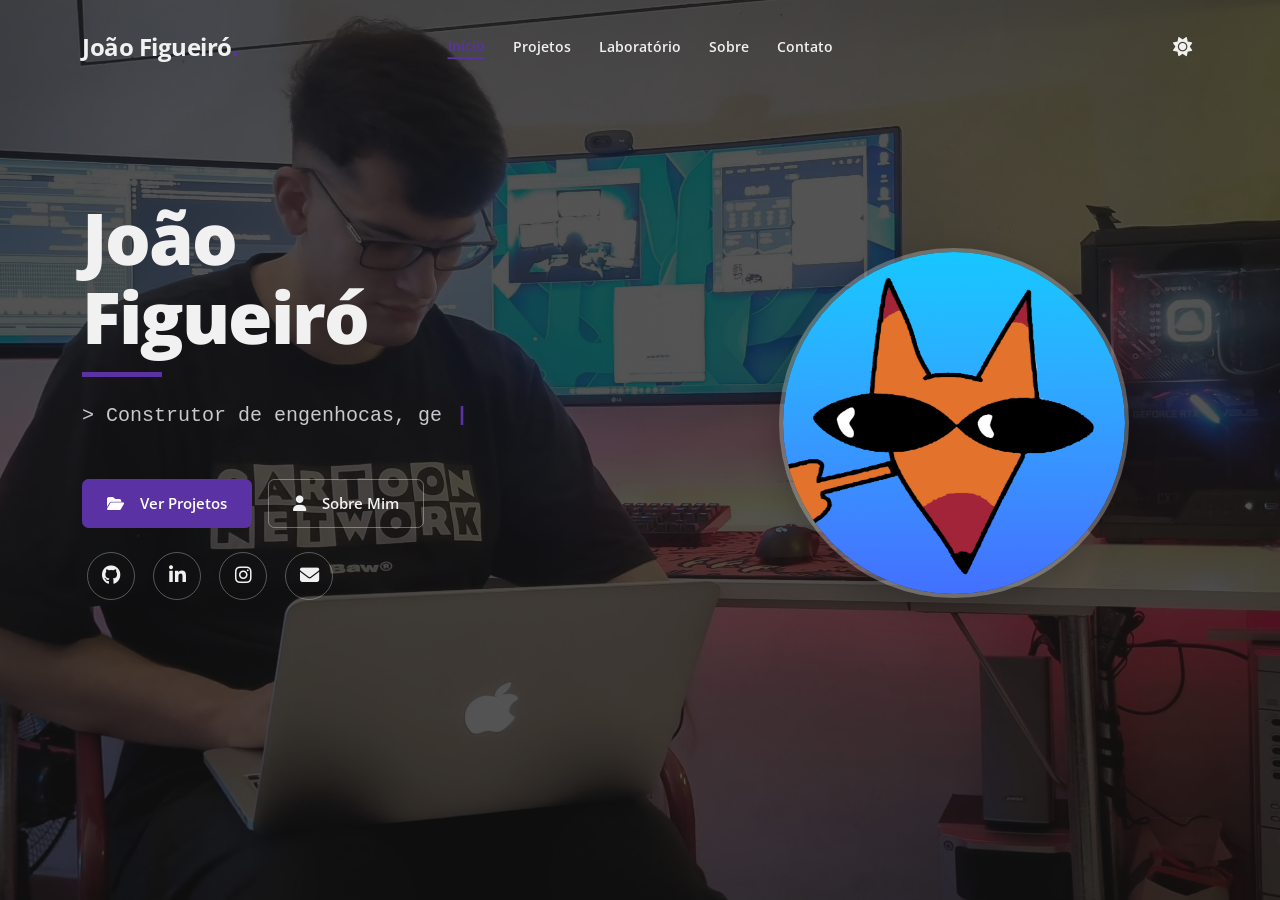
<file: html/index.html>
<!DOCTYPE html>
<html lang="pt-br" data-bs-theme="auto">
<head>
    <meta charset="UTF-8">
    <meta name="viewport" content="width=device-width, initial-scale=1.0">
    <title>João Figueiró</title>
    <link rel="icon" href="images/favicon.png" type="image/png">
    <link rel="preconnect" href="https://fonts.googleapis.com">
    <link rel="preconnect" href="https://fonts.gstatic.com" crossorigin>
    <link href="https://fonts.googleapis.com/css2?family=Open+Sans:wght@300;400;600;700;800&display=swap" rel="stylesheet">
    
    <link href="https://cdn.jsdelivr.net/npm/bootstrap@5.3.3/dist/css/bootstrap.min.css" rel="stylesheet">
    <link rel="stylesheet" href="https://cdnjs.cloudflare.com/ajax/libs/font-awesome/6.4.0/css/all.min.css">
    <link rel="stylesheet" href="style.css">

    <style>
        .profile-avatar-container {
            width: 350px;
            height: 350px;
            border-radius: 50%;
            overflow: hidden;
            border: 4px solid var(--bs-border-color);
            box-shadow: 0 10px 30px rgba(0, 0, 0, 0.2);
            transition: transform 0.3s ease, border-color 0.3s ease;
            margin: 0 auto;
            background-color: var(--bs-body-bg);
        }

        .profile-avatar-container:hover {
            transform: scale(1.02);
            border-color: var(--accent-color);
        }

        .profile-avatar-image {
            width: 100%;
            height: 100%;
            object-fit: cover;
        }

        .hero-main {
            min-height: calc(100vh - 100px);
            padding-bottom: 140px;
            position: relative;
            z-index: 2;
        }

        .areas-bar {
            position: fixed;
            bottom: 0;
            left: 0;
            width: 100%;
            padding: 1.25rem 0 1.5rem;
            background: linear-gradient(to top, rgba(20, 20, 20, 0.85) 60%, transparent);
            z-index: 10;
        }

        .areas-bar .areas-title {
            margin-bottom: 1rem;
        }

        /* Carrossel de fotos de fundo da home */
        .photo-background {
            position: fixed;
            top: 0;
            left: 0;
            width: 100%;
            height: 100%;
            overflow: hidden;
            z-index: -2;
            background-color: #111; /* cor sólida enquanto a primeira foto carrega */
        }

        .photo-background .slide {
            position: absolute;
            top: 0;
            left: 0;
            width: 100%;
            height: 100%;
            background-size: cover;
            background-position: center;
            opacity: 0;
            transition: opacity 1.5s ease-in-out;
        }

        .photo-background .slide.is-active {
            opacity: 1;
        }

        .video-overlay {
            position: fixed;
            top: 0;
            left: 0;
            width: 100%;
            height: 100%;
            background-color: rgba(20, 20, 20, 0.72);
            z-index: -1;
        }

        /* A home tem vídeo de fundo sempre escuro — o texto precisa ficar sempre claro,
           independente do tema claro/escuro selecionado (que continua valendo nas outras páginas) */
        h1,
        .navbar-brand,
        .nav-link,
        .area-item,
        .area-item i,
        .areas-title,
        .theme-toggle {
            color: #f1f1f1 !important;
        }
        .nav-link:hover, .nav-link.active {
            color: var(--accent-color) !important;
        }

        .tagline {
            color: #c9c9c9 !important;
        }

        .btn-outline-custom {
            color: #f1f1f1;
            border-color: rgba(255, 255, 255, 0.35);
        }
        .btn-outline-custom:hover {
            border-color: var(--accent-color);
            color: var(--accent-color) !important;
        }

        .social-btn {
            color: #f1f1f1;
            border-color: rgba(255, 255, 255, 0.3);
        }

        .profile-avatar-container {
            border-color: rgba(255, 255, 255, 0.3);
            background-color: rgba(0, 0, 0, 0.2);
        }

        /* Navbar precisa ficar acima do vídeo também */
        .navbar {
            position: relative;
            z-index: 2;
        }

        /* No mobile, reduzimos um pouco a opacidade do overlay para o vídeo respirar mais,
           já que a tela é menor e o texto ocupa mais espaço vertical */
        @media (max-width: 768px) {
            .video-overlay {
                background-color: rgba(20, 20, 20, 0.78);
            }
        }

        /* Quem pede menos movimento ainda vê as fotos, mas sem a transição de fade */
        @media (prefers-reduced-motion: reduce) {
            .photo-background .slide {
                transition: none;
            }
        }

        @media (max-width: 768px) {
            .areas-bar {
                position: static;
                background: none;
                padding: 0 0 2rem;
            }
            .hero-main {
                padding-bottom: 0;
            }
        }
    </style>
</head>
<body>

    <div class="photo-background" id="photoBackground"></div>
    <div class="video-overlay"></div>

    <nav class="navbar navbar-expand-lg pt-4 pb-3">
        <div class="container position-relative d-flex justify-content-between align-items-center">
            
            <a class="navbar-brand m-0" href="index.html">João Figueiró<span class="text-accent">.</span></a>
            
            <div class="d-none d-lg-flex align-items-center gap-2 position-absolute top-50 start-50 translate-middle">
                <a class="nav-link active" href="index.html">Início</a>
                <a class="nav-link" href="projetos.html">Projetos</a>
                <a class="nav-link" href="ultimatelab.html">Laboratório</a>
                <a class="nav-link" href="sobre.html">Sobre</a>
                <a class="nav-link" href="contato.html">Contato</a>
            </div>
            
            <button id="themeToggleBtn" class="theme-toggle m-0 border-0 bg-transparent" aria-label="Alternar Tema">
                <i class="fas fa-circle-half-stroke"></i>
            </button>
            
        </div>
    </nav>

    <main class="container flex-grow-1 d-flex align-items-center hero-main">
        <div class="row w-100 align-items-center justify-content-between">
            
            <div class="col-lg-6 text-start mb-5 mb-lg-0">
                <h1 class="mb-3" style="font-size: 4.5rem;">João<br>Figueiró</h1>
                
                <div class="title-divider mb-4"></div>
                
                <p class="tagline terminal-style fs-5 text-secondary mb-5">
                    <span id="typewriter" data-text="> Construtor de engenhocas, gearhead e maluco da informática_"></span>
                    <span class="cursor">|</span>
                </p>

                <div class="d-flex flex-column gap-4 mb-5">
                    <div class="d-flex flex-wrap gap-3">
                        <a href="projetos.html" class="btn-custom btn-primary-custom">
                            <i class="fas fa-folder-open me-2"></i> Ver Projetos
                        </a>
                        <a href="sobre.html" class="btn-custom btn-outline-custom">
                            <i class="fas fa-user me-2"></i> Sobre Mim
                        </a>
                    </div>

                    <div class="d-flex gap-2">
                        <a href="https://github.com/jvfigueiro" target="_blank" class="social-btn" aria-label="GitHub">
                            <i class="fab fa-github"></i>
                        </a>
                        <a href="https://linkedin.com/in/figueiro" target="_blank" class="social-btn" aria-label="LinkedIn">
                            <i class="fab fa-linkedin-in"></i>
                        </a>
                        <a href="https://instagram.com/jvfigueiro" target="_blank" class="social-btn" aria-label="Instagram">
                            <i class="fab fa-instagram"></i>
                        </a>
                        <a href="mailto:contato@jvfigueiro.com" class="social-btn" aria-label="E-mail">
                            <i class="fas fa-envelope"></i>
                        </a>
                    </div>
                </div>

            </div>

            <div class="col-lg-5 d-none d-lg-flex justify-content-end">
                <div class="profile-avatar-container">
                    <img src="images/avatar.png" alt="Avatar João Figueiró" class="profile-avatar-image">
                </div>
            </div>

        </div>   
    </main>

    <script src="script.js"></script>
    <script>
        // Carrossel de fotos de fundo da home — cross-fade automático, sem controles manuais
        (function () {
            const photos = [
                'images/hero-1.jpg',
                'images/hero-2.jpg'
            ];
            const intervalMs = 5000;
            const container = document.getElementById('photoBackground');
            if (!container) return;

            // Cria um <div class="slide"> para cada foto, todos sobrepostos via CSS
            photos.forEach((src, index) => {
                const slide = document.createElement('div');
                slide.className = 'slide' + (index === 0 ? ' is-active' : '');
                slide.style.backgroundImage = `url('${src}')`;
                container.appendChild(slide);
            });

            const slides = container.querySelectorAll('.slide');
            if (slides.length <= 1) return; // nada para alternar

            let current = 0;
            setInterval(() => {
                slides[current].classList.remove('is-active');
                current = (current + 1) % slides.length;
                slides[current].classList.add('is-active');
            }, intervalMs);
        })();
    </script>
</body>
</html>
</file>
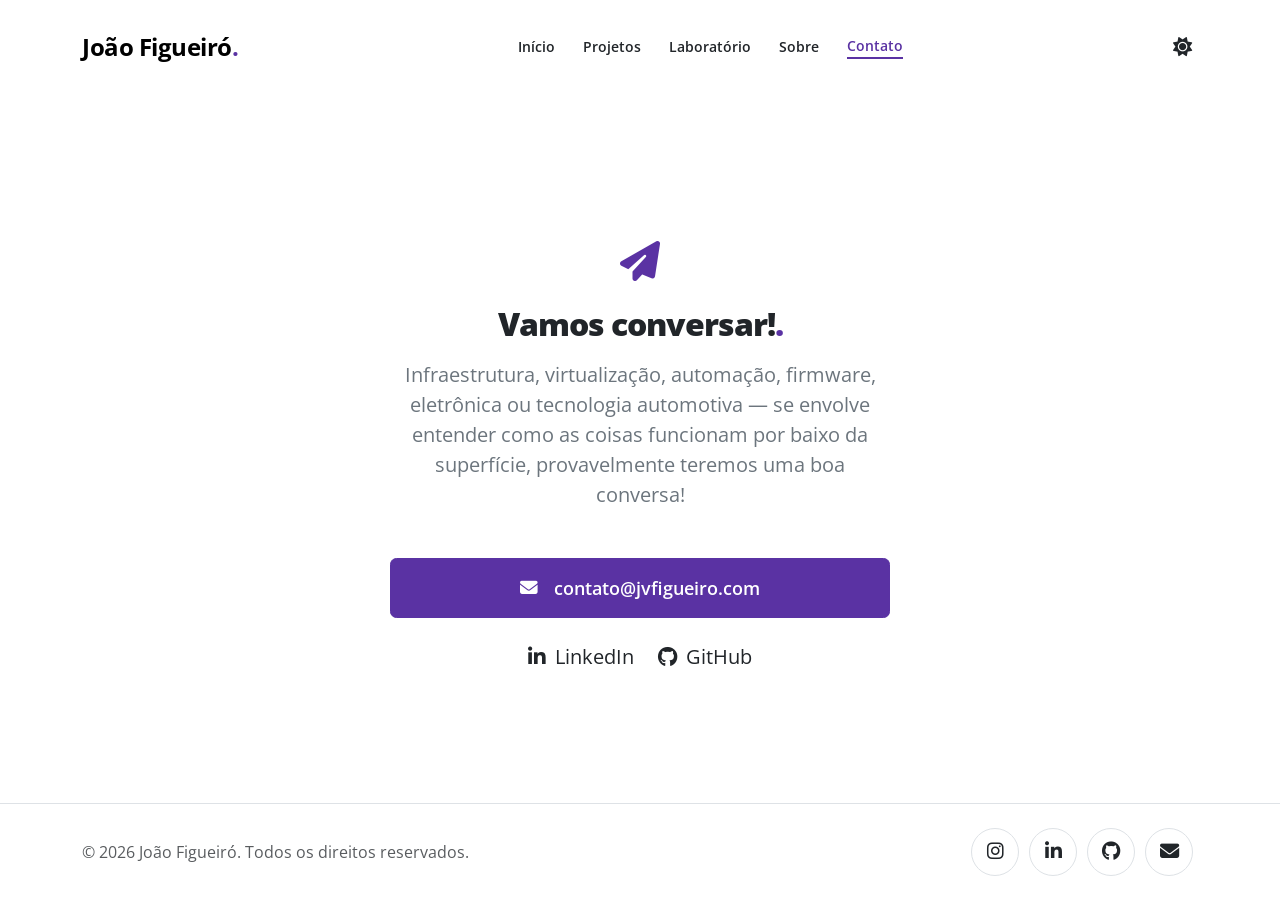
<file: html/contato.html>
<!DOCTYPE html>
<html lang="pt-br" data-bs-theme="auto">
<head>
    <meta charset="UTF-8">
    <meta name="viewport" content="width=device-width, initial-scale=1.0">
    <title>Contato | João Figueiró</title>
    <link rel="icon" href="images/favicon.png" type="image/png">
    <link rel="preconnect" href="https://fonts.googleapis.com">
    <link rel="preconnect" href="https://fonts.gstatic.com" crossorigin>
    <link href="https://fonts.googleapis.com/css2?family=Open+Sans:wght@300;400;600;700;800&display=swap" rel="stylesheet">
    
    <link href="https://cdn.jsdelivr.net/npm/bootstrap@5.3.3/dist/css/bootstrap.min.css" rel="stylesheet">
    <link rel="stylesheet" href="https://cdnjs.cloudflare.com/ajax/libs/font-awesome/6.4.0/css/all.min.css">

    <link rel="stylesheet" href="style.css">
</head>
<body>

    <nav class="navbar navbar-expand-lg pt-4 pb-3">
        <div class="container">
            <a class="navbar-brand" href="index.html">João Figueiró<span class="text-accent">.</span></a>
            
            <div class="mx-auto d-none d-lg-flex align-items-center gap-2">
                <a class="nav-link" href="index.html">Início</a>
                <a class="nav-link" href="projetos.html">Projetos</a>
                <a class="nav-link" href="ultimatelab.html">Laboratório</a>
                <a class="nav-link" href="sobre.html">Sobre</a>
                <a class="nav-link active" href="contato.html">Contato</a>
            </div>
            
            <button id="themeToggleBtn" class="theme-toggle" aria-label="Alternar Tema">
                <i class="fas fa-circle-half-stroke"></i>
            </button>
        </div>
    </nav>

<main class="container flex-grow-1 d-flex align-items-center justify-content-center py-5 mt-4">
        <div class="text-center" style="max-width: 500px;">
            <i class="fas fa-paper-plane fs-1 text-accent mb-4"></i>
            <h2 class="mb-3" style="font-weight: 800; letter-spacing: -1px;">Vamos conversar!<span class="text-accent">.</span></h2>
            <p class="text-secondary mb-5 fs-5">
                Infraestrutura, virtualização, automação, firmware, eletrônica ou tecnologia automotiva — se envolve entender como as coisas funcionam por baixo da superfície, provavelmente teremos uma boa conversa!
            </p>
            
            <a href="mailto:contato@jvfigueiro.com" class="btn-custom btn-primary-custom btn-lg w-100 mb-4 justify-content-center py-3" style="font-size: 1.1rem;">
                <i class="fas fa-envelope me-2"></i> contato@jvfigueiro.com
            </a>

            <div class="d-flex justify-content-center gap-4">
                <a href="https://linkedin.com/in/figueiro" target="_blank" class="text-body text-decoration-none fs-5 hover-accent" style="transition: color 0.2s;">
                    <i class="fab fa-linkedin-in me-1"></i> LinkedIn
                </a>
                <a href="https://github.com/jvfigueiro" target="_blank" class="text-body text-decoration-none fs-5 hover-accent" style="transition: color 0.2s;">
                    <i class="fab fa-github me-1"></i> GitHub
                </a>
            </div>
        </div>
    </main>

    <style> .hover-accent:hover { color: var(--accent-color) !important; } </style>

     <footer class="w-100 border-top py-4 mt-auto">
        <div class="container d-flex flex-column flex-md-row justify-content-between align-items-center">
            
            <p class="text-muted mb-3 mb-md-0 fs-6">
                &copy; <span id="currentYear"></span> João Figueiró. Todos os direitos reservados.
            </p>
            
            <div class="d-flex">
                <a href="https://instagram.com/jvfigueiro" target="_blank" class="social-btn" aria-label="Instagram">
                    <i class="fab fa-instagram"></i>
                </a>
                <a href="https://linkedin.com/in/figueiro" target="_blank" class="social-btn" aria-label="LinkedIn">
                    <i class="fab fa-linkedin-in"></i>
                </a>
                <a href="https://github.com/jvfigueiro" target="_blank" class="social-btn" aria-label="GitHub">
                    <i class="fab fa-github"></i>
                </a>
                <a href="mailto:contato@jvfigueiro.com" class="social-btn" aria-label="E-mail">
                    <i class="fas fa-envelope"></i>
                </a>
            </div>
            
        </div>
    </footer>

    <script src="script.js"></script>

</body>
</html>
</file>
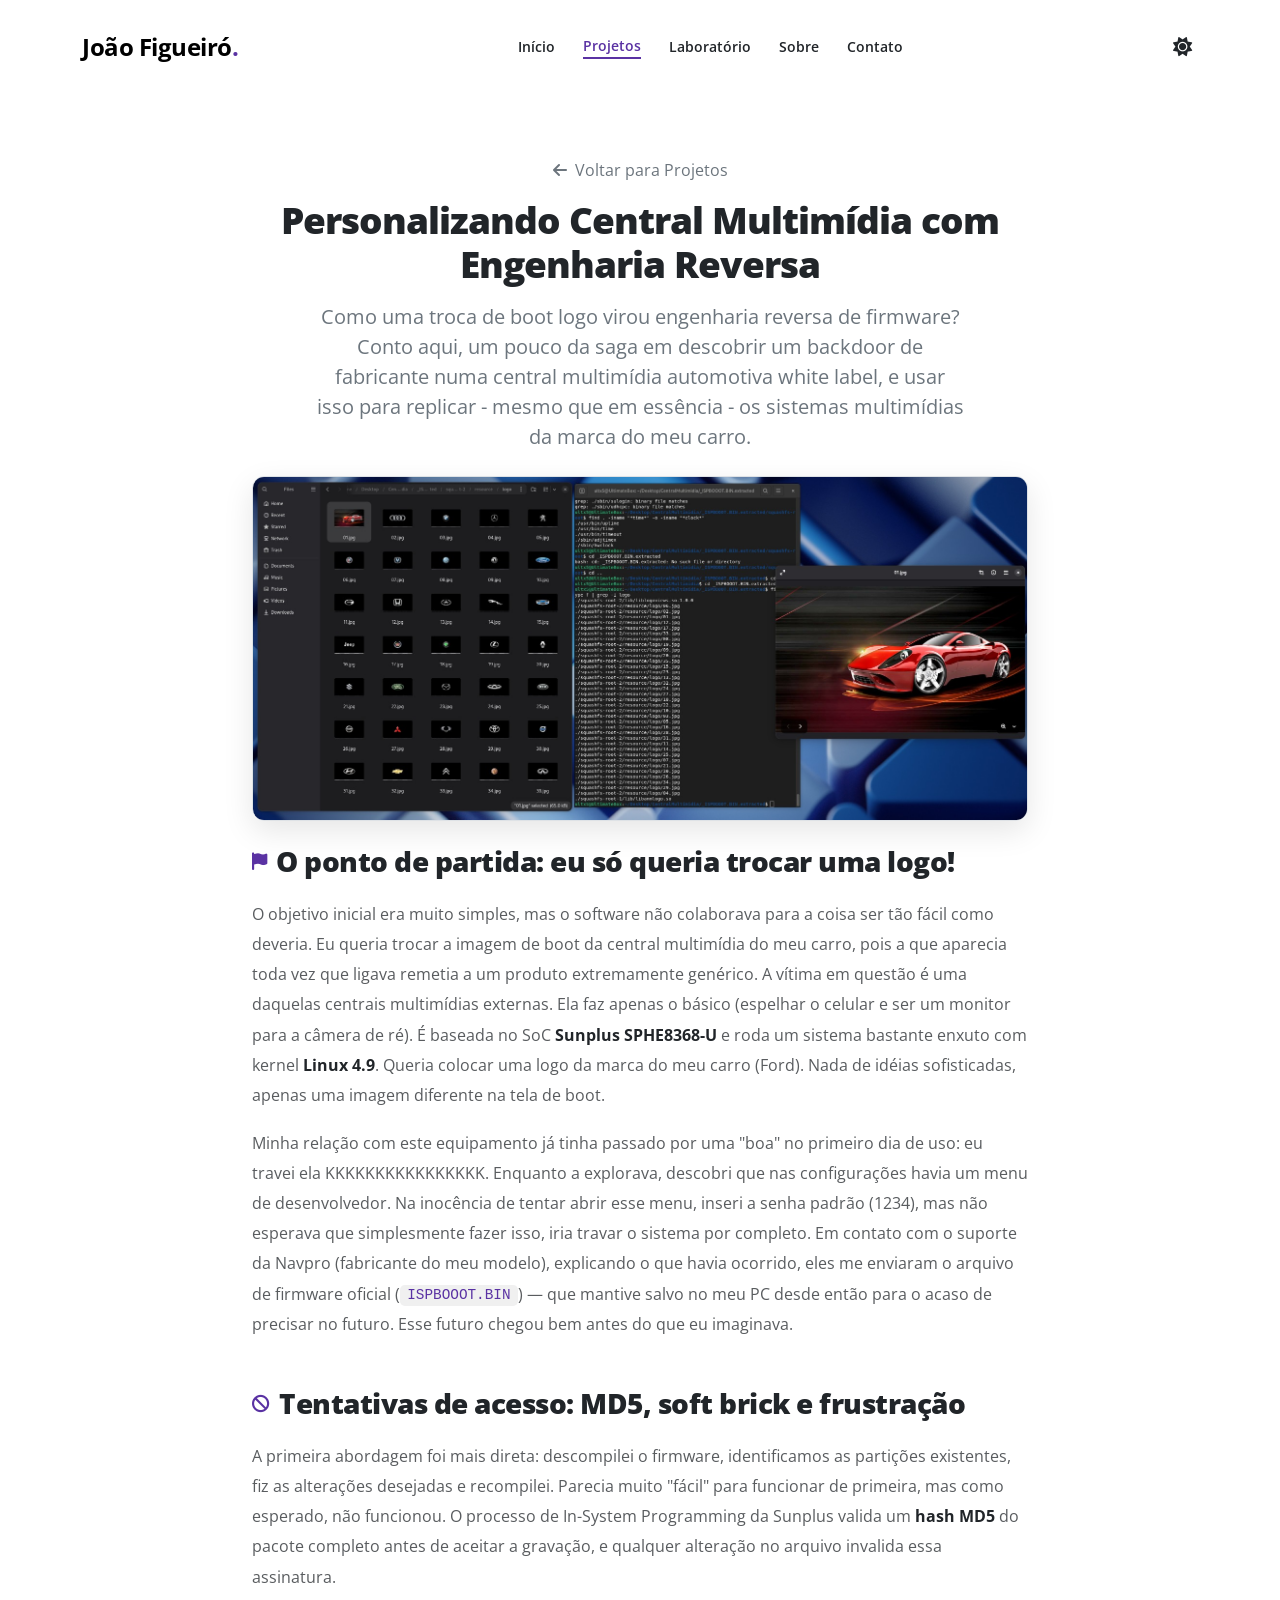
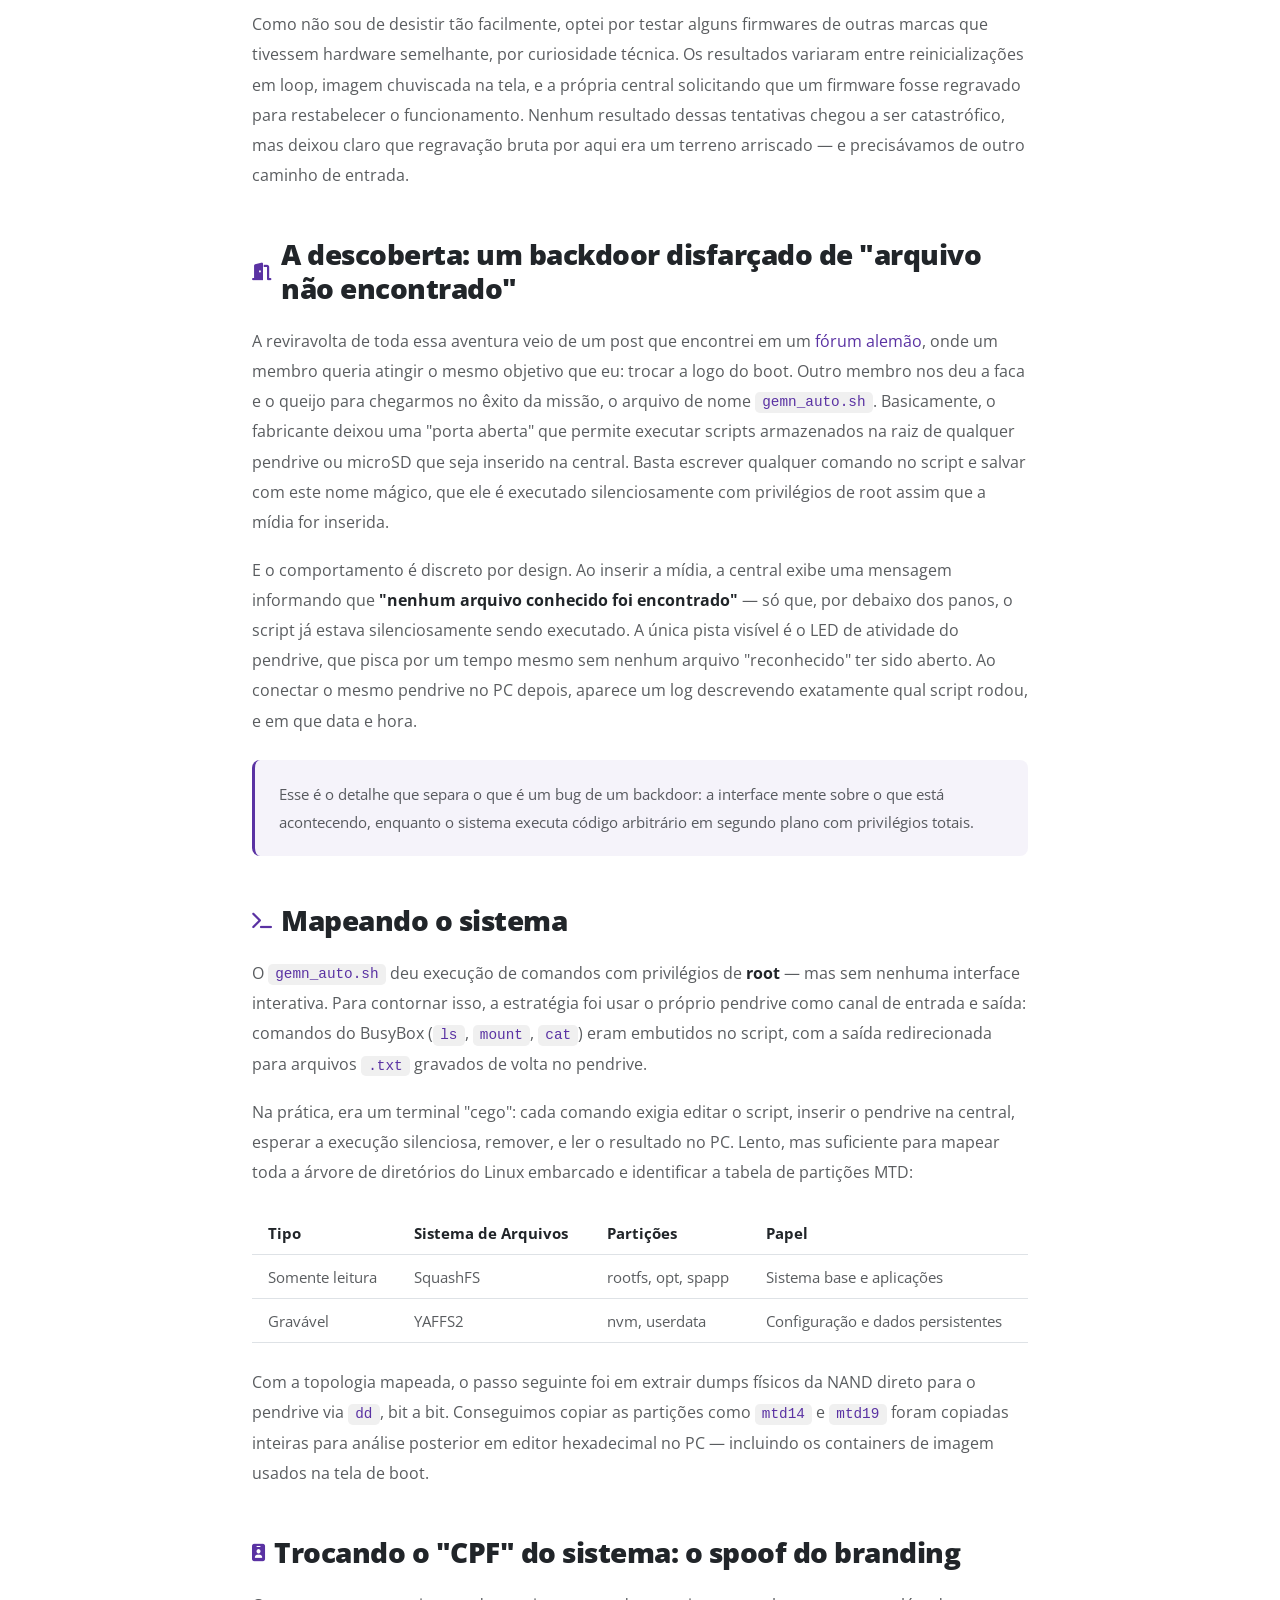
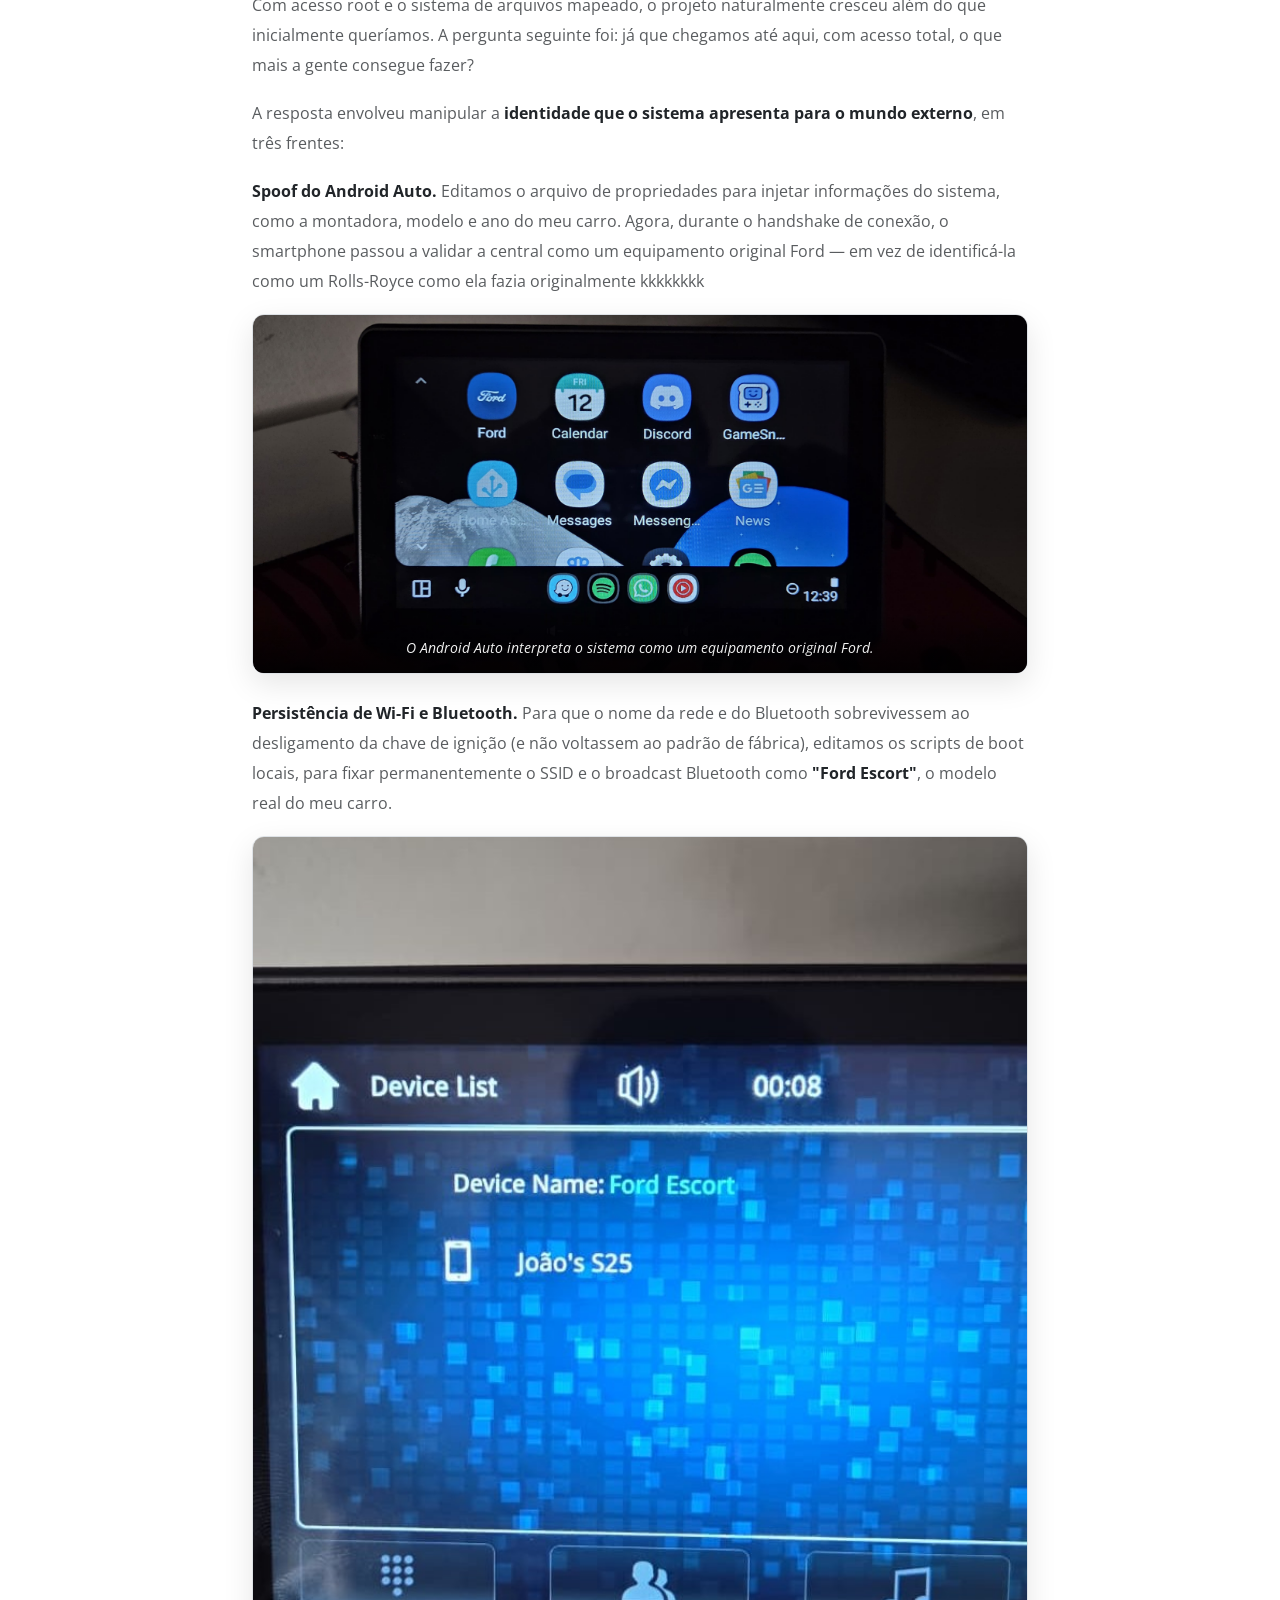
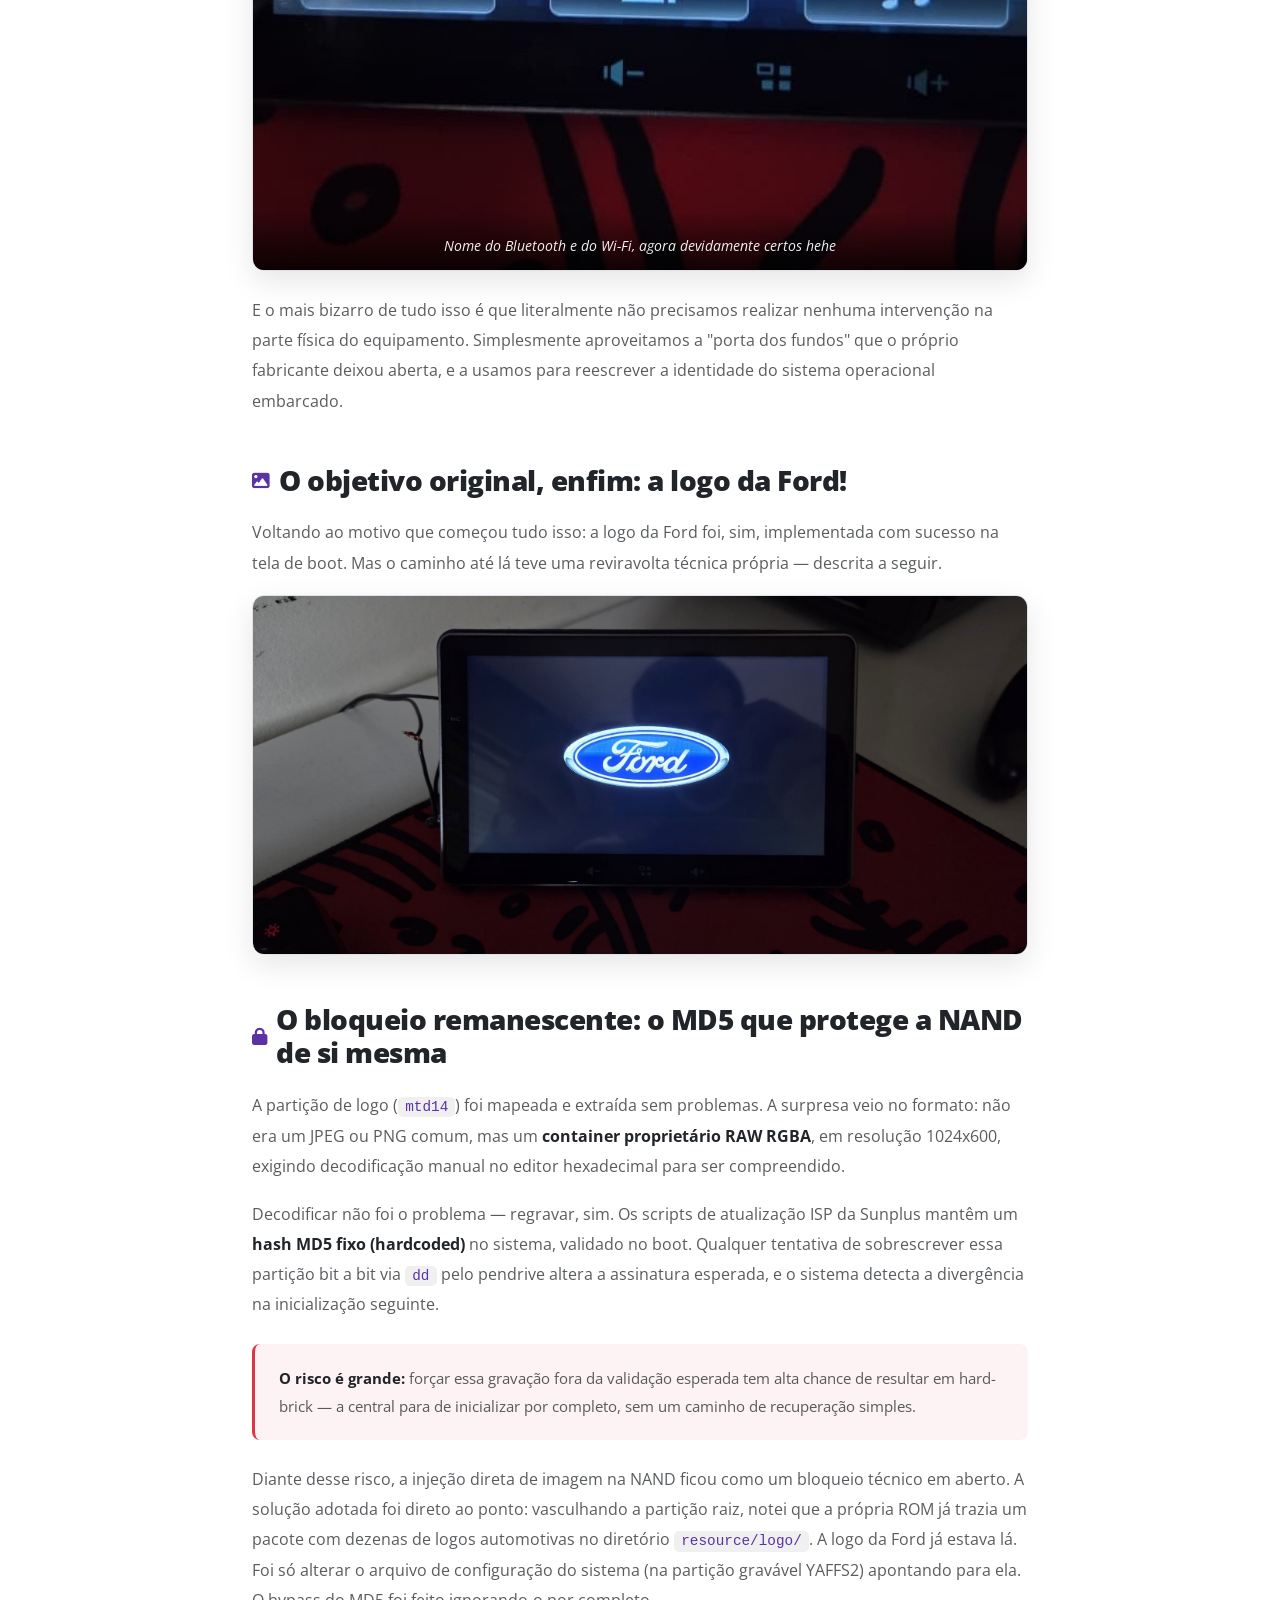
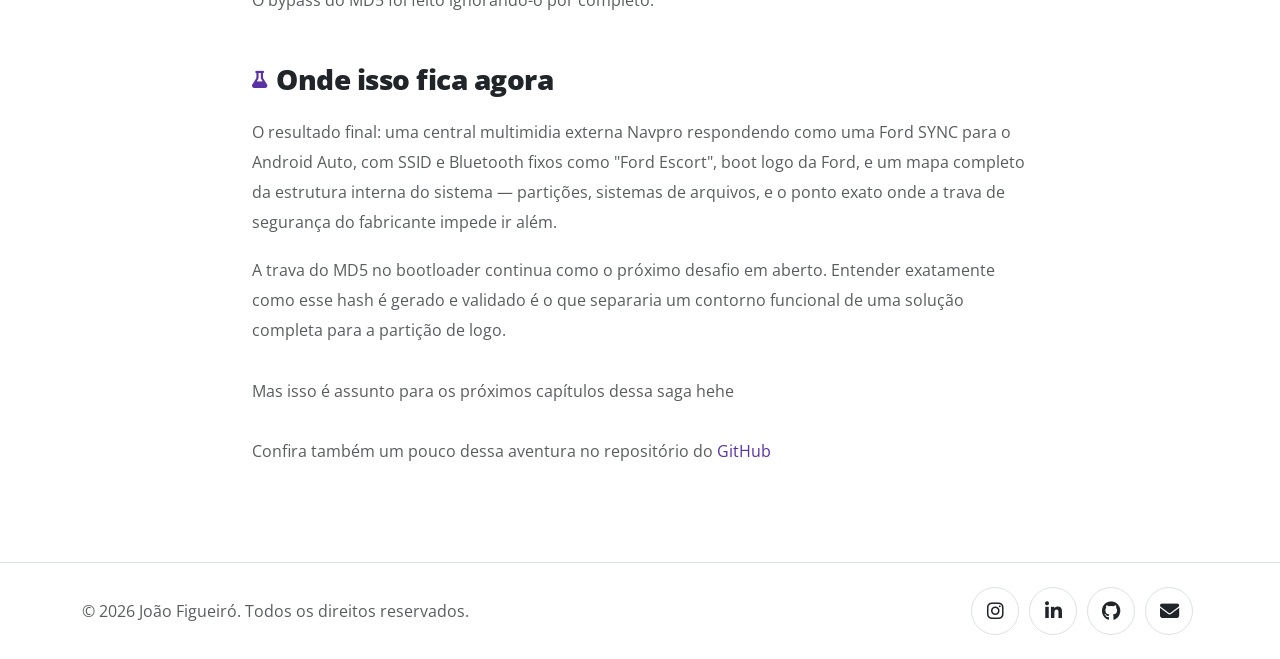
<file: html/firmware-navpro.html>
<!DOCTYPE html>
<html lang="pt-br" data-bs-theme="auto">
<head>
    <meta charset="UTF-8">
    <meta name="viewport" content="width=device-width, initial-scale=1.0">
    <title>Personalizando Central Multimídia com Engenharia Reversa | João Figueiró</title>
    <link rel="icon" href="images/favicon.png" type="image/png">
    <link rel="preconnect" href="https://fonts.googleapis.com">
    <link rel="preconnect" href="https://fonts.gstatic.com" crossorigin>
    <link href="https://fonts.googleapis.com/css2?family=Open+Sans:wght@300;400;600;700;800&display=swap" rel="stylesheet">

    <link href="https://cdn.jsdelivr.net/npm/bootstrap@5.3.3/dist/css/bootstrap.min.css" rel="stylesheet">
    <link rel="stylesheet" href="https://cdnjs.cloudflare.com/ajax/libs/font-awesome/6.4.0/css/all.min.css">

    <link rel="stylesheet" href="style.css?=v2">

    <style>
        .writeup-meta {
            display: flex;
            flex-wrap: wrap;
            gap: 0.75rem;
            justify-content: center;
            margin-bottom: 2.5rem;
        }
        .writeup-section {
            margin-bottom: 3rem;
        }
        .writeup-section h3 {
            font-weight: 800;
            letter-spacing: -0.5px;
            margin-bottom: 1.25rem;
            display: flex;
            align-items: center;
            gap: 0.6rem;
        }
        .writeup-section h3 i {
            color: var(--accent-color);
            font-size: 1.1rem;
        }
        .writeup-section p {
            color: var(--bs-secondary-color);
            line-height: 1.85;
            font-size: 1.02rem;
            margin-bottom: 1.1rem;
        }
        .writeup-section p strong {
            color: var(--bs-body-color);
        }
        .callout-box {
            background-color: rgba(90, 50, 163, 0.06);
            border-left: 3px solid var(--accent-color);
            border-radius: 0.5rem;
            padding: 1.25rem 1.5rem;
            margin: 1.5rem 0;
        }
        .callout-box p {
            margin-bottom: 0;
            font-size: 0.95rem;
        }
        .callout-box.warning-box {
            background-color: rgba(220, 53, 69, 0.06);
            border-left-color: #dc3545;
        }
        code.inline-code {
            background-color: rgba(128, 128, 128, 0.12);
            padding: 0.15rem 0.45rem;
            border-radius: 0.3rem;
            font-size: 0.88em;
            color: var(--accent-color);
        }
        .tech-table {
            width: 100%;
            border-collapse: collapse;
            margin: 1.5rem 0;
            font-size: 0.92rem;
        }
        .tech-table th, .tech-table td {
            padding: 0.65rem 1rem;
            border-bottom: 1px solid var(--bs-border-color);
            text-align: left;
        }
        .tech-table th {
            color: var(--bs-body-color);
            font-weight: 700;
            white-space: nowrap;
        }
        .tech-table td {
            color: var(--bs-secondary-color);
        }
    </style>
</head>
<body>

    <nav class="navbar navbar-expand-lg pt-4 pb-3">
        <div class="container">
            <a class="navbar-brand" href="index.html">João Figueiró<span class="text-accent">.</span></a>

            <div class="mx-auto d-none d-lg-flex align-items-center gap-2">
                <a class="nav-link" href="index.html">Início</a>
                <a class="nav-link active" href="projetos.html">Projetos</a>
                <a class="nav-link" href="ultimatelab.html">Laboratório</a>
                <a class="nav-link" href="sobre.html">Sobre</a>
                <a class="nav-link" href="contato.html">Contato</a>
            </div>

            <button id="themeToggleBtn" class="theme-toggle" aria-label="Alternar Tema">
                <i class="fas fa-circle-half-stroke"></i>
            </button>
        </div>
    </nav>

    <main class="container flex-grow-1 py-5 mt-4" style="max-width: 800px;">

        <div class="text-center mb-4">
            <a href="projetos.html" class="text-secondary text-decoration-none fs-6 mb-3 d-inline-block">
                <i class="fas fa-arrow-left me-1"></i> Voltar para Projetos
            </a>
            <h2 class="mb-3" style="font-weight: 800; letter-spacing: -1px; font-size: 2.3rem;">
                Personalizando Central Multimídia com Engenharia Reversa
            </h2>
            <p class="text-secondary fs-5 mx-auto" style="max-width: 650px;">
                Como uma troca de boot logo virou engenharia reversa de firmware? Conto aqui, um pouco da saga em descobrir um backdoor de fabricante numa central multimídia automotiva white label, e usar isso para replicar - mesmo que em essência - os sistemas multimídias da marca do meu carro.
            </p>
        </div>

        <div class="featured-image-container">
            <img src="images/originallogo.jpeg" alt="Bizarro foi descobrir que o firmware tinha logos de várias marcas, só não tinha a opção para substituir." onerror="this.style.display='none'">
        </div>
     
        <div class="writeup-section">
            <h3><i class="fas fa-flag"></i> O ponto de partida: eu só queria trocar uma logo!</h3>
            <p>
                O objetivo inicial era muito simples, mas o software não colaborava para a coisa ser tão fácil como deveria. Eu queria trocar a imagem de boot da central multimídia do meu carro, pois a que aparecia toda vez que ligava remetia a um produto extremamente genérico. A vítima em questão é uma daquelas centrais multimídias externas. Ela faz apenas o básico (espelhar o celular e ser um monitor para a câmera de ré). É baseada no SoC <strong>Sunplus SPHE8368-U</strong> e roda um sistema bastante enxuto com kernel <strong>Linux 4.9</strong>. Queria colocar uma logo da marca do meu carro (Ford). Nada de idéias sofisticadas, apenas uma imagem diferente na tela de boot.
            </p>
            <p>
                Minha relação com este equipamento já tinha passado por uma "boa" no primeiro dia de uso: eu travei ela KKKKKKKKKKKKKKKK. Enquanto a explorava, descobri que nas configurações havia um menu de desenvolvedor. Na inocência de tentar abrir esse menu, inseri a senha padrão (1234), mas não esperava que simplesmente fazer isso, iria travar o sistema por completo. Em contato com o suporte da Navpro (fabricante do meu modelo), explicando o que havia ocorrido, eles me enviaram o arquivo de firmware oficial (<code class="inline-code">ISPBOOOT.BIN</code>) — que mantive salvo no meu PC desde então para o acaso de precisar no futuro. Esse futuro chegou bem antes do que eu imaginava.
            </p>
        </div>

        <div class="writeup-section">
            <h3><i class="fas fa-ban"></i> Tentativas de acesso: MD5, soft brick e frustração</h3>
            <p>
                A primeira abordagem foi mais direta: descompilei o firmware, identificamos as partições existentes, fiz as alterações desejadas e recompilei. Parecia muito "fácil" para funcionar de primeira, mas como esperado, não funcionou. O processo de In-System Programming da Sunplus valida um <strong>hash MD5</strong> do pacote completo antes de aceitar a gravação, e qualquer alteração no arquivo invalida essa assinatura.
            </p>
            <p>
                Como não sou de desistir tão facilmente, optei por testar alguns firmwares de outras marcas que tivessem hardware semelhante, por curiosidade técnica. Os resultados variaram entre reinicializações em loop, imagem chuviscada na tela, e a própria central solicitando que um firmware fosse regravado para restabelecer o funcionamento. Nenhum resultado dessas tentativas chegou a ser catastrófico, mas deixou claro que regravação bruta por aqui era um terreno arriscado — e precisávamos de outro caminho de entrada.
            </p>
        </div>

        <div class="writeup-section">
            <h3><i class="fas fa-door-open"></i> A descoberta: um backdoor disfarçado de "arquivo não encontrado"</h3>
            <p>
                A reviravolta de toda essa aventura veio de um post que encontrei em um <a href="https://www.computerbase.de/forum/threads/bin-datei-bearbeitbar.2211291/#post-29808430" class="text-accent text-decoration-none">fórum alemão</a>, onde um membro queria atingir o mesmo objetivo que eu: trocar a logo do boot. Outro membro nos deu a faca e o queijo para chegarmos no êxito da missão, o arquivo de nome <code class="inline-code">gemn_auto.sh</code>. Basicamente, o fabricante deixou uma "porta aberta" que permite executar scripts armazenados na raiz de qualquer pendrive ou microSD que seja inserido na central. Basta escrever qualquer comando no script e salvar com este nome mágico, que ele é executado silenciosamente com privilégios de root assim que a mídia for inserida. 
            </p>
            <p>
                E o comportamento é discreto por design. Ao inserir a mídia, a central exibe uma mensagem informando que <strong>"nenhum arquivo conhecido foi encontrado"</strong> — só que, por debaixo dos panos, o script já estava silenciosamente sendo executado. A única pista visível é o LED de atividade do pendrive, que pisca por um tempo mesmo sem nenhum arquivo "reconhecido" ter sido aberto. Ao conectar o mesmo pendrive no PC depois, aparece um log descrevendo exatamente qual script rodou, e em que data e hora.
            </p>
            <div class="callout-box">
                <p>
                    Esse é o detalhe que separa o que é um bug de um backdoor: a interface mente sobre o que está acontecendo, enquanto o sistema executa código arbitrário em segundo plano com privilégios totais.
                </p>
            </div>
        </div>

        <div class="writeup-section">
            <h3><i class="fas fa-terminal"></i> Mapeando o sistema</h3>
            <p>
                O <code class="inline-code">gemn_auto.sh</code> deu execução de comandos com privilégios de <strong>root</strong> — mas sem nenhuma interface interativa. Para contornar isso, a estratégia foi usar o próprio pendrive como canal de entrada e saída: comandos do BusyBox (<code class="inline-code">ls</code>, <code class="inline-code">mount</code>, <code class="inline-code">cat</code>) eram embutidos no script, com a saída redirecionada para arquivos <code class="inline-code">.txt</code> gravados de volta no pendrive.
            </p>
            <p>
                Na prática, era um terminal "cego": cada comando exigia editar o script, inserir o pendrive na central, esperar a execução silenciosa, remover, e ler o resultado no PC. Lento, mas suficiente para mapear toda a árvore de diretórios do Linux embarcado e identificar a tabela de partições MTD:
            </p>
            <table class="tech-table">
                <thead>
                    <tr><th>Tipo</th><th>Sistema de Arquivos</th><th>Partições</th><th>Papel</th></tr>
                </thead>
                <tbody>
                    <tr><td>Somente leitura</td><td>SquashFS</td><td>rootfs, opt, spapp</td><td>Sistema base e aplicações</td></tr>
                    <tr><td>Gravável</td><td>YAFFS2</td><td>nvm, userdata</td><td>Configuração e dados persistentes</td></tr>
                </tbody>
            </table>
            <p>
                Com a topologia mapeada, o passo seguinte foi em extrair dumps físicos da NAND direto para o pendrive via <code class="inline-code">dd</code>, bit a bit. Conseguimos copiar as partições como <code class="inline-code">mtd14</code> e <code class="inline-code">mtd19</code> foram copiadas inteiras para análise posterior em editor hexadecimal no PC — incluindo os containers de imagem usados na tela de boot.
            </p>
        </div>

        <div class="writeup-section">
            <h3><i class="fas fa-id-badge"></i> Trocando o "CPF" do sistema: o spoof do branding</h3>
            <p>
                Com acesso root e o sistema de arquivos mapeado, o projeto naturalmente cresceu além do que inicialmente queríamos. A pergunta seguinte foi: já que chegamos até aqui, com acesso total, o que mais a gente consegue fazer?
            </p>
            <p>
                A resposta envolveu manipular a <strong>identidade que o sistema apresenta para o mundo externo</strong>, em três frentes:
            </p>
            <p>
                <strong>Spoof do Android Auto.</strong> Editamos o arquivo de propriedades para injetar informações do sistema, como a montadora, modelo e ano do meu carro. Agora, durante o handshake de conexão, o smartphone passou a validar a central como um equipamento original Ford — em vez de identificá-la como um Rolls-Royce como ela fazia originalmente kkkkkkkk
            </p>
            <figure class="featured-image-container">
                <img src="images/androidauto.jpg" alt="O Android Auto interpreta o sistema como um equipamento original Ford" onerror="this.style.display='none'">
                <figcaption class="image-caption">O Android Auto interpreta o sistema como um equipamento original Ford.</figcaption>
            </figure>             
            <p>                
                <strong>Persistência de Wi-Fi e Bluetooth.</strong> Para que o nome da rede e do Bluetooth sobrevivessem ao desligamento da chave de ignição (e não voltassem ao padrão de fábrica), editamos os scripts de boot locais, para fixar permanentemente o SSID e o broadcast Bluetooth como <strong>"Ford Escort"</strong>, o modelo real do meu carro.
            </p>
            <figure class="featured-image-container">
                <img src="images/btname.jpeg" alt="Nome do Bluetooth e do Wi-Fi, agora devidamente certos hehe" onerror="this.style.display='none'">
                <figcaption class="image-caption">Nome do Bluetooth e do Wi-Fi, agora devidamente certos hehe</figcaption>
            </figure>   
            <p>
                E o mais bizarro de tudo isso é que literalmente não precisamos realizar nenhuma intervenção na parte física do equipamento. Simplesmente aproveitamos a "porta dos fundos" que o próprio fabricante deixou aberta, e a usamos para reescrever a identidade do sistema operacional embarcado.
            </p>
        </div>

        <div class="writeup-section">
            <h3><i class="fas fa-image"></i> O objetivo original, enfim: a logo da Ford!</h3>
            <p>
                Voltando ao motivo que começou tudo isso: a logo da Ford foi, sim, implementada com sucesso na tela de boot. Mas o caminho até lá teve uma reviravolta técnica própria — descrita a seguir.
            </p>
            <div class="featured-image-container">
            <img src="images/bootlogo.jpg" alt="Finalmente!" onerror="this.style.display='none'">
        </div>
        </div>

        <div class="writeup-section">
            <h3><i class="fas fa-lock"></i> O bloqueio remanescente: o MD5 que protege a NAND de si mesma</h3>
            <p>
                A partição de logo (<code class="inline-code">mtd14</code>) foi mapeada e extraída sem problemas. A surpresa veio no formato: não era um JPEG ou PNG comum, mas um <strong>container proprietário RAW RGBA</strong>, em resolução 1024x600, exigindo decodificação manual no editor hexadecimal para ser compreendido.
            </p>
            <p>
                Decodificar não foi o problema — regravar, sim. Os scripts de atualização ISP da Sunplus mantêm um <strong>hash MD5 fixo (hardcoded)</strong> no sistema, validado no boot. Qualquer tentativa de sobrescrever essa partição bit a bit via <code class="inline-code">dd</code> pelo pendrive altera a assinatura esperada, e o sistema detecta a divergência na inicialização seguinte.
            </p>
            <div class="callout-box warning-box">
                <p>
                    <strong>O risco é grande:</strong> forçar essa gravação fora da validação esperada tem alta chance de resultar em hard-brick — a central para de inicializar por completo, sem um caminho de recuperação simples.
                </p>
            </div>
            <p>
                Diante desse risco, a injeção direta de imagem na NAND ficou como um bloqueio técnico em aberto. A solução adotada foi direto ao ponto: vasculhando a partição raiz, notei que a própria ROM já trazia um pacote com dezenas de logos automotivas no diretório <code class="inline-code">resource/logo/</code>. A logo da Ford já estava lá. Foi só alterar o arquivo de configuração do sistema (na partição gravável YAFFS2) apontando para ela. O bypass do MD5 foi feito ignorando-o por completo.
            </p>
        </div>

        <div class="writeup-section">
            <h3><i class="fas fa-flask"></i> Onde isso fica agora</h3>
            <p>
                O resultado final: uma central multimidia externa Navpro respondendo como uma Ford SYNC para o Android Auto, com SSID e Bluetooth fixos como "Ford Escort", boot logo da Ford, e um mapa completo da estrutura interna do sistema — partições, sistemas de arquivos, e o ponto exato onde a trava de segurança do fabricante impede ir além.
            </p>
            <p>
                A trava do MD5 no bootloader continua como o próximo desafio em aberto. Entender exatamente como esse hash é gerado e validado é o que separaria um contorno funcional de uma solução completa para a partição de logo. <br><br>Mas isso é assunto para os próximos capítulos dessa saga hehe

                <br><br>Confira também um pouco dessa aventura no repositório do <a href="https://github.com/jvfigueiro/sphe8368-headunit-modding" class="text-accent text-decoration-none">GitHub</a>
            </p>
        </div>

    </main>

    <footer class="w-100 border-top py-4 mt-auto">
        <div class="container d-flex flex-column flex-md-row justify-content-between align-items-center">

            <p class="text-muted mb-3 mb-md-0 fs-6">
                &copy; <span id="currentYear"></span> João Figueiró. Todos os direitos reservados.
            </p>

            <div class="d-flex">
                <a href="https://instagram.com/jvfigueiro" target="_blank" class="social-btn" aria-label="Instagram">
                    <i class="fab fa-instagram"></i>
                </a>
                <a href="https://linkedin.com/in/figueiro" target="_blank" class="social-btn" aria-label="LinkedIn">
                    <i class="fab fa-linkedin-in"></i>
                </a>
                <a href="https://github.com/jvfigueiro" target="_blank" class="social-btn" aria-label="GitHub">
                    <i class="fab fa-github"></i>
                </a>
                <a href="mailto:contato@jvfigueiro.com" class="social-btn" aria-label="E-mail">
                    <i class="fas fa-envelope"></i>
                </a>
            </div>

        </div>
    </footer>

    <script src="script.js"></script>

</body>
</html>
</file>
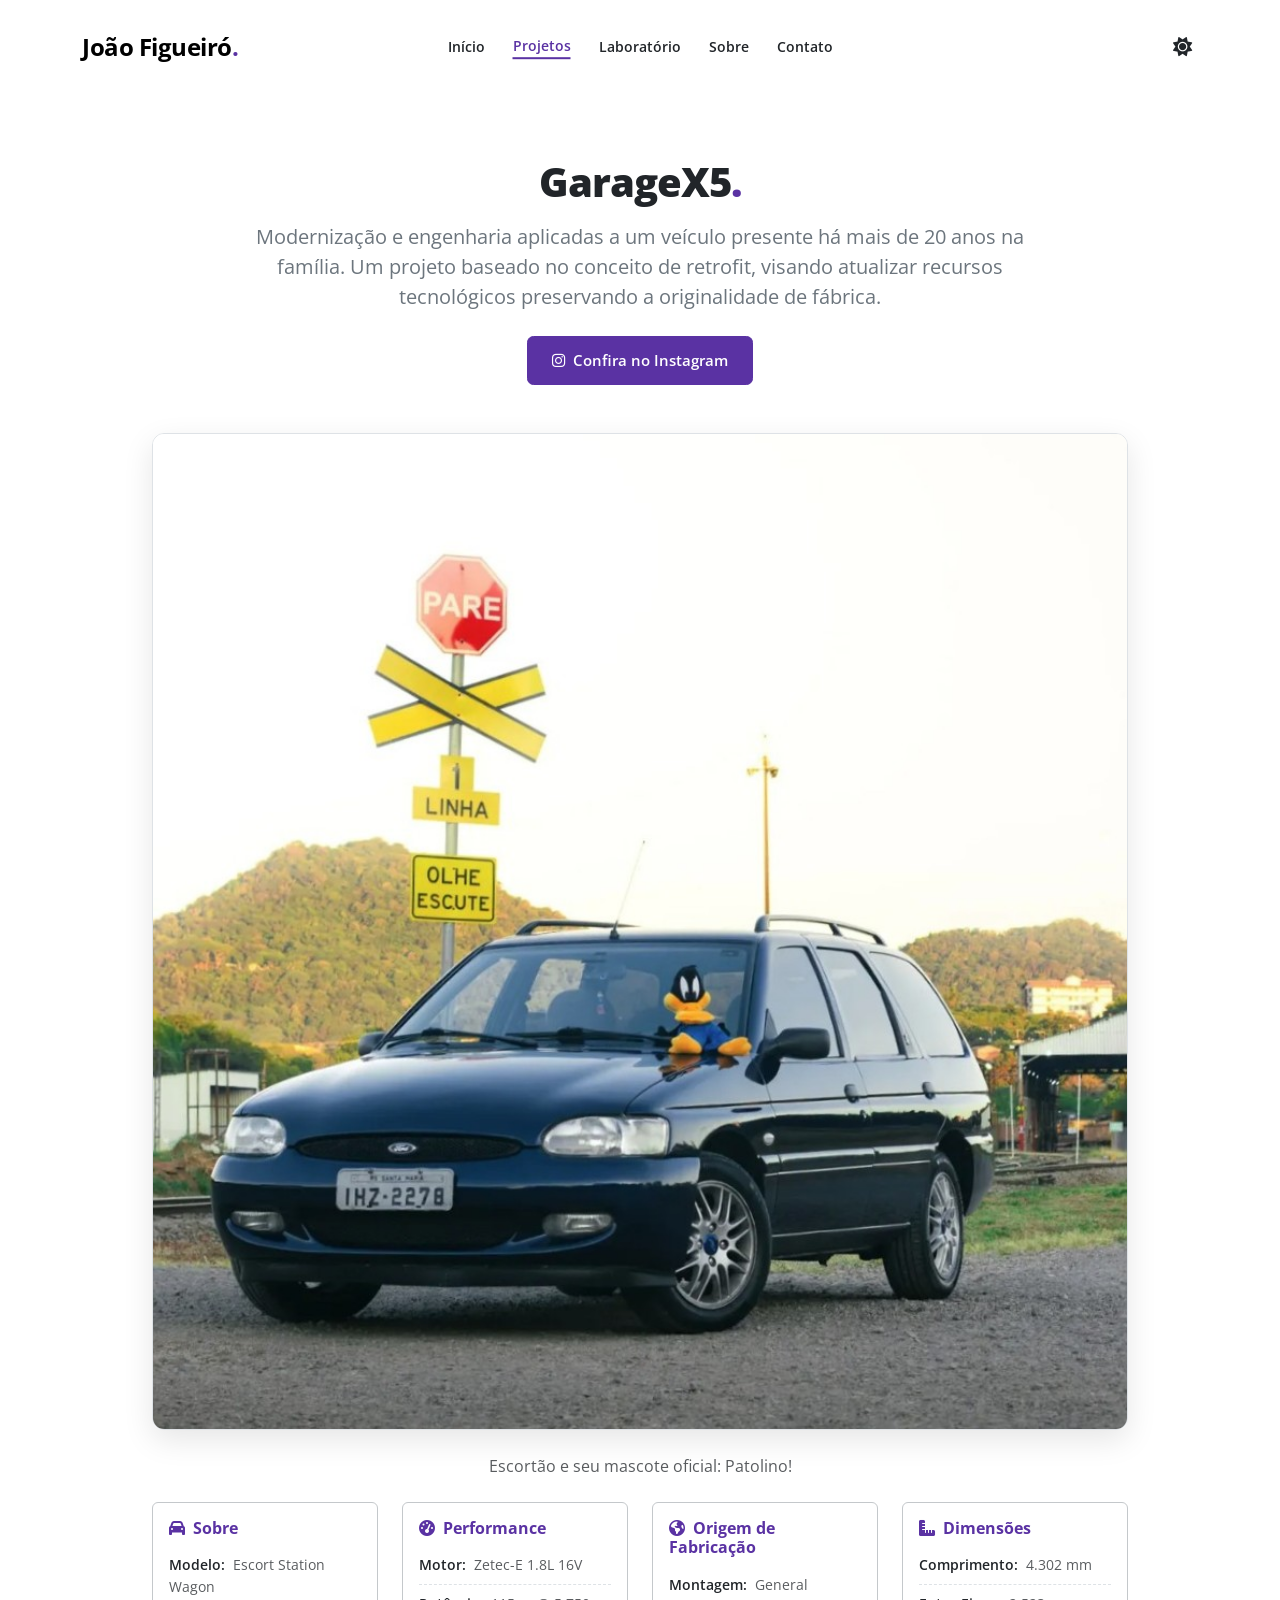
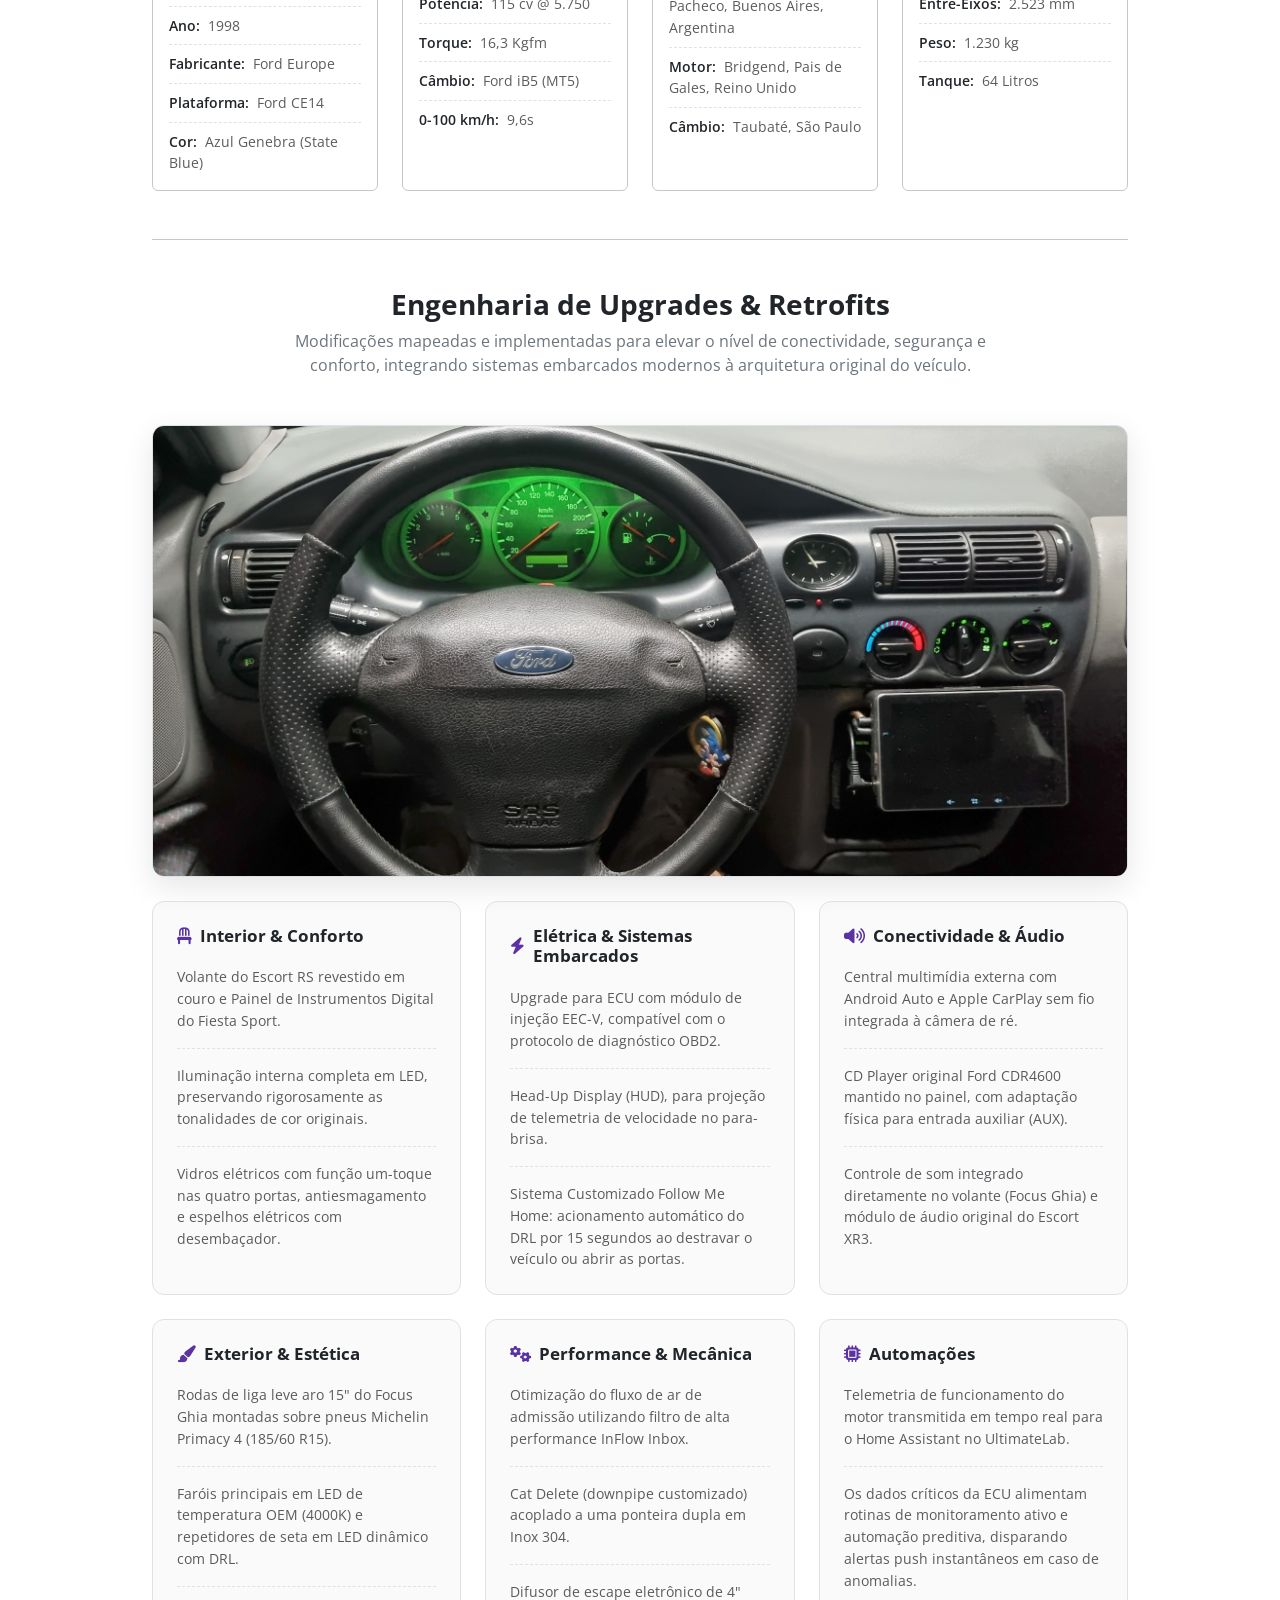
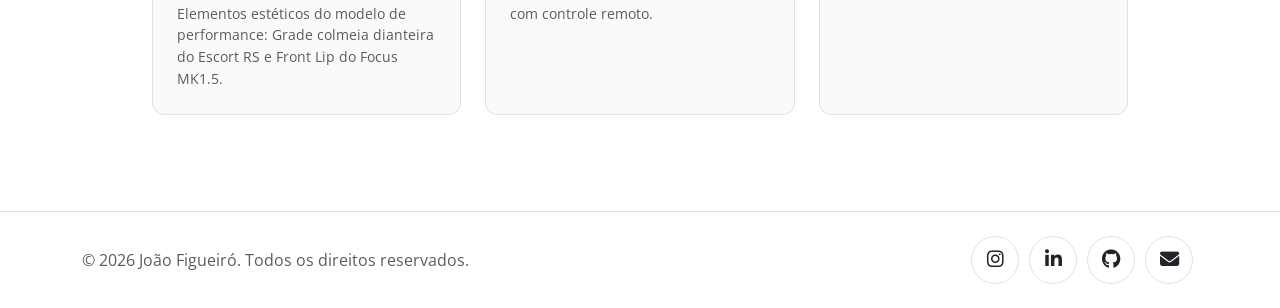
<file: html/garagex5.html>
<!DOCTYPE html>
<html lang="pt-br" data-bs-theme="auto">
<head>
    <meta charset="UTF-8">
    <meta name="viewport" content="width=device-width, initial-scale=1.0">
    <title>GarageX5 | João Figueiró</title>
    <link rel="icon" href="images/favicon.png" type="image/png">
    <link rel="preconnect" href="https://fonts.googleapis.com">
    <link rel="preconnect" href="https://fonts.gstatic.com" crossorigin>
    <link href="https://fonts.googleapis.com/css2?family=Open+Sans:wght@300;400;600;700;800&display=swap" rel="stylesheet">
    
    <link href="https://cdn.jsdelivr.net/npm/bootstrap@5.3.3/dist/css/bootstrap.min.css" rel="stylesheet">
    <link rel="stylesheet" href="https://cdnjs.cloudflare.com/ajax/libs/font-awesome/6.4.0/css/all.min.css">
    <link rel="stylesheet" href="style.css?=v2">
</head>
<body>

    <nav class="navbar navbar-expand-lg pt-4 pb-3">
        <div class="container position-relative d-flex justify-content-between align-items-center">
            
            <a class="navbar-brand m-0" href="index.html">João Figueiró<span class="text-accent">.</span></a>
            
            <div class="d-none d-lg-flex align-items-center gap-2 position-absolute top-50 start-50 translate-middle">
                <a class="nav-link" href="index.html">Início</a>
                <a class="nav-link active" href="projetos.html">Projetos</a>
                <a class="nav-link" href="ultimatelab.html">Laboratório</a>
                <a class="nav-link" href="sobre.html">Sobre</a>
                <a class="nav-link" href="contato.html">Contato</a>
            </div>
            
            <button id="themeToggleBtn" class="theme-toggle m-0 border-0 bg-transparent" aria-label="Alternar Tema">
                <i class="fas fa-circle-half-stroke"></i>
            </button>
            
        </div>
    </nav>

    <main class="container flex-grow-1 py-5 mt-4" style="max-width: 1000px;">
        
        <div class="text-center mb-5">
            <h2 class="mb-3" style="font-weight: 800; letter-spacing: -1px; font-size: 2.5rem;">GarageX5<span class="text-accent">.</span></h2>
            <p class="text-secondary fs-5 mx-auto" style="max-width: 800px;">
                Modernização e engenharia aplicadas a um veículo presente há mais de 20 anos na família. Um projeto baseado no conceito de retrofit, visando atualizar recursos tecnológicos preservando a originalidade de fábrica.
            </p>
            <div class="mt-4">
                <a href="https://instagr.am/garagex5" target="_blank" class="btn-custom btn-primary-custom">
                    <i class="fab fa-instagram"></i> Confira no Instagram
                </a>
            </div>
        </div>

        <div class="mb-5 pb-5 border-bottom border-secondary-subtle">
            <div class="mb-4 text-center">
                <div class="featured-image-container">
                    <img src="images/exterior.jpg" alt="Eis o Escortão!" onerror="this.style.display='none'"> 
                </div>
                <p class="text-muted mt-2 mb-4 font-italic fs-6">Escortão e seu mascote oficial: Patolino!</p>
            </div>

            <div class="row g-4">
                <div class="col-md-6 col-lg-3">
                    <div class="card h-100 bg-transparent border-secondary-subtle">
                        <div class="card-body">
                            <h6 class="fw-bold mb-3 text-accent"><i class="fas fa-car me-2"></i>Sobre</h6>
                            <ul class="spec-list">
                                <li><span class="spec-label">Modelo:</span><span class="spec-value">Escort Station Wagon</span></li>
                                <li><span class="spec-label">Ano:</span><span class="spec-value">1998</span></li>
                                <li><span class="spec-label">Fabricante:</span><span class="spec-value">Ford Europe</span></li>
                                <li><span class="spec-label">Plataforma:</span><span class="spec-value">Ford CE14</span></li>
                                <li><span class="spec-label">Cor:</span><span class="spec-value">Azul Genebra (State Blue)</span></li>
                            </ul>
                        </div>
                    </div>
                </div>

                <div class="col-md-6 col-lg-3">
                    <div class="card h-100 bg-transparent border-secondary-subtle">
                        <div class="card-body">
                            <h6 class="fw-bold mb-3 text-accent"><i class="fas fa-tachometer-alt me-2"></i>Performance</h6>
                            <ul class="spec-list">
                                <li><span class="spec-label">Motor:</span><span class="spec-value">Zetec-E 1.8L 16V</span></li>
                                <li><span class="spec-label">Potência:</span><span class="spec-value">115 cv @ 5.750</span></li>
                                <li><span class="spec-label">Torque:</span><span class="spec-value">16,3 Kgfm</span></li>
                                <li><span class="spec-label">Câmbio:</span><span class="spec-value">Ford iB5 (MT5)</span></li>
                                <li><span class="spec-label">0-100 km/h:</span><span class="spec-value">9,6s</span></li>
                            </ul>
                        </div>
                    </div>
                </div>

                <div class="col-md-6 col-lg-3">
                    <div class="card h-100 bg-transparent border-secondary-subtle">
                        <div class="card-body">
                            <h6 class="fw-bold mb-3 text-accent"><i class="fas fa-globe-americas me-2"></i>Origem de Fabricação</h6>
                            <ul class="spec-list">
                                <li><span class="spec-label">Montagem:</span><span class="spec-value">General Pacheco, Buenos Aires, Argentina</span></li>
                                <li><span class="spec-label">Motor:</span><span class="spec-value">Bridgend, Pais de Gales, Reino Unido</span></li>
                                <li><span class="spec-label">Câmbio:</span><span class="spec-value">Taubaté, São Paulo</span></li>
                            </ul>
                        </div>
                    </div>
                </div>

                <div class="col-md-6 col-lg-3">
                    <div class="card h-100 bg-transparent border-secondary-subtle">
                        <div class="card-body">
                            <h6 class="fw-bold mb-3 text-accent"><i class="fas fa-ruler-combined me-2"></i>Dimensões</h6>
                            <ul class="spec-list">
                                <li><span class="spec-label">Comprimento:</span><span class="spec-value">4.302 mm</span></li>
                                <li><span class="spec-label">Entre-Eixos:</span><span class="spec-value">2.523 mm</span></li>
                                <li><span class="spec-label">Peso:</span><span class="spec-value">1.230 kg</span></li>
                                <li><span class="spec-label">Tanque:</span><span class="spec-value">64 Litros</span></li>
                            </ul>
                        </div>
                    </div>
                </div>
            </div>
        </div>

        <div class="mb-5">
            <div class="text-center mb-5">
                <h3 class="fw-bold text-body">Engenharia de Upgrades & Retrofits</h3>
                <p class="text-secondary mx-auto" style="max-width: 700px;">
                    Modificações mapeadas e implementadas para elevar o nível de conectividade, segurança e conforto, integrando sistemas embarcados modernos à arquitetura original do veículo.
                </p>
            </div>

            <div class="mb-4 text-center">
                <div class="featured-image-container">
                    <img src="images/interior.jpg" alt="Interior atemporal" onerror="this.style.display='none'"> 
                </div>
            </div>

            <div class="service-grid">
                
                <div class="service-category">
                    <h3><i class="fas fa-chair"></i> Interior & Conforto</h3>
                    <ul class="service-list">
                        <li>
                            <p>Volante do Escort RS revestido em couro e Painel de Instrumentos Digital do Fiesta Sport.</p>
                        </li>
                        <li>
                            <p>Iluminação interna completa em LED, preservando rigorosamente as tonalidades de cor originais.</p>
                        </li>
                        <li>
                            <p>Vidros elétricos com função um-toque nas quatro portas, antiesmagamento e espelhos elétricos com desembaçador.</p>
                        </li>
                    </ul>
                </div>

                <div class="service-category">
                    <h3><i class="fas fa-bolt"></i> Elétrica & Sistemas Embarcados</h3>
                    <ul class="service-list">
                        <li>
                            <p>Upgrade para ECU com módulo de injeção EEC-V, compatível com o protocolo de diagnóstico OBD2.</p>
                        </li>                        
                        <li>
                            <p>Head-Up Display (HUD), para projeção de telemetria de velocidade no para-brisa.</p>
                        </li>
                        <li>
                            <p>Sistema Customizado Follow Me Home: acionamento automático do DRL por 15 segundos ao destravar o veículo ou abrir as portas.</p>
                        </li>
                    </ul>
                </div>

                <div class="service-category">
                    <h3><i class="fas fa-volume-up"></i> Conectividade & Áudio</h3>
                    <ul class="service-list">
                        <li>
                            <p>Central multimídia externa com Android Auto e Apple CarPlay sem fio integrada à câmera de ré.</p>
                        </li>
                        <li>
                            <p>CD Player original Ford CDR4600 mantido no painel, com adaptação física para entrada auxiliar (AUX).</p>
                        </li>
                        <li>
                            <p>Controle de som integrado diretamente no volante (Focus Ghia) e módulo de áudio original do Escort XR3.</p>
                        </li>
                    </ul>
                </div>

                <div class="service-category">
                    <h3><i class="fas fa-paint-brush"></i> Exterior & Estética</h3>
                    <ul class="service-list">
                        <li>
                            <p>Rodas de liga leve aro 15" do Focus Ghia montadas sobre pneus Michelin Primacy 4 (185/60 R15).</p>
                        </li>
                        <li>
                            <p>Faróis principais em LED de temperatura OEM (4000K) e repetidores de seta em LED dinâmico com DRL.</p>
                        </li>
                        <li>
                            <p>Elementos estéticos do modelo de performance: Grade colmeia dianteira do Escort RS e Front Lip do Focus MK1.5.</p>
                        </li>
                    </ul>
                </div>

                <div class="service-category">
                    <h3><i class="fas fa-cogs"></i> Performance & Mecânica</h3>
                    <ul class="service-list">
                        <li>
                            <p>Otimização do fluxo de ar de admissão utilizando filtro de alta performance InFlow Inbox.</p>
                        </li>
                        <li>
                            <p>Cat Delete (downpipe customizado) acoplado a uma ponteira dupla em Inox 304.</p>
                        </li>
                        <li>
                            <p>Difusor de escape eletrônico de 4" com controle remoto.</p>
                        </li>
                    </ul>
                </div>

                <div class="service-category">
                    <h3><i class="fas fa-microchip"></i> Automações</h3>
                    <ul class="service-list">
                        <li>
                            <p>Telemetria de funcionamento do motor transmitida em tempo real para o Home Assistant no UltimateLab.</p>
                        </li>
                        <li>
                            <p>Os dados críticos da ECU alimentam rotinas de monitoramento ativo e automação preditiva, disparando alertas push instantâneos em caso de anomalias.</p>
                        </li>                       
                    </ul>
                </div>
            </div>
        </div>

    </main>

    <footer class="w-100 border-top py-4 mt-auto">
        <div class="container d-flex flex-column flex-md-row justify-content-between align-items-center">
            
            <p class="text-muted mb-3 mb-md-0 fs-6">
                &copy; <span id="currentYear"></span> João Figueiró. Todos os direitos reservados.
            </p>
            
            <div class="d-flex">
                <a href="https://instagram.com/jvfigueiro" target="_blank" class="social-btn" aria-label="Instagram">
                    <i class="fab fa-instagram"></i>
                </a>
                <a href="https://linkedin.com/in/figueiro" target="_blank" class="social-btn" aria-label="LinkedIn">
                    <i class="fab fa-linkedin-in"></i>
                </a>
                <a href="https://github.com/jvfigueiro" target="_blank" class="social-btn" aria-label="GitHub">
                    <i class="fab fa-github"></i>
                </a>
                <a href="mailto:contato@jvfigueiro.com" class="social-btn" aria-label="E-mail">
                    <i class="fas fa-envelope"></i>
                </a>
            </div>
            
        </div>
    </footer>

    <script src="script.js"></script>
</body>
</html>
</file>
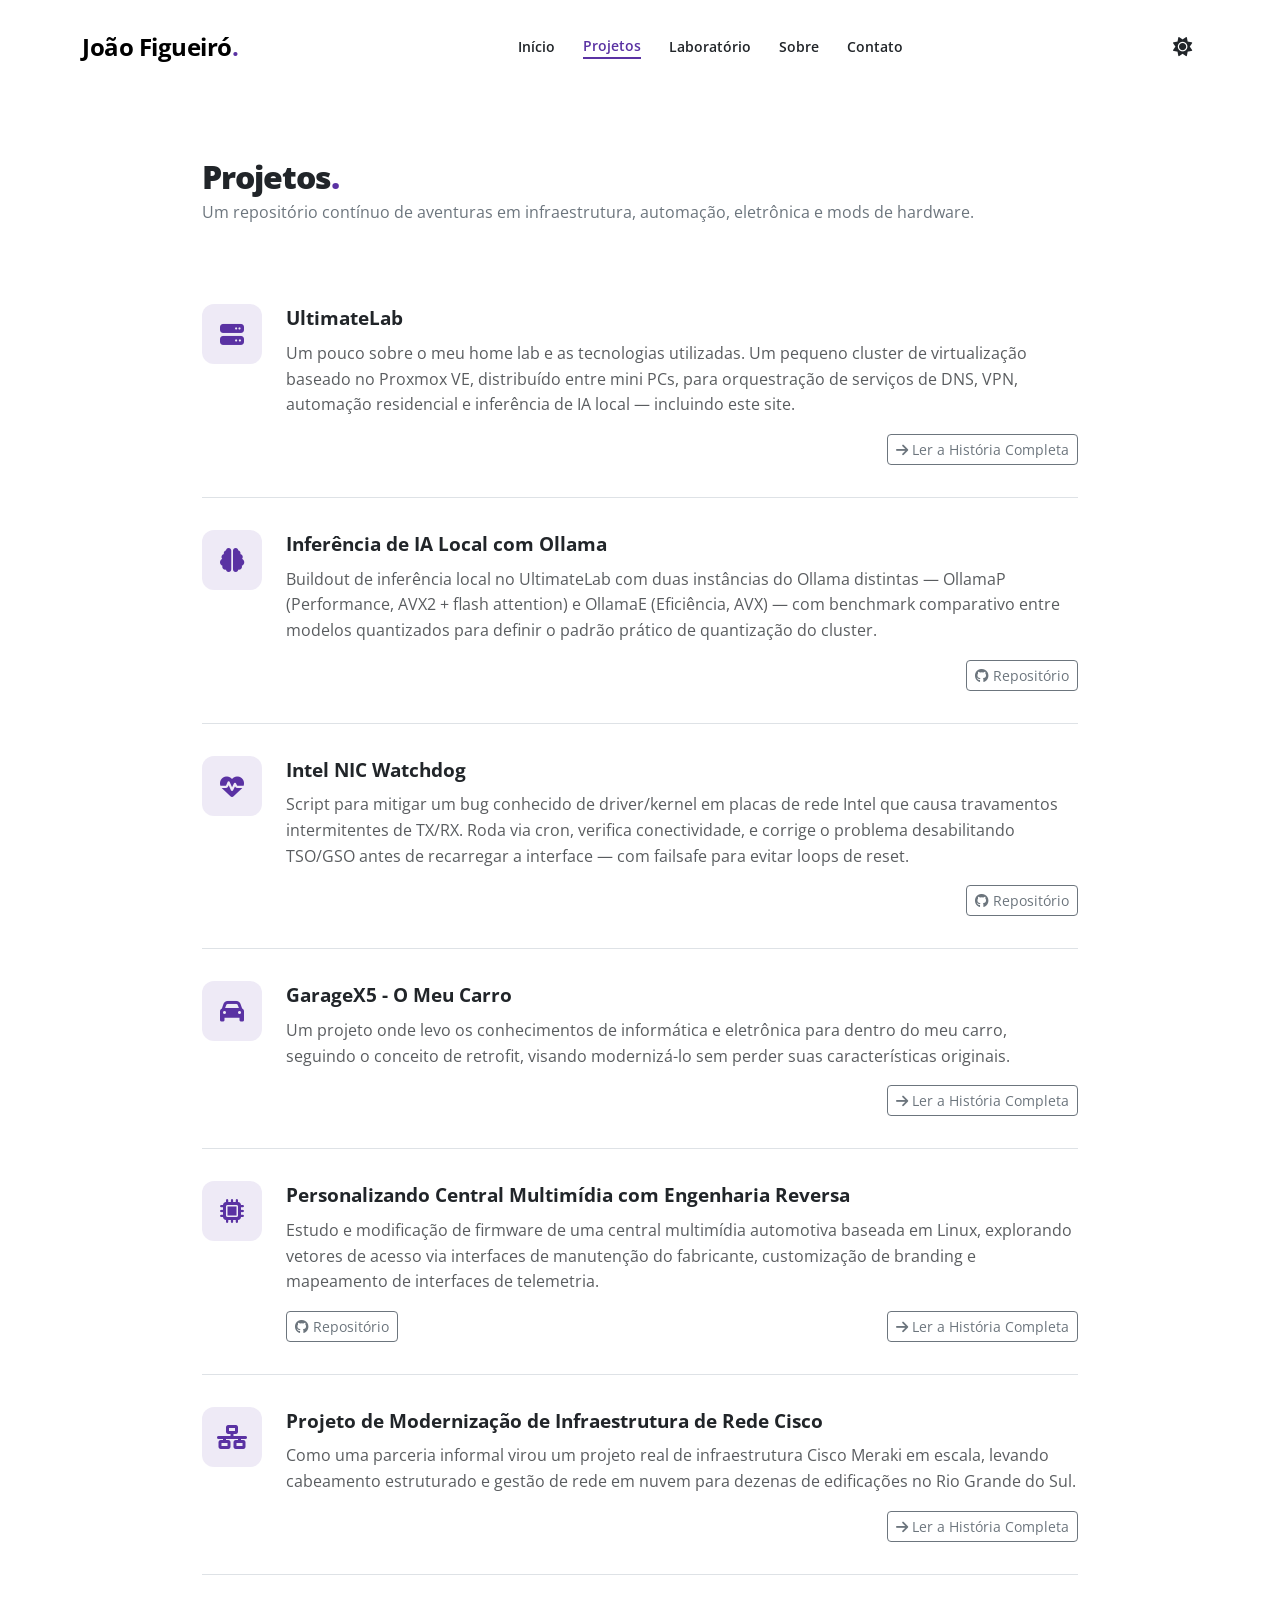
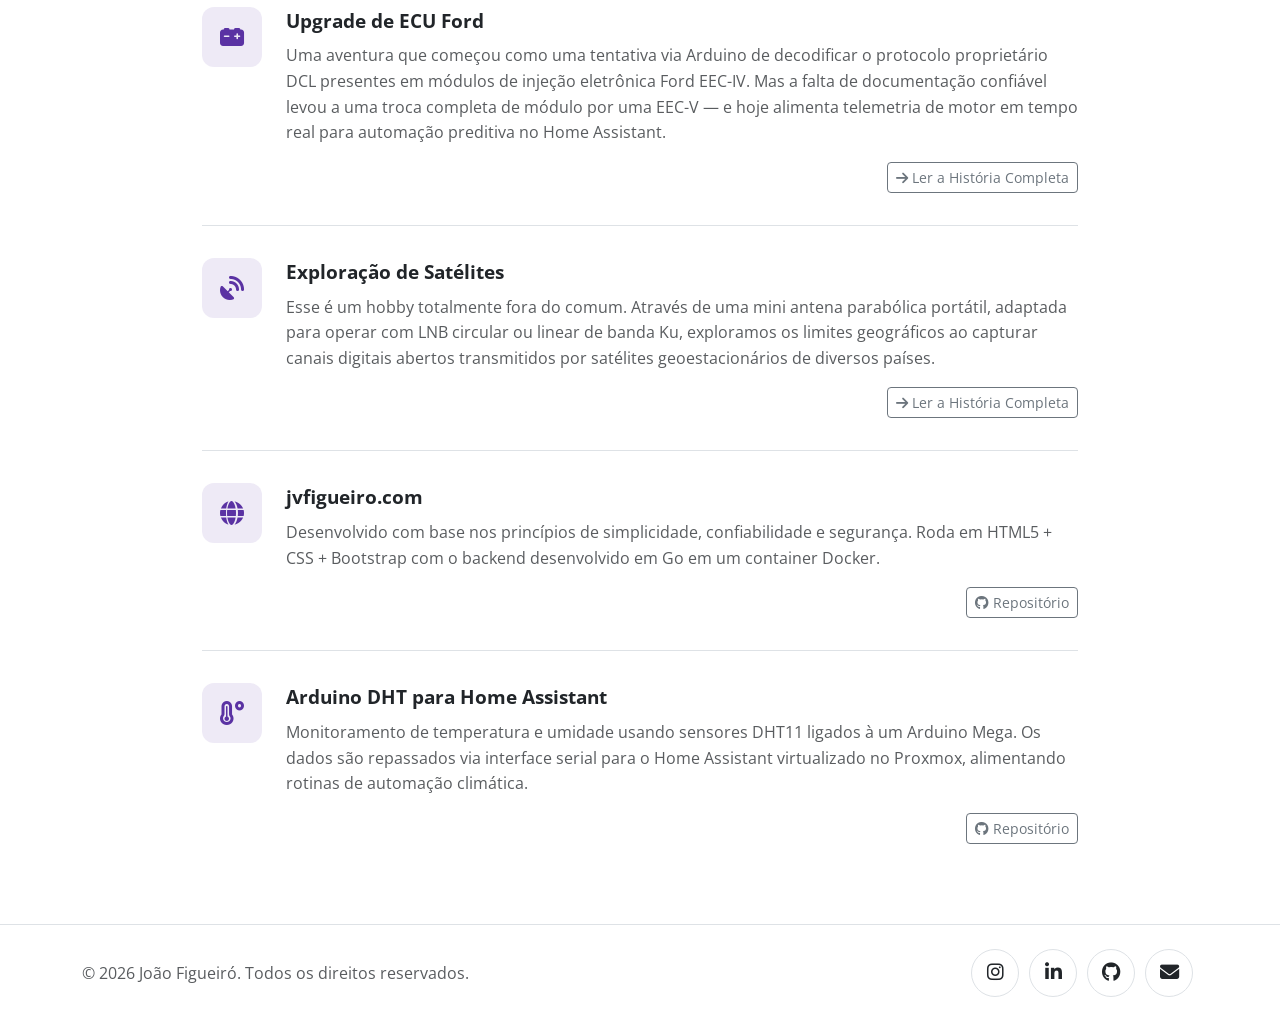
<file: html/projetos.html>
<!DOCTYPE html>
<html lang="pt-br" data-bs-theme="auto">
<head>
    <meta charset="UTF-8">
    <meta name="viewport" content="width=device-width, initial-scale=1.0">
    <title>Projetos | João Figueiró</title>
    <link rel="icon" href="images/favicon.png" type="image/png">
    <link rel="preconnect" href="https://fonts.googleapis.com">
    <link rel="preconnect" href="https://fonts.gstatic.com" crossorigin>
    <link href="https://fonts.googleapis.com/css2?family=Open+Sans:wght@300;400;600;700;800&display=swap" rel="stylesheet">
    
    <link href="https://cdn.jsdelivr.net/npm/bootstrap@5.3.3/dist/css/bootstrap.min.css" rel="stylesheet">
    <link rel="stylesheet" href="https://cdnjs.cloudflare.com/ajax/libs/font-awesome/6.4.0/css/all.min.css">
    <link rel="stylesheet" href="style.css">

    <style>
        /* Estilos específicos para a pilha de projetos */
        .project-list-item {
            display: flex;
            align-items: flex-start;
            gap: 1.5rem;
            padding: 2rem 0;
            border-bottom: 1px solid var(--bs-border-color);
            transition: transform 0.2s ease, background-color 0.2s ease;
        }
        
        .project-list-item:hover {
            background-color: rgba(128, 128, 128, 0.05); /* Destaque sutil no hover */
            border-radius: 8px;
            padding-left: 1rem;
            padding-right: 1rem;
        }

        .project-list-item:last-child {
            border-bottom: none;
        }

        .project-icon-box {
            display: flex;
            align-items: center;
            justify-content: center;
            width: 60px;
            height: 60px;
            min-width: 60px;
            background-color: rgba(90, 50, 163, 0.1); /* Fundo roxo bem translúcido */
            border-radius: 12px;
            color: var(--accent-color);
            font-size: 1.5rem;
        }

        .project-content {
            flex-grow: 1;
        }

        .project-title {
            font-weight: 700;
            font-size: 1.2rem;
            margin-bottom: 0.5rem;
            display: flex;
            align-items: center;
            gap: 10px;
        }

        .project-desc {
            color: var(--bs-secondary-color);
            line-height: 1.6;
            margin-bottom: 1rem;
        }

        .project-actions {
            display: flex;
            flex-wrap: wrap;
            gap: 0.5rem;
            align-items: center;
        }

        /* Ajuste responsivo para telas menores */
        @media (max-width: 768px) {
            .project-list-item {
                flex-direction: column;
                gap: 1rem;
            }
            .project-icon-box {
                width: 48px;
                height: 48px;
                min-width: 48px;
                font-size: 1.2rem;
            }
        }
    </style>
</head>
<body>

    <nav class="navbar navbar-expand-lg pt-4 pb-3">
        <div class="container">
            <a class="navbar-brand" href="index.html">João Figueiró<span class="text-accent">.</span></a>
            
             <div class="mx-auto d-none d-lg-flex align-items-center gap-2">
                <a class="nav-link" href="index.html">Início</a>
                <a class="nav-link active" href="projetos.html">Projetos</a>
                <a class="nav-link" href="ultimatelab.html">Laboratório</a>
                <a class="nav-link" href="sobre.html">Sobre</a>
                <a class="nav-link" href="contato.html">Contato</a>
            </div>
            
            <button id="themeToggleBtn" class="theme-toggle" aria-label="Alternar Tema">
                <i class="fas fa-circle-half-stroke"></i>
            </button>
        </div>
    </nav>

    <main class="container flex-grow-1 py-5 mt-4" style="max-width: 900px;">
        
        <div class="mb-5">
            <h2 class="mb-1" style="font-weight: 800; letter-spacing: -1px;">Projetos<span class="text-accent">.</span></h2>
            <p class="text-secondary">Um repositório contínuo de aventuras em infraestrutura, automação, eletrônica e mods de hardware.</p>
        </div>

        <div class="project-list">

            <div class="project-list-item">
                <div class="project-icon-box"><i class="fas fa-server"></i></div>
                <div class="project-content">
                    <div class="project-title">UltimateLab</div>
                    <p class="project-desc">Um pouco sobre o meu home lab e as tecnologias utilizadas. Um pequeno cluster de virtualização baseado no Proxmox VE, distribuído entre mini PCs, para orquestração de serviços de DNS, VPN, automação residencial e inferência de IA local — incluindo este site.</p>
                    <div class="project-actions">
                        <a href="ultimatelab.html" class="btn btn-sm btn-outline-secondary ms-auto"><i class="fas fa-arrow-right"></i> Ler a História Completa</a>
                    </div>
                </div>
            </div>

            <div class="project-list-item">
                <div class="project-icon-box"><i class="fas fa-brain"></i></div>
                <div class="project-content">
                    <div class="project-title">Inferência de IA Local com Ollama</div>
                    <p class="project-desc">Buildout de inferência local no UltimateLab com duas instâncias do Ollama distintas — OllamaP (Performance, AVX2 + flash attention) e OllamaE (Eficiência, AVX) — com benchmark comparativo entre modelos quantizados para definir o padrão prático de quantização do cluster.</p>
                    <div class="project-actions">
                        <a href="https://github.com/jvfigueiro/llm-benchmark" target="_blank" class="btn btn-sm btn-outline-secondary ms-auto"><i class="fab fa-github"></i> Repositório</a>
                    </div>
                </div>
            </div>

            <div class="project-list-item">
                <div class="project-icon-box"><i class="fas fa-heart-pulse"></i></div>
                <div class="project-content">
                    <div class="project-title">Intel NIC Watchdog</div>
                    <p class="project-desc">Script para mitigar um bug conhecido de driver/kernel em placas de rede Intel que causa travamentos intermitentes de TX/RX. Roda via cron, verifica conectividade, e corrige o problema desabilitando TSO/GSO antes de recarregar a interface — com failsafe para evitar loops de reset.</p>
                    <div class="project-actions">
                        <a href="https://github.com/jvfigueiro/intel-nic-watchdog" target="_blank" class="btn btn-sm btn-outline-secondary ms-auto"><i class="fab fa-github"></i> Repositório</a>
                    </div>
                </div>
            </div>

            <div class="project-list-item">
                <div class="project-icon-box"><i class="fas fa-car"></i></div>
                <div class="project-content">
                    <div class="project-title">GarageX5 - O Meu Carro</div>
                    <p class="project-desc">Um projeto onde levo os conhecimentos de informática e eletrônica para dentro do meu carro, seguindo o conceito de retrofit, visando modernizá-lo sem perder suas características originais.</p>
                    <div class="project-actions">
                        <a href="garagex5.html" class="btn btn-sm btn-outline-secondary ms-auto"><i class="fas fa-arrow-right"></i> Ler a História Completa</a>
                    </div>
                </div>
            </div>

            <div class="project-list-item">
                <div class="project-icon-box"><i class="fas fa-microchip"></i></div>
                <div class="project-content">
                    <div class="project-title">Personalizando Central Multimídia com Engenharia Reversa</div>
                    <p class="project-desc">Estudo e modificação de firmware de uma central multimídia automotiva baseada em Linux, explorando vetores de acesso via interfaces de manutenção do fabricante, customização de branding e mapeamento de interfaces de telemetria.</p>
                    <div class="project-actions">
                        <a href="https://github.com/jvfigueiro/sphe8368-headunit-modding" target="_blank" class="btn btn-sm btn-outline-secondary"><i class="fab fa-github"></i> Repositório</a>
                        <a href="firmware-navpro.html" class="btn btn-sm btn-outline-secondary ms-auto"><i class="fas fa-arrow-right"></i> Ler a História Completa</a>
                    </div>
                </div>
            </div>

            <div class="project-list-item">
                <div class="project-icon-box"><i class="fas fa-network-wired"></i></div>
                <div class="project-content">
                    <div class="project-title">Projeto de Modernização de Infraestrutura de Rede Cisco</div>
                    <p class="project-desc">Como uma parceria informal virou um projeto real de infraestrutura Cisco Meraki em escala, levando cabeamento estruturado e gestão de rede em nuvem para dezenas de edificações no Rio Grande do Sul.</p>
                    <div class="project-actions">
                        <a href="lds-cisconetwork.html" class="btn btn-sm btn-outline-secondary ms-auto"><i class="fas fa-arrow-right"></i> Ler a História Completa</a>
                    </div>
                </div>
            </div>
            
            <div class="project-list-item">
                <div class="project-icon-box"><i class="fas fa-car-battery"></i></div>
                <div class="project-content">
                    <div class="project-title">Upgrade de ECU Ford</div>
                    <p class="project-desc">Uma aventura que começou como uma tentativa via Arduino de decodificar o protocolo proprietário DCL presentes em módulos de injeção eletrônica Ford EEC-IV. Mas a falta de documentação confiável levou a uma troca completa de módulo por uma EEC-V — e hoje alimenta telemetria de motor em tempo real para automação preditiva no Home Assistant.</p>
                    <div class="project-actions"> 
                        <a href="swap-ecu.html" class="btn btn-sm btn-outline-secondary ms-auto"><i class="fas fa-arrow-right"></i> Ler a História Completa</a>
                    </div>
                </div>
            </div>

            <div class="project-list-item">
                <div class="project-icon-box"><i class="fas fa-satellite-dish"></i></div>
                <div class="project-content">
                    <div class="project-title">Exploração de Satélites</div>
                    <p class="project-desc">Esse é um hobby totalmente fora do comum. Através de uma mini antena parabólica portátil, adaptada para operar com LNB circular ou linear de banda Ku, exploramos os limites geográficos ao capturar canais digitais abertos transmitidos por satélites geoestacionários de diversos países.</p>
                    <div class="project-actions">
                        <a href="sat.html" class="btn btn-sm btn-outline-secondary ms-auto"><i class="fas fa-arrow-right"></i> Ler a História Completa</a>
                    </div>
                </div>
            </div>

            <div class="project-list-item">
                <div class="project-icon-box"><i class="fas fa-globe"></i></div>
                <div class="project-content">
                    <div class="project-title">jvfigueiro.com</div>
                    <p class="project-desc">Desenvolvido com base nos princípios de simplicidade, confiabilidade e segurança. Roda em HTML5 + CSS + Bootstrap com o backend desenvolvido em Go em um container Docker.</p>
                    <div class="project-actions">
                        <a href="https://github.com/jvfigueiro/jvfigueiro-site" target="_blank" class="btn btn-sm btn-outline-secondary ms-auto"><i class="fab fa-github"></i> Repositório</a>
                    </div>
                </div>
            </div>

            <div class="project-list-item">
                <div class="project-icon-box"><i class="fas fa-temperature-high"></i></div>
                <div class="project-content">
                    <div class="project-title">Arduino DHT para Home Assistant</div>
                    <p class="project-desc">Monitoramento de temperatura e umidade usando sensores DHT11 ligados à um Arduino Mega. Os dados são repassados via interface serial para o Home Assistant virtualizado no Proxmox, alimentando rotinas de automação climática.</p>
                    <div class="project-actions">
                        <a href="https://github.com/jvfigueiro/ArduinoDHT-HA" target="_blank" class="btn btn-sm btn-outline-secondary ms-auto"><i class="fab fa-github"></i> Repositório</a>
                    </div>
                </div>
            </div>
        </div>
    </main>

    <footer class="w-100 border-top py-4 mt-auto">
        <div class="container d-flex flex-column flex-md-row justify-content-between align-items-center">
            
            <p class="text-muted mb-3 mb-md-0 fs-6">
                &copy; <span id="currentYear"></span> João Figueiró. Todos os direitos reservados.
            </p>
            
            <div class="d-flex">
                <a href="https://instagram.com/jvfigueiro" target="_blank" class="social-btn" aria-label="Instagram">
                    <i class="fab fa-instagram"></i>
                </a>
                <a href="https://linkedin.com/in/figueiro" target="_blank" class="social-btn" aria-label="LinkedIn">
                    <i class="fab fa-linkedin-in"></i>
                </a>
                <a href="https://github.com/jvfigueiro" target="_blank" class="social-btn" aria-label="GitHub">
                    <i class="fab fa-github"></i>
                </a>
                <a href="mailto:contato@jvfigueiro.com" class="social-btn" aria-label="E-mail">
                    <i class="fas fa-envelope"></i>
                </a>
            </div>
            
        </div>
    </footer>

    <script src="script.js"></script>

</body>
</html>
</file>
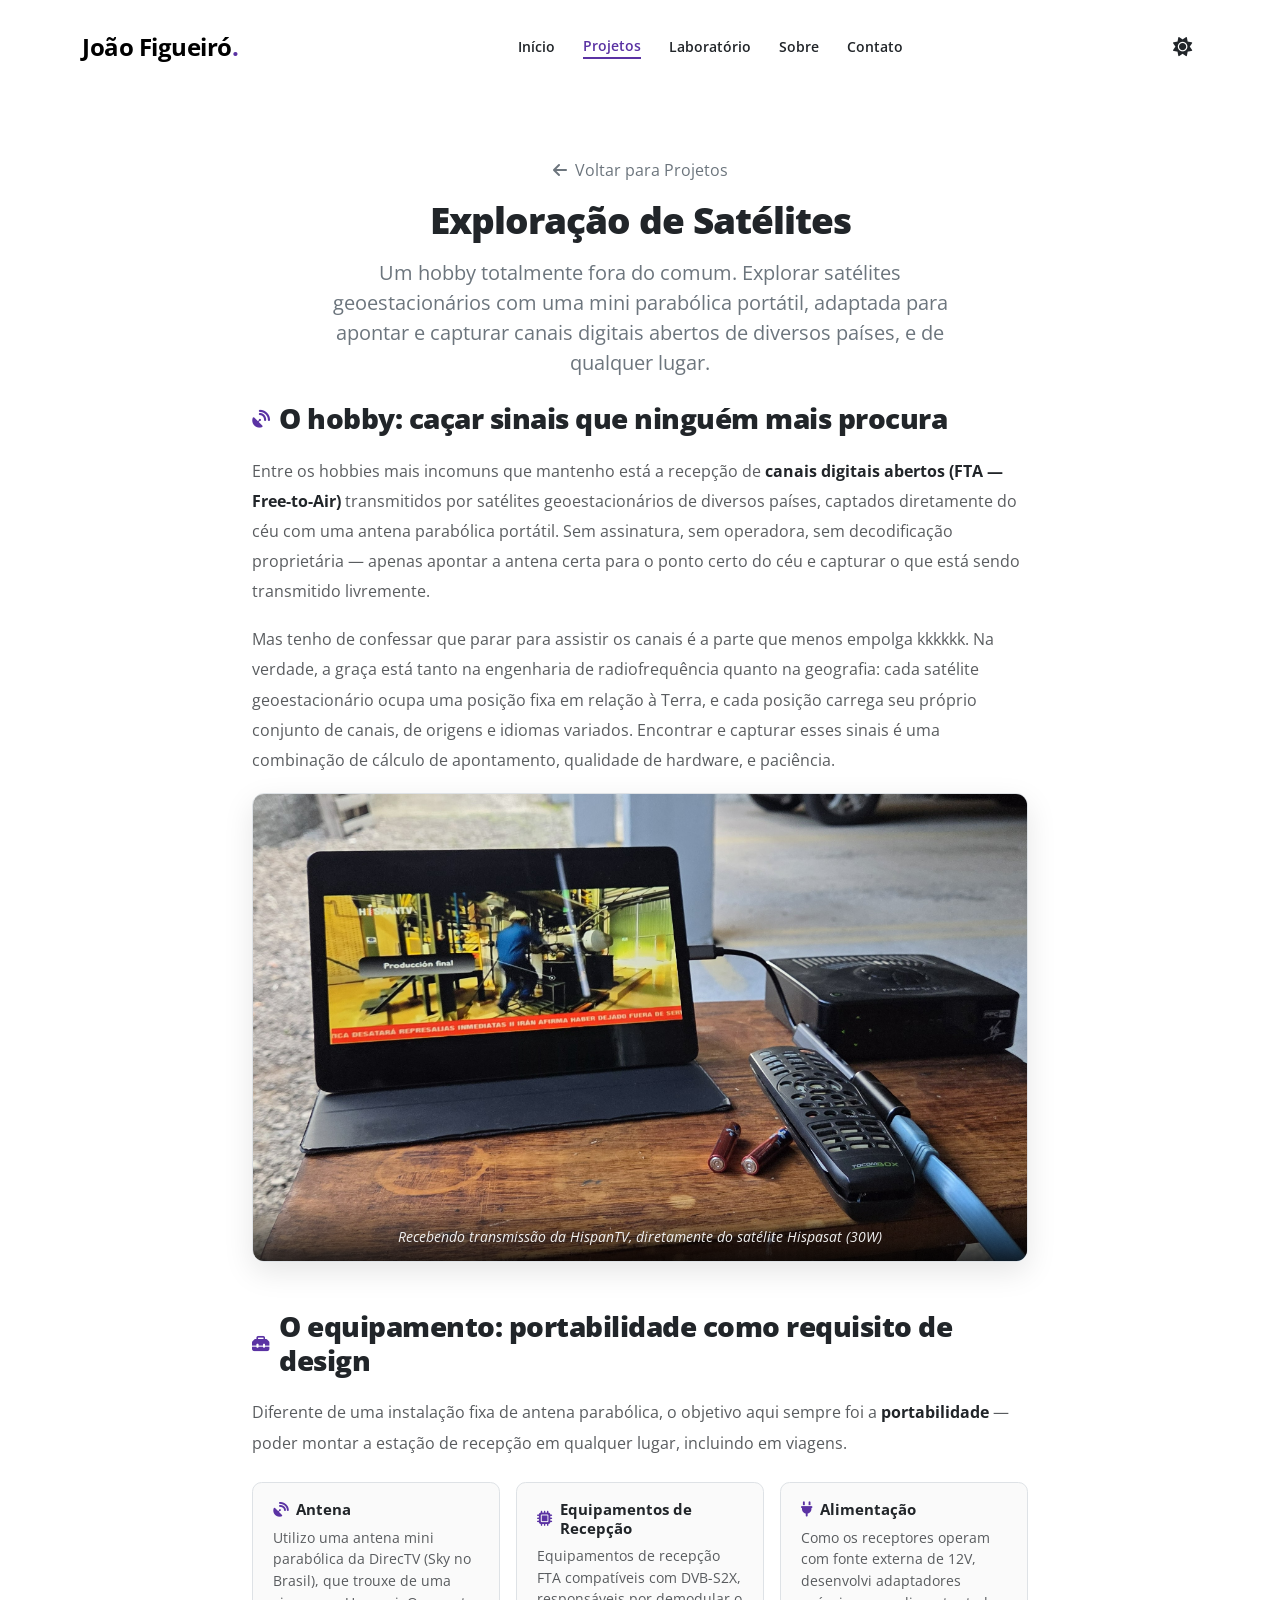
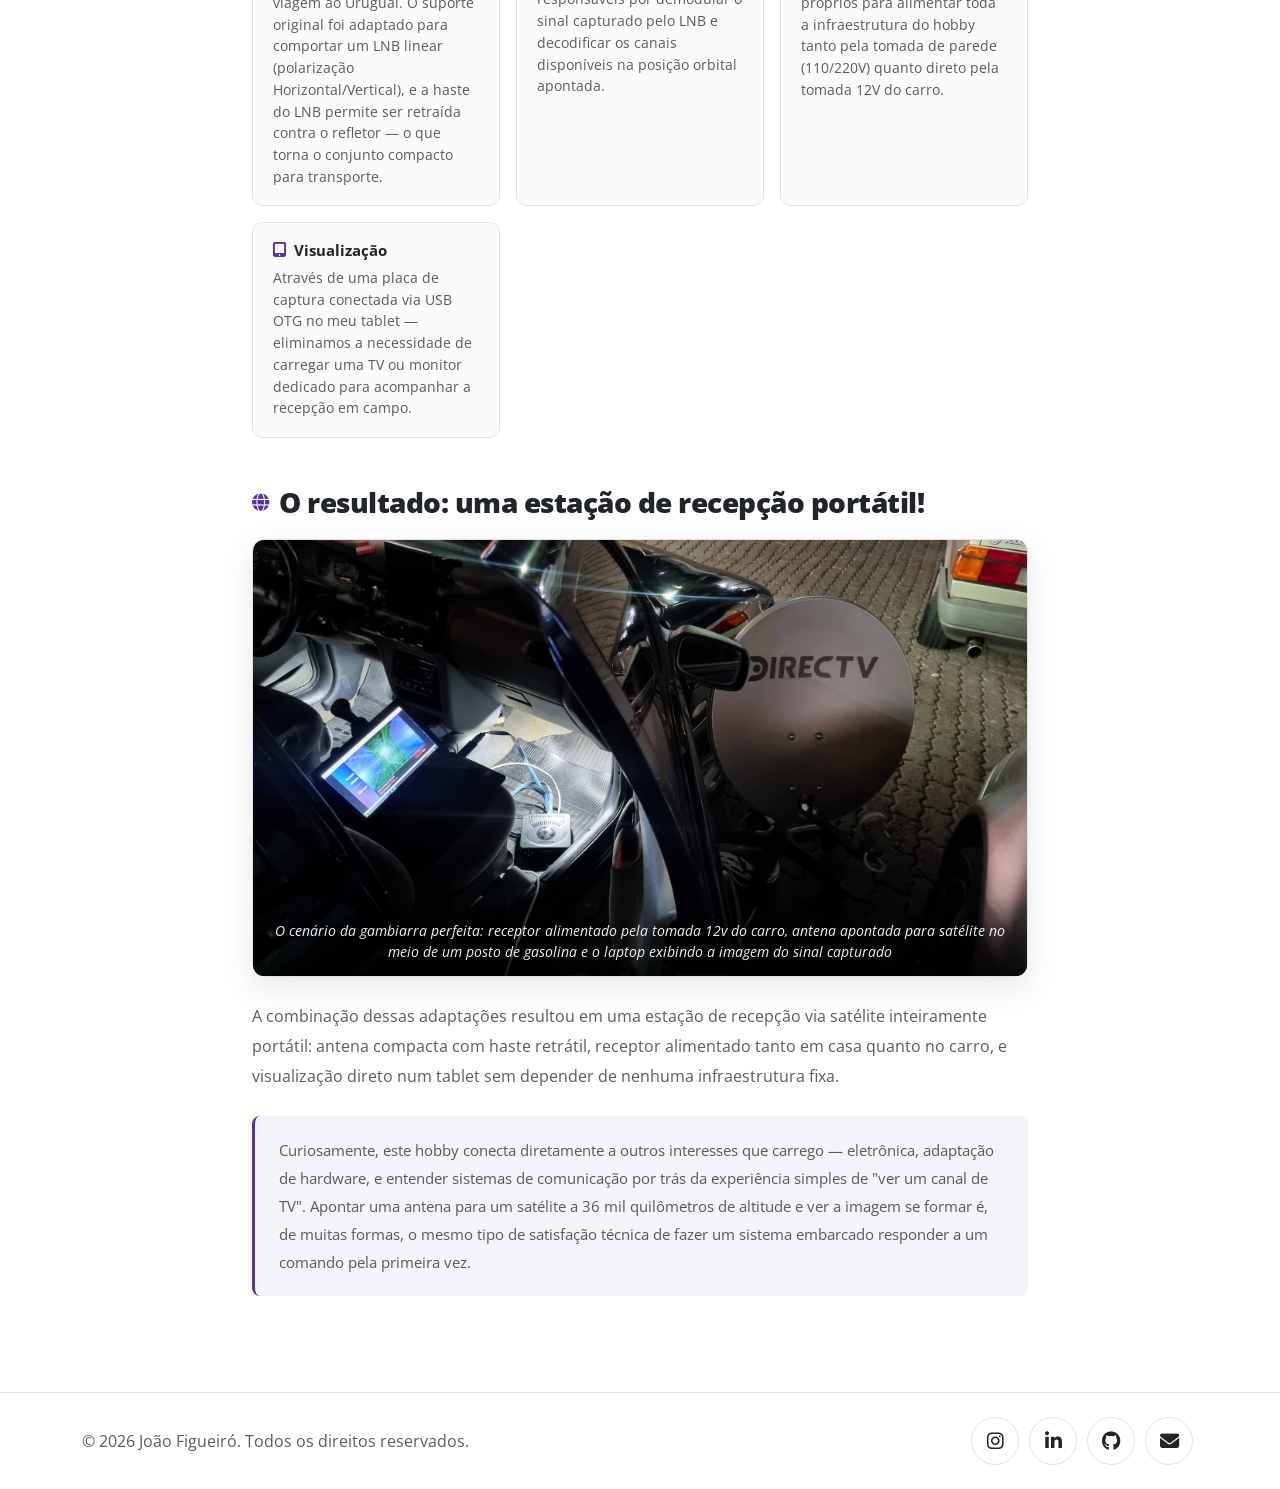
<file: html/sat.html>
<!DOCTYPE html>
<html lang="pt-br" data-bs-theme="auto">
<head>
    <meta charset="UTF-8">
    <meta name="viewport" content="width=device-width, initial-scale=1.0">
    <title>Exploração de Satélites | João Figueiró</title>
    <link rel="icon" href="images/favicon.png" type="image/png">
    <link rel="preconnect" href="https://fonts.googleapis.com">
    <link rel="preconnect" href="https://fonts.gstatic.com" crossorigin>
    <link href="https://fonts.googleapis.com/css2?family=Open+Sans:wght@300;400;600;700;800&display=swap" rel="stylesheet">

    <link href="https://cdn.jsdelivr.net/npm/bootstrap@5.3.3/dist/css/bootstrap.min.css" rel="stylesheet">
    <link rel="stylesheet" href="https://cdnjs.cloudflare.com/ajax/libs/font-awesome/6.4.0/css/all.min.css">

    <link rel="stylesheet" href="style.css?=v2">

    <style>
        .writeup-meta {
            display: flex;
            flex-wrap: wrap;
            gap: 0.75rem;
            justify-content: center;
            margin-bottom: 2.5rem;
        }
        .writeup-section {
            margin-bottom: 3rem;
        }
        .writeup-section h3 {
            font-weight: 800;
            letter-spacing: -0.5px;
            margin-bottom: 1.25rem;
            display: flex;
            align-items: center;
            gap: 0.6rem;
        }
        .writeup-section h3 i {
            color: var(--accent-color);
            font-size: 1.1rem;
        }
        .writeup-section p {
            color: var(--bs-secondary-color);
            line-height: 1.85;
            font-size: 1.02rem;
            margin-bottom: 1.1rem;
        }
        .writeup-section p strong {
            color: var(--bs-body-color);
        }
        .callout-box {
            background-color: rgba(90, 50, 163, 0.06);
            border-left: 3px solid var(--accent-color);
            border-radius: 0.5rem;
            padding: 1.25rem 1.5rem;
            margin: 1.5rem 0;
        }
        .callout-box p {
            margin-bottom: 0;
            font-size: 0.95rem;
        }
        .gear-grid {
            display: grid;
            grid-template-columns: repeat(auto-fit, minmax(220px, 1fr));
            gap: 1rem;
            margin: 1.5rem 0;
        }
        .gear-card {
            background-color: rgba(128, 128, 128, 0.04);
            border: 1px solid var(--bs-border-color);
            border-radius: 0.6rem;
            padding: 1.1rem 1.25rem;
            transition: transform 0.25s ease, border-color 0.25s ease;
        }
        .gear-card:hover {
            transform: translateY(-3px);
            border-color: var(--accent-color);
        }
        .gear-card h5 {
            font-size: 0.95rem;
            font-weight: 700;
            margin-bottom: 0.5rem;
            color: var(--bs-body-color);
            display: flex;
            align-items: center;
            gap: 0.5rem;
        }
        .gear-card h5 i {
            color: var(--accent-color);
        }
        .gear-card p {
            font-size: 0.85rem;
            margin-bottom: 0;
            color: var(--bs-secondary-color);
            line-height: 1.6;
        }
        code.inline-code {
            background-color: rgba(128, 128, 128, 0.12);
            padding: 0.15rem 0.45rem;
            border-radius: 0.3rem;
            font-size: 0.88em;
            color: var(--accent-color);
        }
    </style>
</head>
<body>

    <nav class="navbar navbar-expand-lg pt-4 pb-3">
        <div class="container">
            <a class="navbar-brand" href="index.html">João Figueiró<span class="text-accent">.</span></a>

            <div class="mx-auto d-none d-lg-flex align-items-center gap-2">
                <a class="nav-link" href="index.html">Início</a>
                <a class="nav-link active" href="projetos.html">Projetos</a>
                <a class="nav-link" href="ultimatelab.html">Laboratório</a>
                <a class="nav-link" href="sobre.html">Sobre</a>
                <a class="nav-link" href="contato.html">Contato</a>
            </div>

            <button id="themeToggleBtn" class="theme-toggle" aria-label="Alternar Tema">
                <i class="fas fa-circle-half-stroke"></i>
            </button>
        </div>
    </nav>

    <main class="container flex-grow-1 py-5 mt-4" style="max-width: 800px;">

        <div class="text-center mb-4">
            <a href="projetos.html" class="text-secondary text-decoration-none fs-6 mb-3 d-inline-block">
                <i class="fas fa-arrow-left me-1"></i> Voltar para Projetos
            </a>
            <h2 class="mb-3" style="font-weight: 800; letter-spacing: -1px; font-size: 2.3rem;">
                Exploração de Satélites
            </h2>
            <p class="text-secondary fs-5 mx-auto" style="max-width: 650px;">
                Um hobby totalmente fora do comum. Explorar satélites geoestacionários com uma mini parabólica portátil, adaptada para apontar e capturar canais digitais abertos de diversos países, e de qualquer lugar.
            </p>
        </div>        

        <div class="writeup-section">
            <h3><i class="fas fa-satellite-dish"></i> O hobby: caçar sinais que ninguém mais procura</h3>
            <p>
                Entre os hobbies mais incomuns que mantenho está a recepção de <strong>canais digitais abertos (FTA — Free-to-Air)</strong> transmitidos por satélites geoestacionários de diversos países, captados diretamente do céu com uma antena parabólica portátil. Sem assinatura, sem operadora, sem decodificação proprietária — apenas apontar a antena certa para o ponto certo do céu e capturar o que está sendo transmitido livremente.
            </p>
            <p>
                Mas tenho de confessar que parar para assistir os canais é a parte que menos empolga kkkkkk. Na verdade, a graça está tanto na engenharia de radiofrequência quanto na geografia: cada satélite geoestacionário ocupa uma posição fixa em relação à Terra, e cada posição carrega seu próprio conjunto de canais, de origens e idiomas variados. Encontrar e capturar esses sinais é uma combinação de cálculo de apontamento, qualidade de hardware, e paciência.
            </p>

            <figure class="featured-image-container">
                <img src="images/sat-2.jpg" alt="Recebendo transmissão da HispanTV, diretamente do satélite Hispasat (30W)" onerror="this.style.display='none'">
                <figcaption class="image-caption">Recebendo transmissão da HispanTV, diretamente do satélite Hispasat (30W)</figcaption>
            </figure>

        </div>

        <div class="writeup-section">
            <h3><i class="fas fa-toolbox"></i> O equipamento: portabilidade como requisito de design</h3>
            <p>
                Diferente de uma instalação fixa de antena parabólica, o objetivo aqui sempre foi a <strong>portabilidade</strong> — poder montar a estação de recepção em qualquer lugar, incluindo em viagens.
            </p>
            <div class="gear-grid">
                <div class="gear-card">
                    <h5><i class="fas fa-satellite-dish"></i> Antena</h5>
                    <p>Utilizo uma antena mini parabólica da DirecTV (Sky no Brasil), que trouxe de uma viagem ao Uruguai. O suporte original foi adaptado para comportar um LNB linear (polarização Horizontal/Vertical), e a haste do LNB permite ser retraída contra o refletor — o que torna o conjunto compacto para transporte.</p>
                </div>
                <div class="gear-card">
                    <h5><i class="fas fa-microchip"></i> Equipamentos de Recepção</h5>
                    <p>Equipamentos de recepção FTA compatíveis com DVB-S2X, responsáveis por demodular o sinal capturado pelo LNB e decodificar os canais disponíveis na posição orbital apontada.</p>
                </div>
                <div class="gear-card">
                    <h5><i class="fas fa-plug"></i> Alimentação</h5>
                    <p>Como os receptores operam com fonte externa de 12V, desenvolvi adaptadores próprios para alimentar toda a infraestrutura do hobby tanto pela tomada de parede (110/220V) quanto direto pela tomada 12V do carro.</p>
                </div>
                <div class="gear-card">
                    <h5><i class="fas fa-tablet-screen-button"></i> Visualização</h5>
                    <p>Através de uma placa de captura conectada via USB OTG no meu tablet — eliminamos a necessidade de carregar uma TV ou monitor dedicado para acompanhar a recepção em campo.</p>
                </div>
            </div>
        </div>

        <div class="writeup-section">
            <h3><i class="fas fa-globe"></i> O resultado: uma estação de recepção portátil!</h3>
            
            <figure class="featured-image-container">
                <img src="images/sat-1.jpg" alt="O cenário da gambiarra perfeita: receptor alimentado pela tomada 12v do carro, antena apontada para satélite no meio de um posto de gasolina e o laptop exibindo a imagem do sinal capturado" onerror="this.style.display='none'">
                <figcaption class="image-caption">O cenário da gambiarra perfeita: receptor alimentado pela tomada 12v do carro, antena apontada para satélite no meio de um posto de gasolina e o laptop exibindo a imagem do sinal capturado</figcaption>
            </figure>

            <p>
                A combinação dessas adaptações resultou em uma estação de recepção via satélite inteiramente portátil: antena compacta com haste retrátil, receptor alimentado tanto em casa quanto no carro, e visualização direto num tablet sem depender de nenhuma infraestrutura fixa.
            </p>
            <div class="callout-box">
                <p>
                    Curiosamente, este hobby conecta diretamente a outros interesses que carrego — eletrônica, adaptação de hardware, e entender sistemas de comunicação por trás da experiência simples de "ver um canal de TV". Apontar uma antena para um satélite a 36 mil quilômetros de altitude e ver a imagem se formar é, de muitas formas, o mesmo tipo de satisfação técnica de fazer um sistema embarcado responder a um comando pela primeira vez.
                </p>
            </div>
        </div>

    </main>

    <footer class="w-100 border-top py-4 mt-auto">
        <div class="container d-flex flex-column flex-md-row justify-content-between align-items-center">

            <p class="text-muted mb-3 mb-md-0 fs-6">
                &copy; <span id="currentYear"></span> João Figueiró. Todos os direitos reservados.
            </p>

            <div class="d-flex">
                <a href="https://instagram.com/jvfigueiro" target="_blank" class="social-btn" aria-label="Instagram">
                    <i class="fab fa-instagram"></i>
                </a>
                <a href="https://linkedin.com/in/figueiro" target="_blank" class="social-btn" aria-label="LinkedIn">
                    <i class="fab fa-linkedin-in"></i>
                </a>
                <a href="https://github.com/jvfigueiro" target="_blank" class="social-btn" aria-label="GitHub">
                    <i class="fab fa-github"></i>
                </a>
                <a href="mailto:contato@jvfigueiro.com" class="social-btn" aria-label="E-mail">
                    <i class="fas fa-envelope"></i>
                </a>
            </div>

        </div>
    </footer>

    <script src="script.js"></script>

</body>
</html>
</file>
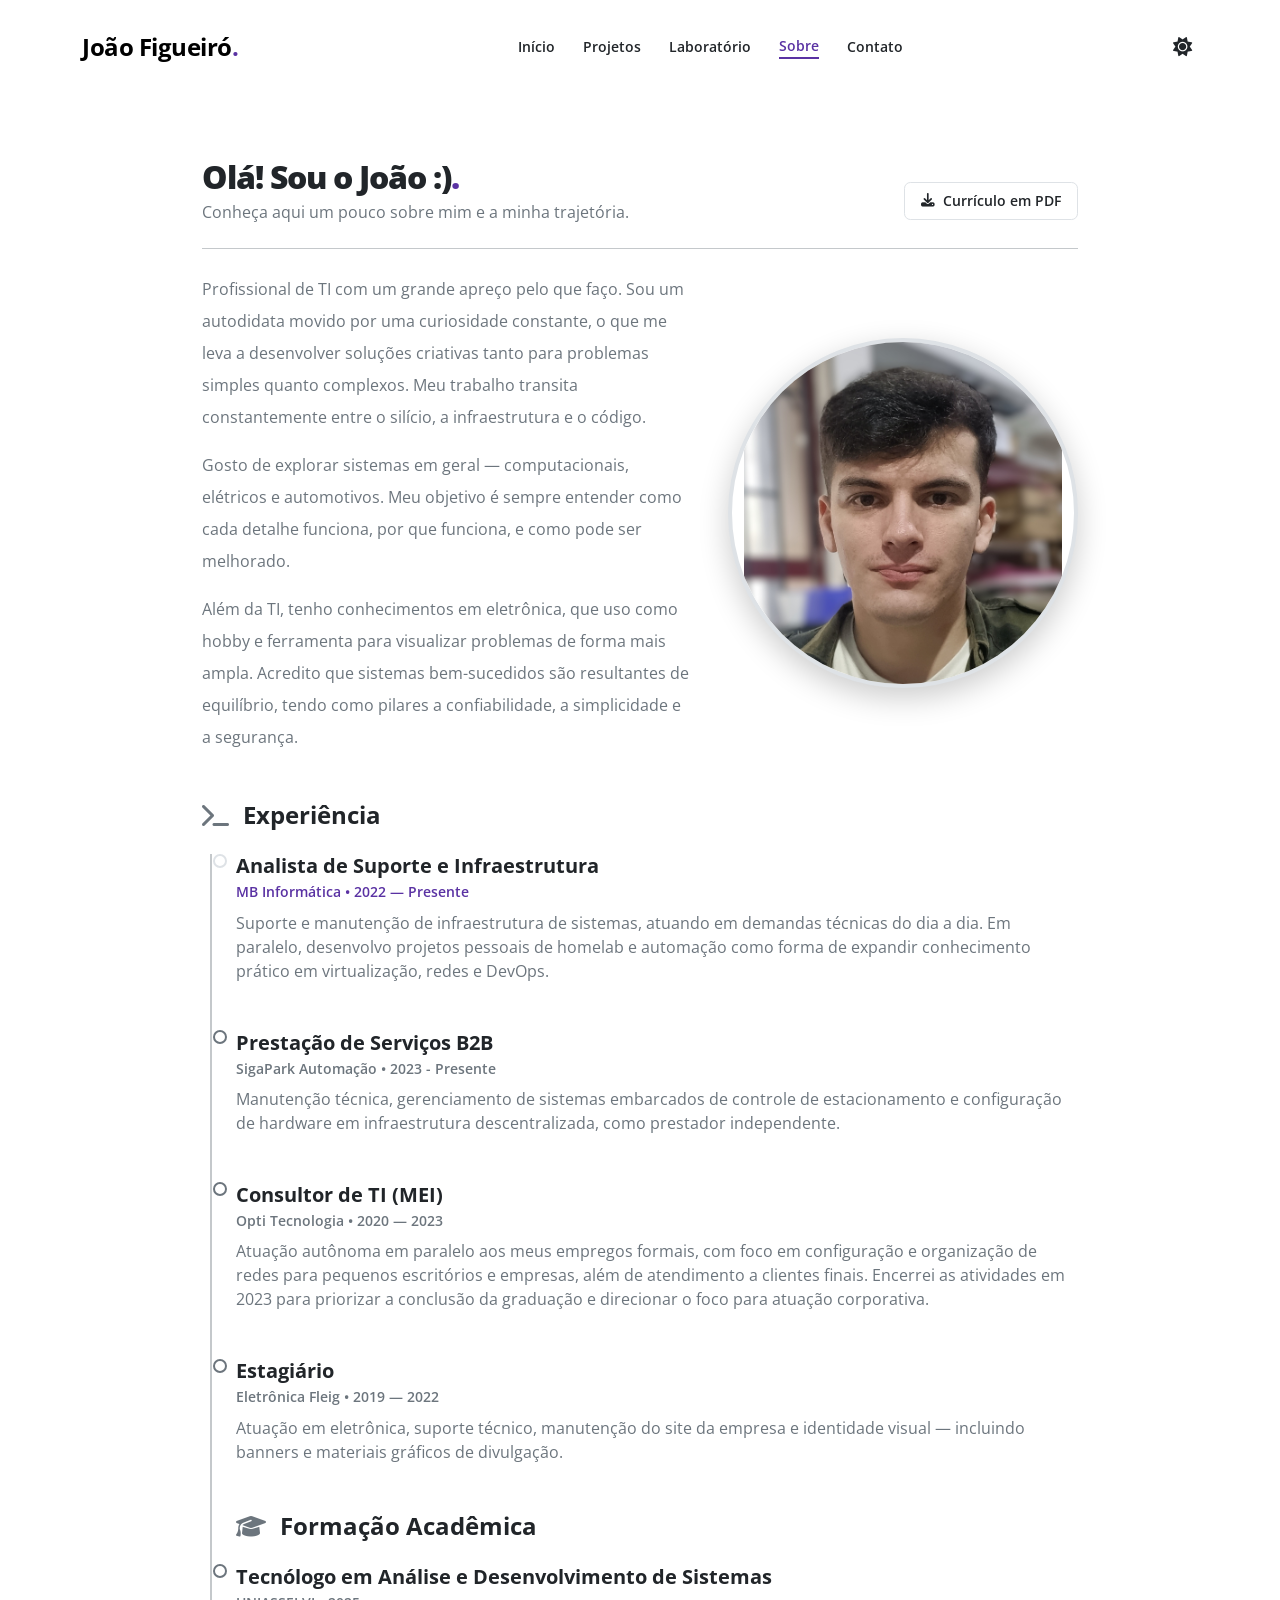
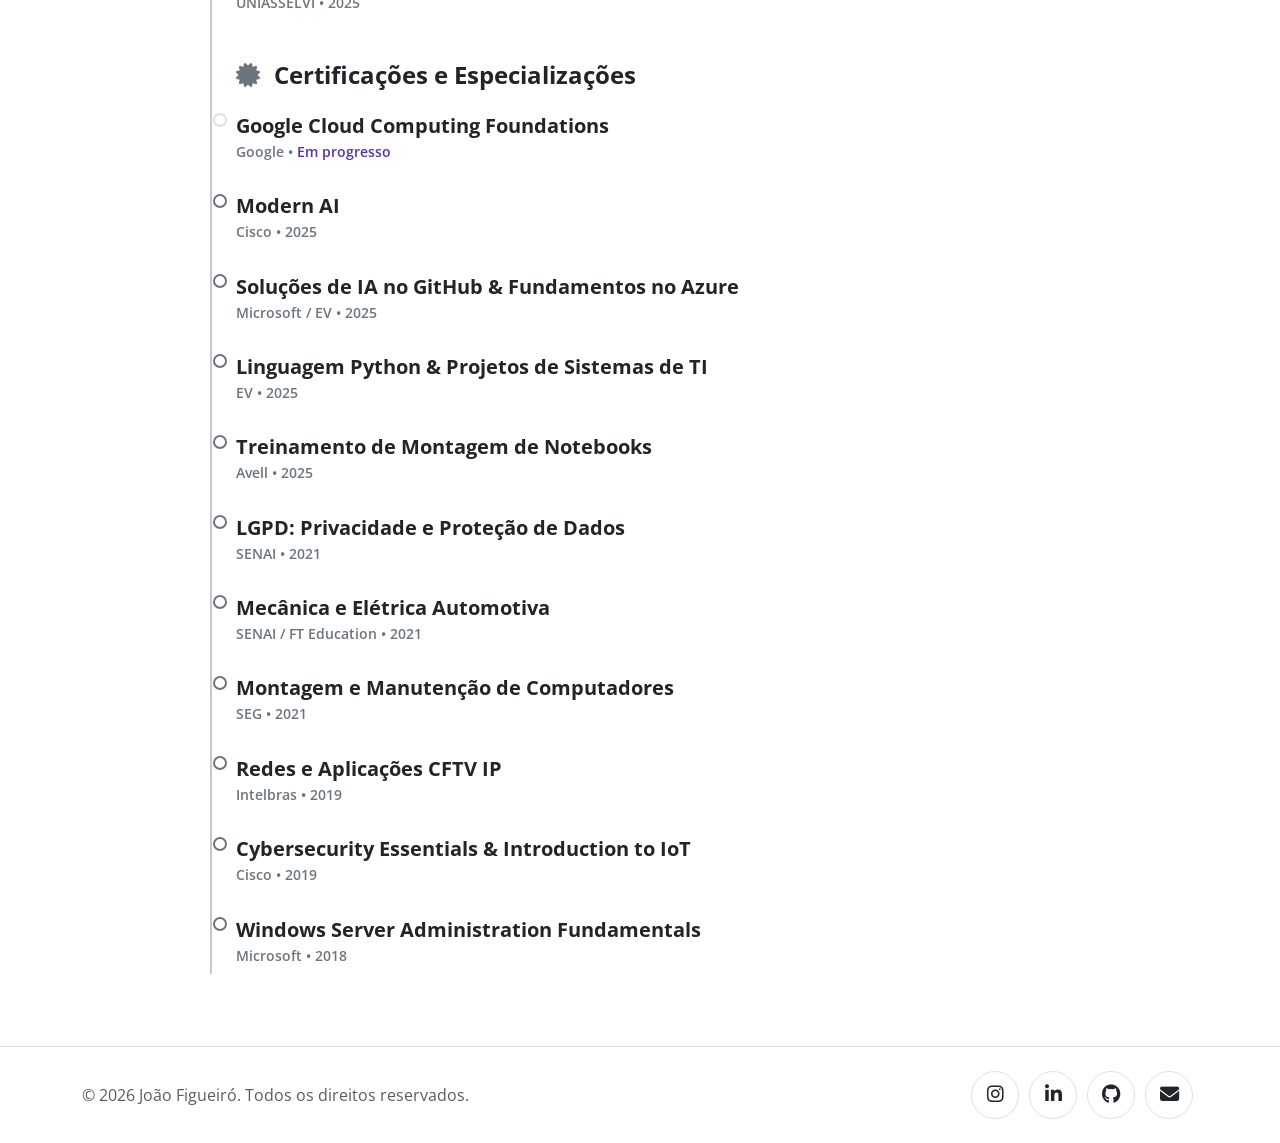
<file: html/sobre.html>
<!DOCTYPE html>
<html lang="pt-br" data-bs-theme="auto">
<head>
    <meta charset="UTF-8">
    <meta name="viewport" content="width=device-width, initial-scale=1.0">
    <title>Sobre | João Figueiró</title>
    <link rel="icon" href="images/favicon.png" type="image/png">
    <link rel="preconnect" href="https://fonts.googleapis.com">
    <link rel="preconnect" href="https://fonts.gstatic.com" crossorigin>
    <link href="https://fonts.googleapis.com/css2?family=Open+Sans:wght@300;400;600;700;800&display=swap" rel="stylesheet">
    
    <link href="https://cdn.jsdelivr.net/npm/bootstrap@5.3.3/dist/css/bootstrap.min.css" rel="stylesheet">
    <link rel="stylesheet" href="https://cdnjs.cloudflare.com/ajax/libs/font-awesome/6.4.0/css/all.min.css">

    <link rel="stylesheet" href="style.css">
</head>
<body>

    <nav class="navbar navbar-expand-lg pt-4 pb-3">
        <div class="container">
            <a class="navbar-brand" href="index.html">João Figueiró<span class="text-accent">.</span></a>
            
            <div class="mx-auto d-none d-lg-flex align-items-center gap-2">
                <a class="nav-link" href="index.html">Início</a>
                <a class="nav-link" href="projetos.html">Projetos</a>
                <a class="nav-link" href="ultimatelab.html">Laboratório</a>
                <a class="nav-link active" href="sobre.html">Sobre</a>
                <a class="nav-link" href="contato.html">Contato</a>
            </div>
            
            <button id="themeToggleBtn" class="theme-toggle" aria-label="Alternar Tema">
                <i class="fas fa-circle-half-stroke"></i>
            </button>
        </div>
    </nav>

    <main class="container flex-grow-1 py-5 mt-4" style="max-width: 900px;">
        
        <div class="d-flex justify-content-between align-items-end mb-4 border-bottom border-secondary-subtle pb-4">
            <div>
                <h2 class="mb-1" style="font-weight: 800; letter-spacing: -1px;">Olá! Sou o João :)<span class="text-accent">.</span></h2>
                <p class="text-secondary mb-0">Conheça aqui um pouco sobre mim e a minha trajetória.</p>
            </div>
            <a href="files/Curriculo-JoaoFigueiro.pdf" target="_blank" class="btn-custom btn-outline-custom mb-1" style="padding: 0.5rem 1rem; font-size: 0.85rem;">
                <i class="fas fa-download"></i> Currículo em PDF
            </a>
        </div>
        
        <div class="row mb-5 align-items-center">
            <div class="col-md-7 pe-md-4">
                <p class="text-secondary lh-lg mb-3">
                    Profissional de TI com um grande apreço pelo que faço. Sou um autodidata movido por uma curiosidade constante, o que me leva a desenvolver soluções criativas tanto para problemas simples quanto complexos. Meu trabalho transita constantemente entre o silício, a infraestrutura e o código.
                </p>
                <p class="text-secondary lh-lg mb-3">
                    Gosto de explorar sistemas em geral — computacionais, elétricos e automotivos. Meu objetivo é sempre entender como cada detalhe funciona, por que funciona, e como pode ser melhorado.
                </p>
                <p class="text-secondary lh-lg mb-0">
                    Além da TI, tenho conhecimentos em eletrônica, que uso como hobby e ferramenta para visualizar problemas de forma mais ampla. Acredito que sistemas bem-sucedidos são resultantes de equilíbrio, tendo como pilares a confiabilidade, a simplicidade e a segurança.
                </p>
            </div>
            <div class="profile-avatar-container">
                    <img src="images/sobre.jpg" alt="João Figueiró" class="profile-avatar-image">
                </div>
        </div>

        <h4 class="fw-bold mt-5 mb-4 text-body"><i class="fas fa-terminal me-2 text-secondary"></i> Experiência</h4>
        
        <div class="border-start border-2 border-secondary-subtle ps-4 ms-2 position-relative">
            
            <div class="mb-5 position-relative">
                <div class="position-absolute top-0 start-0 translate-middle bg-body border border-accent border-2 rounded-circle" style="width: 14px; height: 14px; margin-left: -1rem; margin-top: 0.4rem;"></div>
                <h5 class="fw-bold mb-1">Analista de Suporte e Infraestrutura</h5>
                <p class="text-accent fw-semibold mb-2" style="font-size: 0.85rem;">MB Informática • 2022 — Presente</p>
                <p class="text-secondary fs-6">
                    Suporte e manutenção de infraestrutura de sistemas, atuando em demandas técnicas do dia a dia. 
                    Em paralelo, desenvolvo projetos pessoais de homelab e automação como forma de expandir conhecimento prático em virtualização, redes e DevOps.
                </p>
            </div>

            <div class="mb-5 position-relative">
                <div class="position-absolute top-0 start-0 translate-middle bg-body border border-secondary border-2 rounded-circle" style="width: 14px; height: 14px; margin-left: -1rem; margin-top: 0.4rem;"></div>
                <h5 class="fw-bold mb-1">Prestação de Serviços B2B</h5>
                <p class="text-secondary fw-semibold mb-2" style="font-size: 0.85rem;">SigaPark Automação • 2023 - Presente</p>
                <p class="text-secondary fs-6">
                    Manutenção técnica, gerenciamento de sistemas embarcados de controle de estacionamento e configuração de hardware em infraestrutura descentralizada, como prestador independente.
                </p>
            </div>

            <div class="mb-5 position-relative">
                <div class="position-absolute top-0 start-0 translate-middle bg-body border border-secondary border-2 rounded-circle" style="width: 14px; height: 14px; margin-left: -1rem; margin-top: 0.4rem;"></div>
                <h5 class="fw-bold mb-1">Consultor de TI (MEI)</h5>
                <p class="text-secondary fw-semibold mb-2" style="font-size: 0.85rem;">Opti Tecnologia • 2020 — 2023</p>
                <p class="text-secondary fs-6">
                    Atuação autônoma em paralelo aos meus empregos formais, com foco em configuração e organização de redes para pequenos escritórios e empresas, além de atendimento a clientes finais. Encerrei as atividades em 2023 para priorizar a conclusão da graduação e direcionar o foco para atuação corporativa.
                </p>
            </div>

            <div class="mb-5 position-relative">
                <div class="position-absolute top-0 start-0 translate-middle bg-body border border-secondary border-2 rounded-circle" style="width: 14px; height: 14px; margin-left: -1rem; margin-top: 0.4rem;"></div>
                <h5 class="fw-bold mb-1">Estagiário</h5>
                <p class="text-secondary fw-semibold mb-2" style="font-size: 0.85rem;">Eletrônica Fleig • 2019 — 2022</p>
                <p class="text-secondary fs-6">
                    Atuação em eletrônica, suporte técnico, manutenção do site da empresa e identidade visual — incluindo banners e materiais gráficos de divulgação.
                </p>
            </div>
            
            <h4 class="fw-bold mt-5 mb-4 text-body"><i class="fas fa-graduation-cap me-2 text-secondary"></i> Formação Acadêmica</h4>

            <div class="mb-4 position-relative">
                <div class="position-absolute top-0 start-0 translate-middle bg-body border border-secondary border-2 rounded-circle" style="width: 14px; height: 14px; margin-left: -1rem; margin-top: 0.4rem;"></div>
                <h5 class="fw-bold mb-1">Tecnólogo em Análise e Desenvolvimento de Sistemas</h5>
                <p class="text-secondary fw-semibold mb-2" style="font-size: 0.85rem;">UNIASSELVI • 2025</p>
            </div>

            <h4 class="fw-bold mt-5 mb-4 text-body"><i class="fas fa-certificate me-2 text-secondary"></i> Certificações e Especializações</h4>

            <div class="mb-4 position-relative">
                <div class="position-absolute top-0 start-0 translate-middle bg-body border border-accent border-2 rounded-circle" style="width: 14px; height: 14px; margin-left: -1rem; margin-top: 0.4rem;"></div>
                <div class="d-flex justify-content-between align-items-start">
                    <div>
                        <h5 class="fw-bold mb-1">Google Cloud Computing Foundations</h5>
                        <p class="text-secondary fw-semibold mb-2" style="font-size: 0.85rem;">Google • <span class="text-accent">Em progresso</span></p>
                    </div>
                </div>
            </div>

            <div class="mb-4 position-relative">
                <div class="position-absolute top-0 start-0 translate-middle bg-body border border-secondary border-2 rounded-circle" style="width: 14px; height: 14px; margin-left: -1rem; margin-top: 0.4rem;"></div>
                <div class="d-flex justify-content-between align-items-start">
                    <div>
                        <h5 class="fw-bold mb-1">Modern AI</h5>
                        <p class="text-secondary fw-semibold mb-2" style="font-size: 0.85rem;">Cisco • 2025</p>
                    </div>
                </div>
            </div>

            <div class="mb-4 position-relative">
                <div class="position-absolute top-0 start-0 translate-middle bg-body border border-secondary border-2 rounded-circle" style="width: 14px; height: 14px; margin-left: -1rem; margin-top: 0.4rem;"></div>
                <div class="d-flex justify-content-between align-items-start">
                    <div>
                        <h5 class="fw-bold mb-1">Soluções de IA no GitHub & Fundamentos no Azure</h5>
                        <p class="text-secondary fw-semibold mb-2" style="font-size: 0.85rem;">Microsoft / EV • 2025</p>
                    </div>
                </div>
            </div>

            <div class="mb-4 position-relative">
                <div class="position-absolute top-0 start-0 translate-middle bg-body border border-secondary border-2 rounded-circle" style="width: 14px; height: 14px; margin-left: -1rem; margin-top: 0.4rem;"></div>
                <div class="d-flex justify-content-between align-items-start">
                    <div>
                        <h5 class="fw-bold mb-1">Linguagem Python & Projetos de Sistemas de TI</h5>
                        <p class="text-secondary fw-semibold mb-2" style="font-size: 0.85rem;">EV • 2025</p>
                    </div>
                </div>
            </div>

            <div class="mb-4 position-relative">
                <div class="position-absolute top-0 start-0 translate-middle bg-body border border-secondary border-2 rounded-circle" style="width: 14px; height: 14px; margin-left: -1rem; margin-top: 0.4rem;"></div>
                <div class="d-flex justify-content-between align-items-start">
                    <div>
                        <h5 class="fw-bold mb-1">Treinamento de Montagem de Notebooks</h5>
                        <p class="text-secondary fw-semibold mb-2" style="font-size: 0.85rem;">Avell • 2025</p>
                    </div>
                </div>
            </div>

            <div class="mb-4 position-relative">
                <div class="position-absolute top-0 start-0 translate-middle bg-body border border-secondary border-2 rounded-circle" style="width: 14px; height: 14px; margin-left: -1rem; margin-top: 0.4rem;"></div>
                <div class="d-flex justify-content-between align-items-start">
                    <div>
                        <h5 class="fw-bold mb-1">LGPD: Privacidade e Proteção de Dados</h5>
                        <p class="text-secondary fw-semibold mb-2" style="font-size: 0.85rem;">SENAI • 2021</p>
                    </div>
                </div>
            </div>

            <div class="mb-4 position-relative">
                <div class="position-absolute top-0 start-0 translate-middle bg-body border border-secondary border-2 rounded-circle" style="width: 14px; height: 14px; margin-left: -1rem; margin-top: 0.4rem;"></div>
                <div class="d-flex justify-content-between align-items-start">
                    <div>
                        <h5 class="fw-bold mb-1">Mecânica e Elétrica Automotiva</h5>
                        <p class="text-secondary fw-semibold mb-2" style="font-size: 0.85rem;">SENAI / FT Education • 2021</p>
                    </div>
                </div>
            </div>

            <div class="mb-4 position-relative">
                <div class="position-absolute top-0 start-0 translate-middle bg-body border border-secondary border-2 rounded-circle" style="width: 14px; height: 14px; margin-left: -1rem; margin-top: 0.4rem;"></div>
                <div class="d-flex justify-content-between align-items-start">
                    <div>
                        <h5 class="fw-bold mb-1">Montagem e Manutenção de Computadores</h5>
                        <p class="text-secondary fw-semibold mb-2" style="font-size: 0.85rem;">SEG • 2021</p>
                    </div>
                </div>
            </div>

            <div class="mb-4 position-relative">
                <div class="position-absolute top-0 start-0 translate-middle bg-body border border-secondary border-2 rounded-circle" style="width: 14px; height: 14px; margin-left: -1rem; margin-top: 0.4rem;"></div>
                <div class="d-flex justify-content-between align-items-start">
                    <div>
                        <h5 class="fw-bold mb-1">Redes e Aplicações CFTV IP</h5>
                        <p class="text-secondary fw-semibold mb-2" style="font-size: 0.85rem;">Intelbras • 2019</p>
                    </div>
                </div>
            </div>

            <div class="mb-4 position-relative">
                <div class="position-absolute top-0 start-0 translate-middle bg-body border border-secondary border-2 rounded-circle" style="width: 14px; height: 14px; margin-left: -1rem; margin-top: 0.4rem;"></div>
                <div class="d-flex justify-content-between align-items-start">
                    <div>
                        <h5 class="fw-bold mb-1">Cybersecurity Essentials & Introduction to IoT</h5>
                        <p class="text-secondary fw-semibold mb-2" style="font-size: 0.85rem;">Cisco • 2019</p>
                    </div>
                </div>
            </div>

            <div class="mb-4 position-relative">
                <div class="position-absolute top-0 start-0 translate-middle bg-body border border-secondary border-2 rounded-circle" style="width: 14px; height: 14px; margin-left: -1rem; margin-top: 0.4rem;"></div>
                <div class="d-flex justify-content-between align-items-start">
                    <div>
                        <h5 class="fw-bold mb-1">Windows Server Administration Fundamentals</h5>
                        <p class="text-secondary fw-semibold mb-2" style="font-size: 0.85rem;">Microsoft • 2018</p>
                    </div>
                </div>
            </div>
            
        </div>
    </main>

    <footer class="w-100 border-top py-4 mt-auto">
        <div class="container d-flex flex-column flex-md-row justify-content-between align-items-center">
            
            <p class="text-muted mb-3 mb-md-0 fs-6">
                &copy; <span id="currentYear"></span> João Figueiró. Todos os direitos reservados.
            </p>
            
            <div class="d-flex">
                <a href="https://instagram.com/jvfigueiro" target="_blank" class="social-btn" aria-label="Instagram">
                    <i class="fab fa-instagram"></i>
                </a>
                <a href="https://linkedin.com/in/figueiro" target="_blank" class="social-btn" aria-label="LinkedIn">
                    <i class="fab fa-linkedin-in"></i>
                </a>
                <a href="https://github.com/jvfigueiro" target="_blank" class="social-btn" aria-label="GitHub">
                    <i class="fab fa-github"></i>
                </a>
                <a href="mailto:contato@jvfigueiro.com" class="social-btn" aria-label="E-mail">
                    <i class="fas fa-envelope"></i>
                </a>
            </div>
            
        </div>
    </footer>

    <script src="script.js"></script>

</body>
</html>
</file>
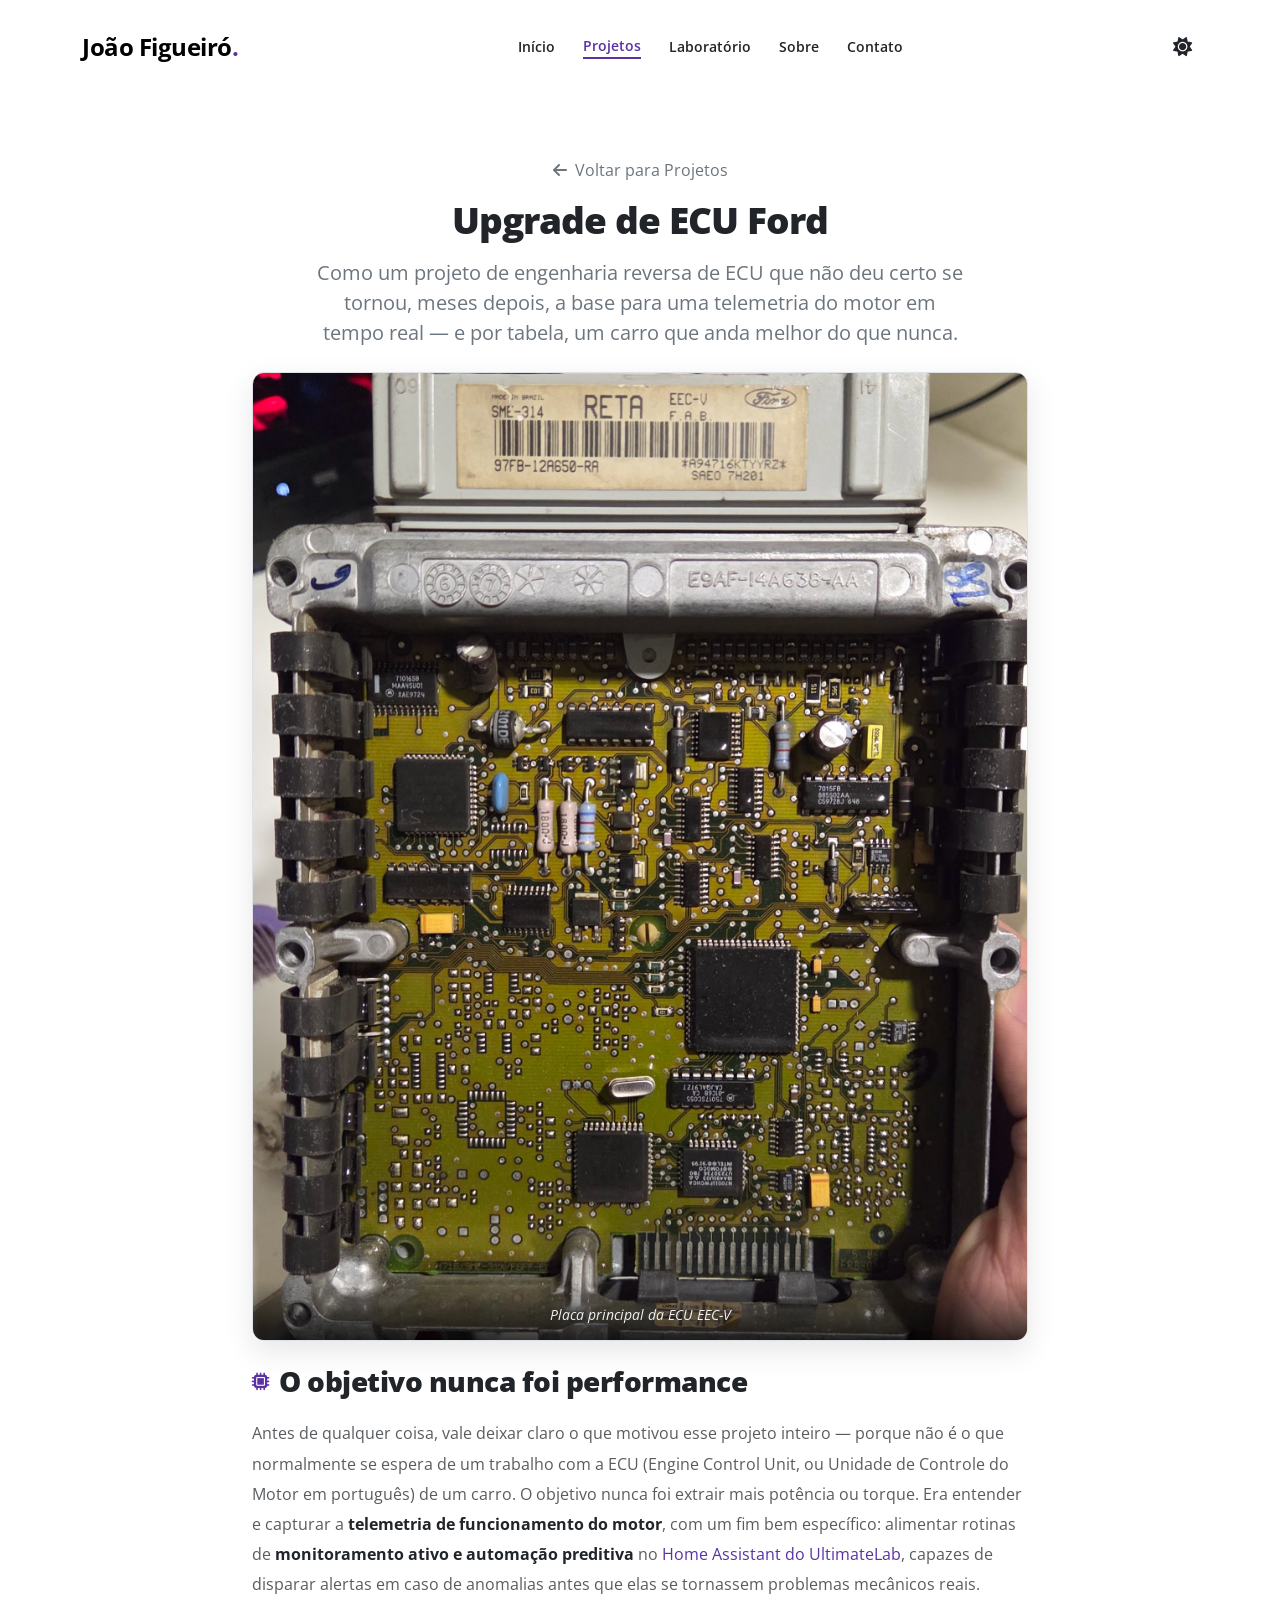
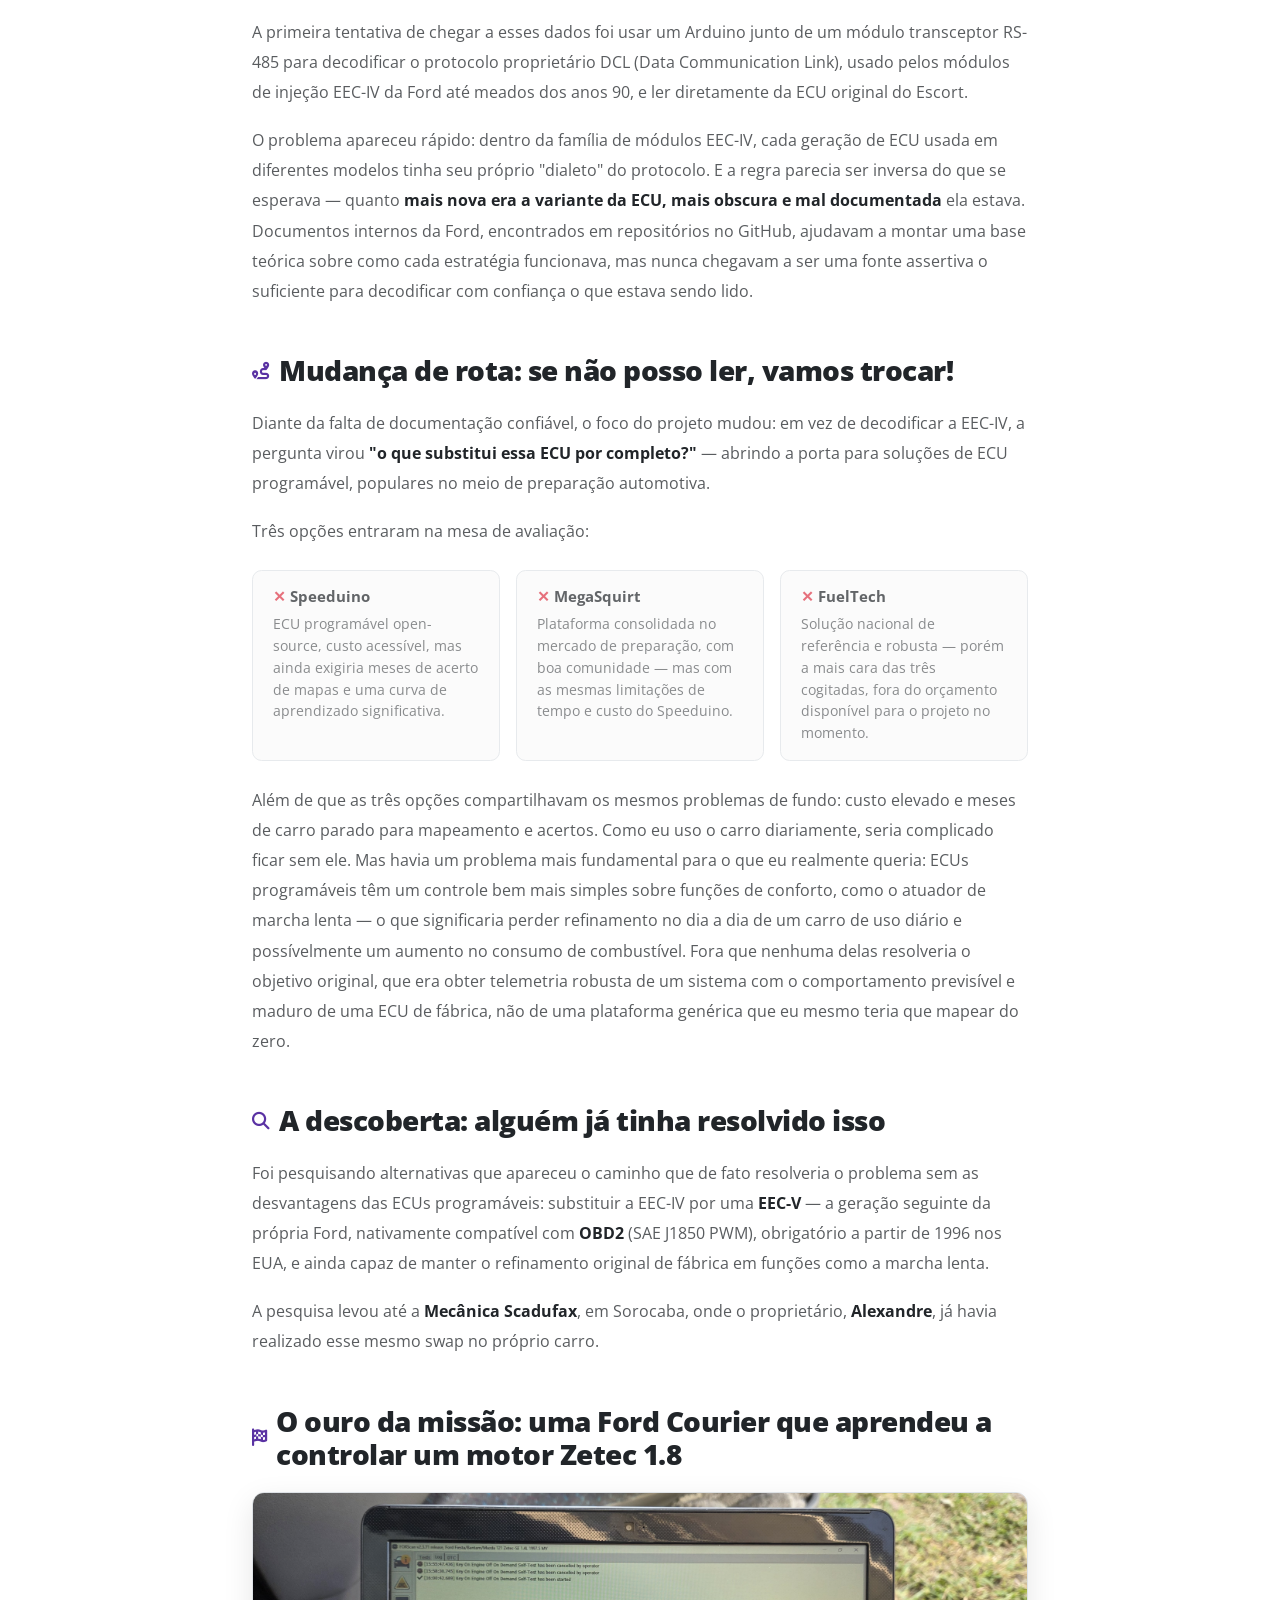
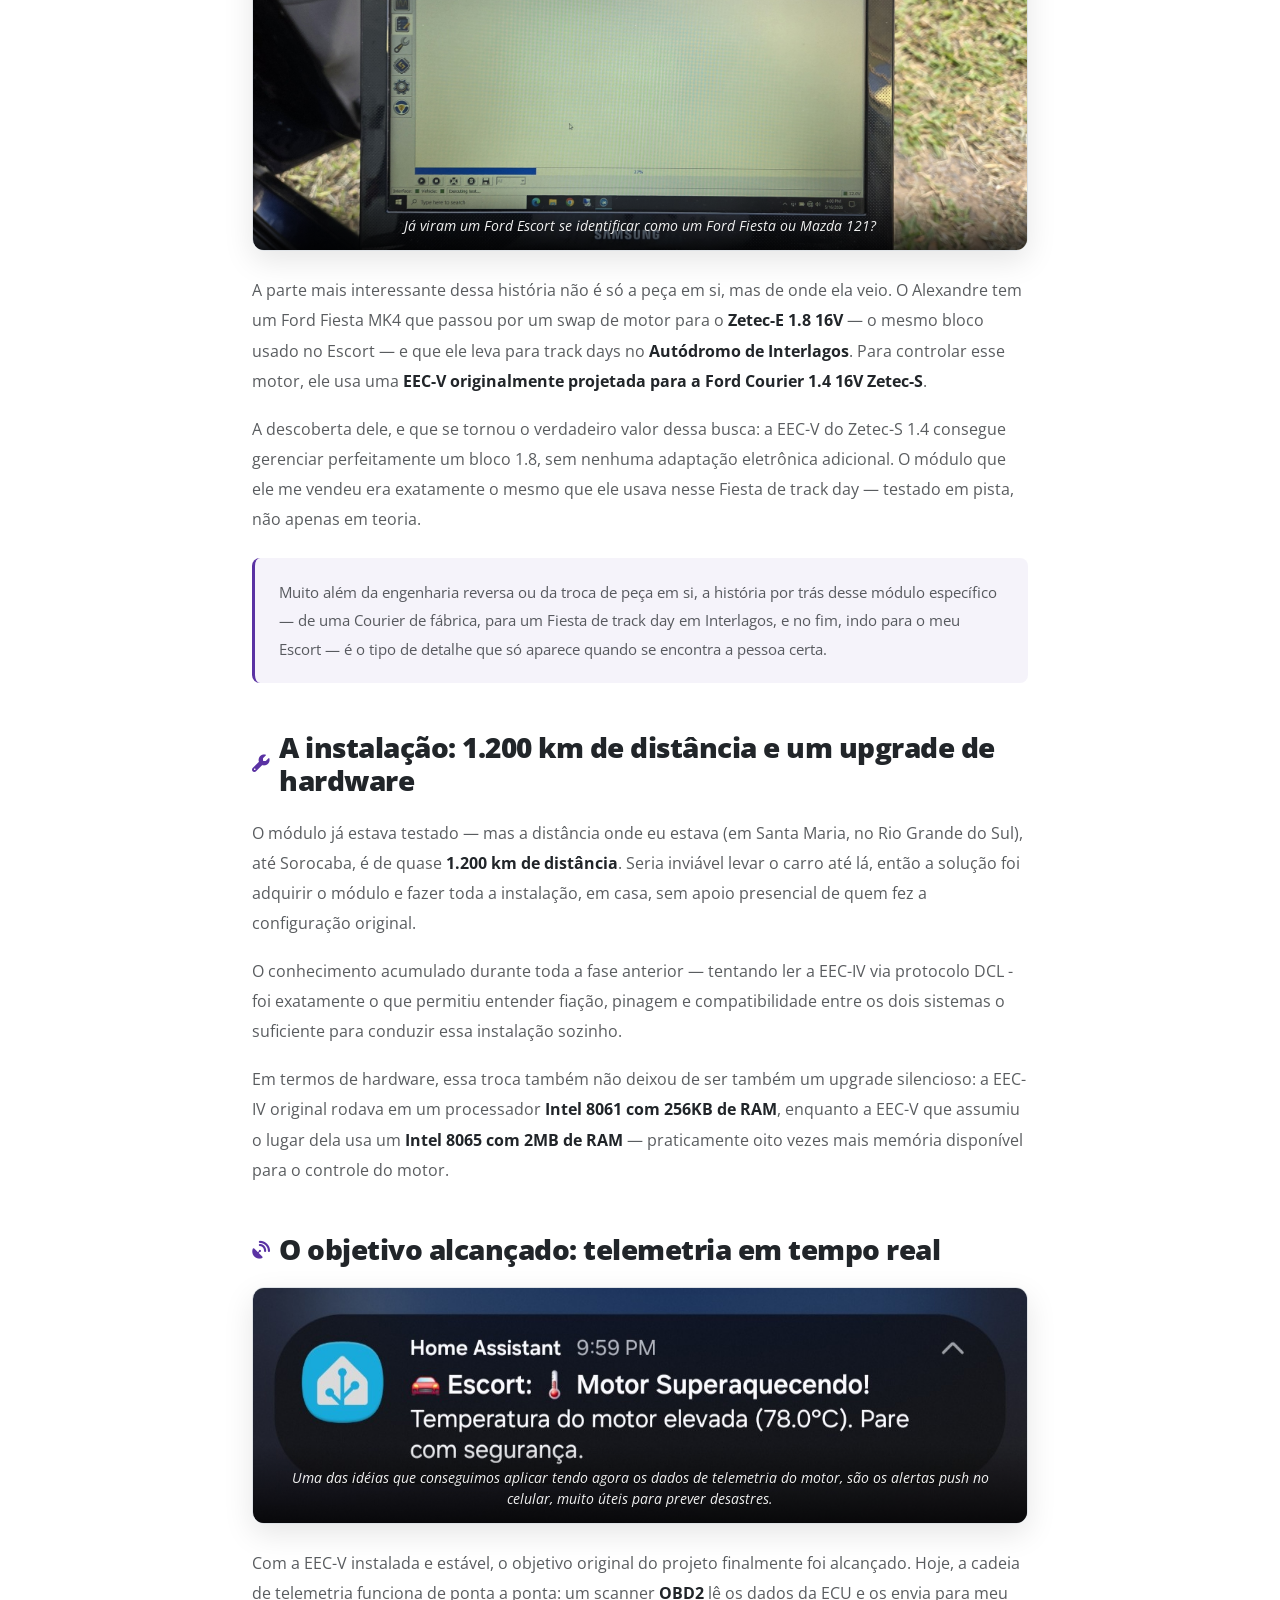
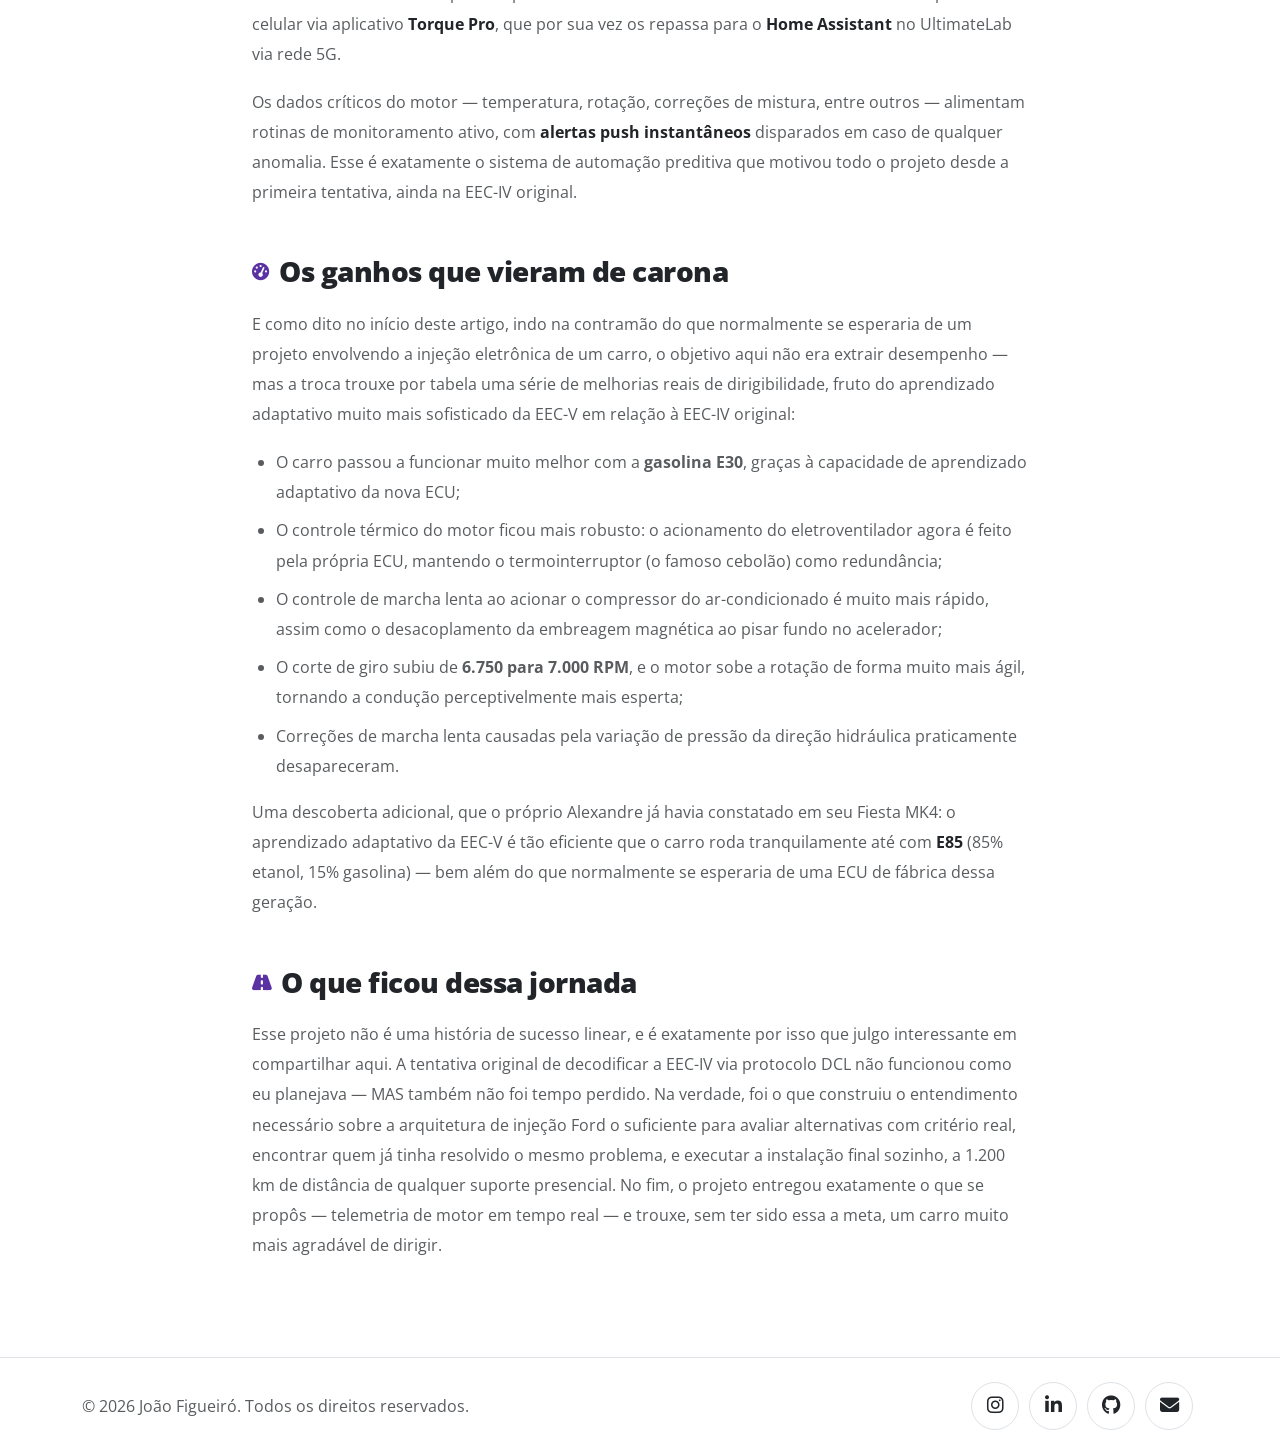
<file: html/swap-ecu.html>
<!DOCTYPE html>
<html lang="pt-br" data-bs-theme="auto">
<head>
    <meta charset="UTF-8">
    <meta name="viewport" content="width=device-width, initial-scale=1.0">
    <title>Upgrade de ECU Ford | João Figueiró</title>
    <link rel="icon" href="images/favicon.png" type="image/png">
    <link rel="preconnect" href="https://fonts.googleapis.com">
    <link rel="preconnect" href="https://fonts.gstatic.com" crossorigin>
    <link href="https://fonts.googleapis.com/css2?family=Open+Sans:wght@300;400;600;700;800&display=swap" rel="stylesheet">

    <link href="https://cdn.jsdelivr.net/npm/bootstrap@5.3.3/dist/css/bootstrap.min.css" rel="stylesheet">
    <link rel="stylesheet" href="https://cdnjs.cloudflare.com/ajax/libs/font-awesome/6.4.0/css/all.min.css">

    <link rel="stylesheet" href="style.css?=v2">

    <style>
        .writeup-meta {
            display: flex;
            flex-wrap: wrap;
            gap: 0.75rem;
            justify-content: center;
            margin-bottom: 2.5rem;
        }
        .writeup-section {
            margin-bottom: 3rem;
        }
        .writeup-section h3 {
            font-weight: 800;
            letter-spacing: -0.5px;
            margin-bottom: 1.25rem;
            display: flex;
            align-items: center;
            gap: 0.6rem;
        }
        .writeup-section h3 i {
            color: var(--accent-color);
            font-size: 1.1rem;
        }
        .writeup-section p {
            color: var(--bs-secondary-color);
            line-height: 1.85;
            font-size: 1.02rem;
            margin-bottom: 1.1rem;
        }
        .writeup-section p strong {
            color: var(--bs-body-color);
        }
        .callout-box {
            background-color: rgba(90, 50, 163, 0.06);
            border-left: 3px solid var(--accent-color);
            border-radius: 0.5rem;
            padding: 1.25rem 1.5rem;
            margin: 1.5rem 0;
        }
        .callout-box p {
            margin-bottom: 0;
            font-size: 0.95rem;
        }
        .callout-box.success-box {
            background-color: rgba(40, 167, 69, 0.06);
            border-left-color: #28a745;
        }
        .options-grid {
            display: grid;
            grid-template-columns: repeat(auto-fit, minmax(200px, 1fr));
            gap: 1rem;
            margin: 1.5rem 0;
        }
        .option-card {
            background-color: rgba(128, 128, 128, 0.04);
            border: 1px solid var(--bs-border-color);
            border-radius: 0.6rem;
            padding: 1rem 1.25rem;
        }
        .option-card h5 {
            font-size: 0.95rem;
            font-weight: 700;
            margin-bottom: 0.5rem;
            color: var(--bs-body-color);
        }
        .option-card p {
            font-size: 0.85rem;
            margin-bottom: 0;
            color: var(--bs-secondary-color);
            line-height: 1.6;
        }
        .option-card.discarded {
            opacity: 0.7;
        }
        .option-card.discarded h5::before {
            content: "✕ ";
            color: #dc3545;
        }
        code.inline-code {
            background-color: rgba(128, 128, 128, 0.12);
            padding: 0.15rem 0.45rem;
            border-radius: 0.3rem;
            font-size: 0.88em;
            color: var(--accent-color);
        }
    </style>
</head>
<body>

    <nav class="navbar navbar-expand-lg pt-4 pb-3">
        <div class="container">
            <a class="navbar-brand" href="index.html">João Figueiró<span class="text-accent">.</span></a>

            <div class="mx-auto d-none d-lg-flex align-items-center gap-2">
                <a class="nav-link" href="index.html">Início</a>
                <a class="nav-link active" href="projetos.html">Projetos</a>
                <a class="nav-link" href="ultimatelab.html">Laboratório</a>
                <a class="nav-link" href="sobre.html">Sobre</a>
                <a class="nav-link" href="contato.html">Contato</a>
            </div>

            <button id="themeToggleBtn" class="theme-toggle" aria-label="Alternar Tema">
                <i class="fas fa-circle-half-stroke"></i>
            </button>
        </div>
    </nav>

    <main class="container flex-grow-1 py-5 mt-4" style="max-width: 800px;">

        <div class="text-center mb-4">
            <a href="projetos.html" class="text-secondary text-decoration-none fs-6 mb-3 d-inline-block">
                <i class="fas fa-arrow-left me-1"></i> Voltar para Projetos
            </a>
            <h2 class="mb-3" style="font-weight: 800; letter-spacing: -1px; font-size: 2.3rem;">
                Upgrade de ECU Ford
            </h2>
            <p class="text-secondary fs-5 mx-auto" style="max-width: 650px;">
                Como um projeto de engenharia reversa de ECU que não deu certo se tornou, meses depois, a base para uma telemetria do motor em tempo real — e por tabela, um carro que anda melhor do que nunca.
            </p>
        </div>

        <figure class="featured-image-container">
                <img src="images/eec-v.jpg" alt="Placa principal da ECU EEC-V" onerror="this.style.display='none'">
                <figcaption class="image-caption">Placa principal da ECU EEC-V</figcaption>
        </figure>

        <div class="writeup-section">
            <h3><i class="fas fa-microchip"></i> O objetivo nunca foi performance</h3>
            <p>
                Antes de qualquer coisa, vale deixar claro o que motivou esse projeto inteiro — porque não é o que normalmente se espera de um trabalho com a ECU (Engine Control Unit, ou Unidade de Controle do Motor em português) de um carro. O objetivo nunca foi extrair mais potência ou torque. Era entender e capturar a <strong>telemetria de funcionamento do motor</strong>, com um fim bem específico: alimentar rotinas de <strong>monitoramento ativo e automação preditiva</strong> no <a href="ultimatelab.html" class="text-accent text-decoration-none">Home Assistant do UltimateLab</a>, capazes de disparar alertas em caso de anomalias antes que elas se tornassem problemas mecânicos reais.
            </p>
            <p>
                A primeira tentativa de chegar a esses dados foi usar um Arduino junto de um módulo transceptor RS-485 para decodificar o protocolo proprietário DCL (Data Communication Link), usado pelos módulos de injeção EEC-IV da Ford até meados dos anos 90, e ler diretamente da ECU original do Escort.
            </p>
            <p>
                O problema apareceu rápido: dentro da família de módulos EEC-IV, cada geração de ECU usada em diferentes modelos tinha seu próprio "dialeto" do protocolo. E a regra parecia ser inversa do que se esperava — quanto <strong>mais nova era a variante da ECU, mais obscura e mal documentada</strong> ela estava. Documentos internos da Ford, encontrados em repositórios no GitHub, ajudavam a montar uma base teórica sobre como cada estratégia funcionava, mas nunca chegavam a ser uma fonte assertiva o suficiente para decodificar com confiança o que estava sendo lido.
            </p>
        </div>

        <div class="writeup-section">
            <h3><i class="fas fa-route"></i> Mudança de rota: se não posso ler, vamos trocar!</h3>
            <p>
                Diante da falta de documentação confiável, o foco do projeto mudou: em vez de decodificar a EEC-IV, a pergunta virou <strong>"o que substitui essa ECU por completo?"</strong> — abrindo a porta para soluções de ECU programável, populares no meio de preparação automotiva.
            </p>
            <p>
                Três opções entraram na mesa de avaliação:
            </p>
            <div class="options-grid">
                <div class="option-card discarded">
                    <h5>Speeduino</h5>
                    <p>ECU programável open-source, custo acessível, mas ainda exigiria meses de acerto de mapas e uma curva de aprendizado significativa.</p>
                </div>
                <div class="option-card discarded">
                    <h5>MegaSquirt</h5>
                    <p>Plataforma consolidada no mercado de preparação, com boa comunidade — mas com as mesmas limitações de tempo e custo do Speeduino.</p>
                </div>
                <div class="option-card discarded">
                    <h5>FuelTech</h5>
                    <p>Solução nacional de referência e robusta — porém a mais cara das três cogitadas, fora do orçamento disponível para o projeto no momento.</p>
                </div>
            </div>
            <p>
                Além de que as três opções compartilhavam os mesmos problemas de fundo: custo elevado e meses de carro parado para mapeamento e acertos. Como eu uso o carro diariamente, seria complicado ficar sem ele. Mas havia um problema mais fundamental para o que eu realmente queria: ECUs programáveis têm um controle bem mais simples sobre funções de conforto, como o atuador de marcha lenta — o que significaria perder refinamento no dia a dia de um carro de uso diário e possívelmente um aumento no consumo de combustível. Fora que nenhuma delas resolveria o objetivo original, que era obter telemetria robusta de um sistema com o comportamento previsível e maduro de uma ECU de fábrica, não de uma plataforma genérica que eu mesmo teria que mapear do zero.
            </p>
        </div>

        <div class="writeup-section">
            <h3><i class="fas fa-magnifying-glass"></i> A descoberta: alguém já tinha resolvido isso</h3>
            <p>
                Foi pesquisando alternativas que apareceu o caminho que de fato resolveria o problema sem as desvantagens das ECUs programáveis: substituir a EEC-IV por uma <strong>EEC-V</strong> — a geração seguinte da própria Ford, nativamente compatível com <strong>OBD2</strong> (SAE J1850 PWM), obrigatório a partir de 1996 nos EUA, e ainda capaz de manter o refinamento original de fábrica em funções como a marcha lenta.
            </p>
            <p>
                A pesquisa levou até a <strong>Mecânica Scadufax</strong>, em Sorocaba, onde o proprietário, <strong>Alexandre</strong>, já havia realizado esse mesmo swap no próprio carro.
            </p>
        </div>

        <div class="writeup-section">
            <h3><i class="fas fa-flag-checkered"></i> O ouro da missão: uma Ford Courier que aprendeu a controlar um motor Zetec 1.8</h3>
            
            <figure class="featured-image-container">
                <img src="images/ecu-2.jpg" alt="Já viram um Ford Escort se identificar como um Ford Fiesta ou Mazda 121?" onerror="this.parentElement.style.display='none'">
                <figcaption class="image-caption">Já viram um Ford Escort se identificar como um Ford Fiesta ou Mazda 121?</figcaption>
            </figure>

            <p>
                A parte mais interessante dessa história não é só a peça em si, mas de onde ela veio. O Alexandre tem um Ford Fiesta MK4 que passou por um swap de motor para o <strong>Zetec-E 1.8 16V</strong> — o mesmo bloco usado no Escort — e que ele leva para track days no <strong>Autódromo de Interlagos</strong>. Para controlar esse motor, ele usa uma <strong>EEC-V originalmente projetada para a Ford Courier 1.4 16V Zetec-S</strong>.
            </p>
            <p>
                A descoberta dele, e que se tornou o verdadeiro valor dessa busca: a EEC-V do Zetec-S 1.4 consegue gerenciar perfeitamente um bloco 1.8, sem nenhuma adaptação eletrônica adicional. O módulo que ele me vendeu era exatamente o mesmo que ele usava nesse Fiesta de track day — testado em pista, não apenas em teoria.
            </p>
            <div class="callout-box">
                <p>
                    Muito além da engenharia reversa ou da troca de peça em si, a história por trás desse módulo específico — de uma Courier de fábrica, para um Fiesta de track day em Interlagos, e no fim, indo para o meu Escort — é o tipo de detalhe que só aparece quando se encontra a pessoa certa.
                </p>
            </div>
        </div>

        <div class="writeup-section">
            <h3><i class="fas fa-wrench"></i> A instalação: 1.200 km de distância e um upgrade de hardware</h3>
            <p>
                O módulo já estava testado — mas a distância onde eu estava (em Santa Maria, no Rio Grande do Sul), até Sorocaba, é de quase <strong>1.200 km de distância</strong>. Seria inviável levar o carro até lá, então a solução foi adquirir o módulo e fazer toda a instalação, em casa, sem apoio presencial de quem fez a configuração original.
            </p>
            <p>
                O conhecimento acumulado durante toda a fase anterior — tentando ler a EEC-IV via protocolo DCL - foi exatamente o que permitiu entender fiação, pinagem e compatibilidade entre os dois sistemas o suficiente para conduzir essa instalação sozinho.
            </p>
            <p>
                Em termos de hardware, essa troca também não deixou de ser também um upgrade silencioso: a EEC-IV original rodava em um processador <strong>Intel 8061 com 256KB de RAM</strong>, enquanto a EEC-V que assumiu o lugar dela usa um <strong>Intel 8065 com 2MB de RAM</strong> — praticamente oito vezes mais memória disponível para o controle do motor.
            </p>
        </div>

        <div class="writeup-section">
            <h3><i class="fas fa-satellite-dish"></i> O objetivo alcançado: telemetria em tempo real</h3>
            
            <figure class="featured-image-container">
                <img src="images/ecu-3.jpg" alt="Uma das idéias que conseguimos aplicar tendo agora os dados de telemetria do motor, são os alertas push no celular, muito úteis para prever desastres." onerror="this.parentElement.style.display='none'">
                <figcaption class="image-caption">Uma das idéias que conseguimos aplicar tendo agora os dados de telemetria do motor, são os alertas push no celular, muito úteis para prever desastres.</figcaption>
            </figure>            
            <p>
                Com a EEC-V instalada e estável, o objetivo original do projeto finalmente foi alcançado. Hoje, a cadeia de telemetria funciona de ponta a ponta: um scanner <strong>OBD2</strong> lê os dados da ECU e os envia para meu celular via aplicativo <strong>Torque Pro</strong>, que por sua vez os repassa para o <strong>Home Assistant</strong> no UltimateLab via rede 5G.
            </p>
            <p>
                Os dados críticos do motor — temperatura, rotação, correções de mistura, entre outros — alimentam rotinas de monitoramento ativo, com <strong>alertas push instantâneos</strong> disparados em caso de qualquer anomalia. Esse é exatamente o sistema de automação preditiva que motivou todo o projeto desde a primeira tentativa, ainda na EEC-IV original.
            </p>
        </div>

        <div class="writeup-section">
            <h3><i class="fas fa-gauge-high"></i> Os ganhos que vieram de carona</h3>
            <p>
                E como dito no início deste artigo, indo na contramão do que normalmente se esperaria de um projeto envolvendo a injeção eletrônica de um carro, o objetivo aqui não era extrair desempenho — mas a troca trouxe por tabela uma série de melhorias reais de dirigibilidade, fruto do aprendizado adaptativo muito mais sofisticado da EEC-V em relação à EEC-IV original:
            </p>
            <ul style="color: var(--bs-secondary-color); line-height: 1.85; font-size: 1.02rem; padding-left: 1.5rem;">
                <li class="mb-2">O carro passou a funcionar muito melhor com a <strong>gasolina E30</strong>, graças à capacidade de aprendizado adaptativo da nova ECU;</li>
                <li class="mb-2">O controle térmico do motor ficou mais robusto: o acionamento do eletroventilador agora é feito pela própria ECU, mantendo o termointerruptor (o famoso cebolão) como redundância;</li>
                <li class="mb-2">O controle de marcha lenta ao acionar o compressor do ar-condicionado é muito mais rápido, assim como o desacoplamento da embreagem magnética ao pisar fundo no acelerador;</li>
                <li class="mb-2">O corte de giro subiu de <strong>6.750 para 7.000 RPM</strong>, e o motor sobe a rotação de forma muito mais ágil, tornando a condução perceptivelmente mais esperta;</li>
                <li class="mb-2">Correções de marcha lenta causadas pela variação de pressão da direção hidráulica praticamente desapareceram.</li>
            </ul>
            <p>
                Uma descoberta adicional, que o próprio Alexandre já havia constatado em seu Fiesta MK4: o aprendizado adaptativo da EEC-V é tão eficiente que o carro roda tranquilamente até com <strong>E85</strong> (85% etanol, 15% gasolina) — bem além do que normalmente se esperaria de uma ECU de fábrica dessa geração.
            </p>
        </div>

        <div class="writeup-section">
            <h3><i class="fas fa-road"></i> O que ficou dessa jornada</h3>
            <p>
                Esse projeto não é uma história de sucesso linear, e é exatamente por isso que julgo interessante em compartilhar aqui. A tentativa original de decodificar a EEC-IV via protocolo DCL não funcionou como eu planejava — MAS também não foi tempo perdido. Na verdade, foi o que construiu o entendimento necessário sobre a arquitetura de injeção Ford o suficiente para avaliar alternativas com critério real, encontrar quem já tinha resolvido o mesmo problema, e executar a instalação final sozinho, a 1.200 km de distância de qualquer suporte presencial. No fim, o projeto entregou exatamente o que se propôs — telemetria de motor em tempo real — e trouxe, sem ter sido essa a meta, um carro muito mais agradável de dirigir.
            </p>
        </div>

    </main>

    <footer class="w-100 border-top py-4 mt-auto">
        <div class="container d-flex flex-column flex-md-row justify-content-between align-items-center">

            <p class="text-muted mb-3 mb-md-0 fs-6">
                &copy; <span id="currentYear"></span> João Figueiró. Todos os direitos reservados.
            </p>

            <div class="d-flex">
                <a href="https://instagram.com/jvfigueiro" target="_blank" class="social-btn" aria-label="Instagram">
                    <i class="fab fa-instagram"></i>
                </a>
                <a href="https://linkedin.com/in/figueiro" target="_blank" class="social-btn" aria-label="LinkedIn">
                    <i class="fab fa-linkedin-in"></i>
                </a>
                <a href="https://github.com/jvfigueiro" target="_blank" class="social-btn" aria-label="GitHub">
                    <i class="fab fa-github"></i>
                </a>
                <a href="mailto:contato@jvfigueiro.com" class="social-btn" aria-label="E-mail">
                    <i class="fas fa-envelope"></i>
                </a>
            </div>

        </div>
    </footer>

    <script src="script.js"></script>

</body>
</html>
</file>
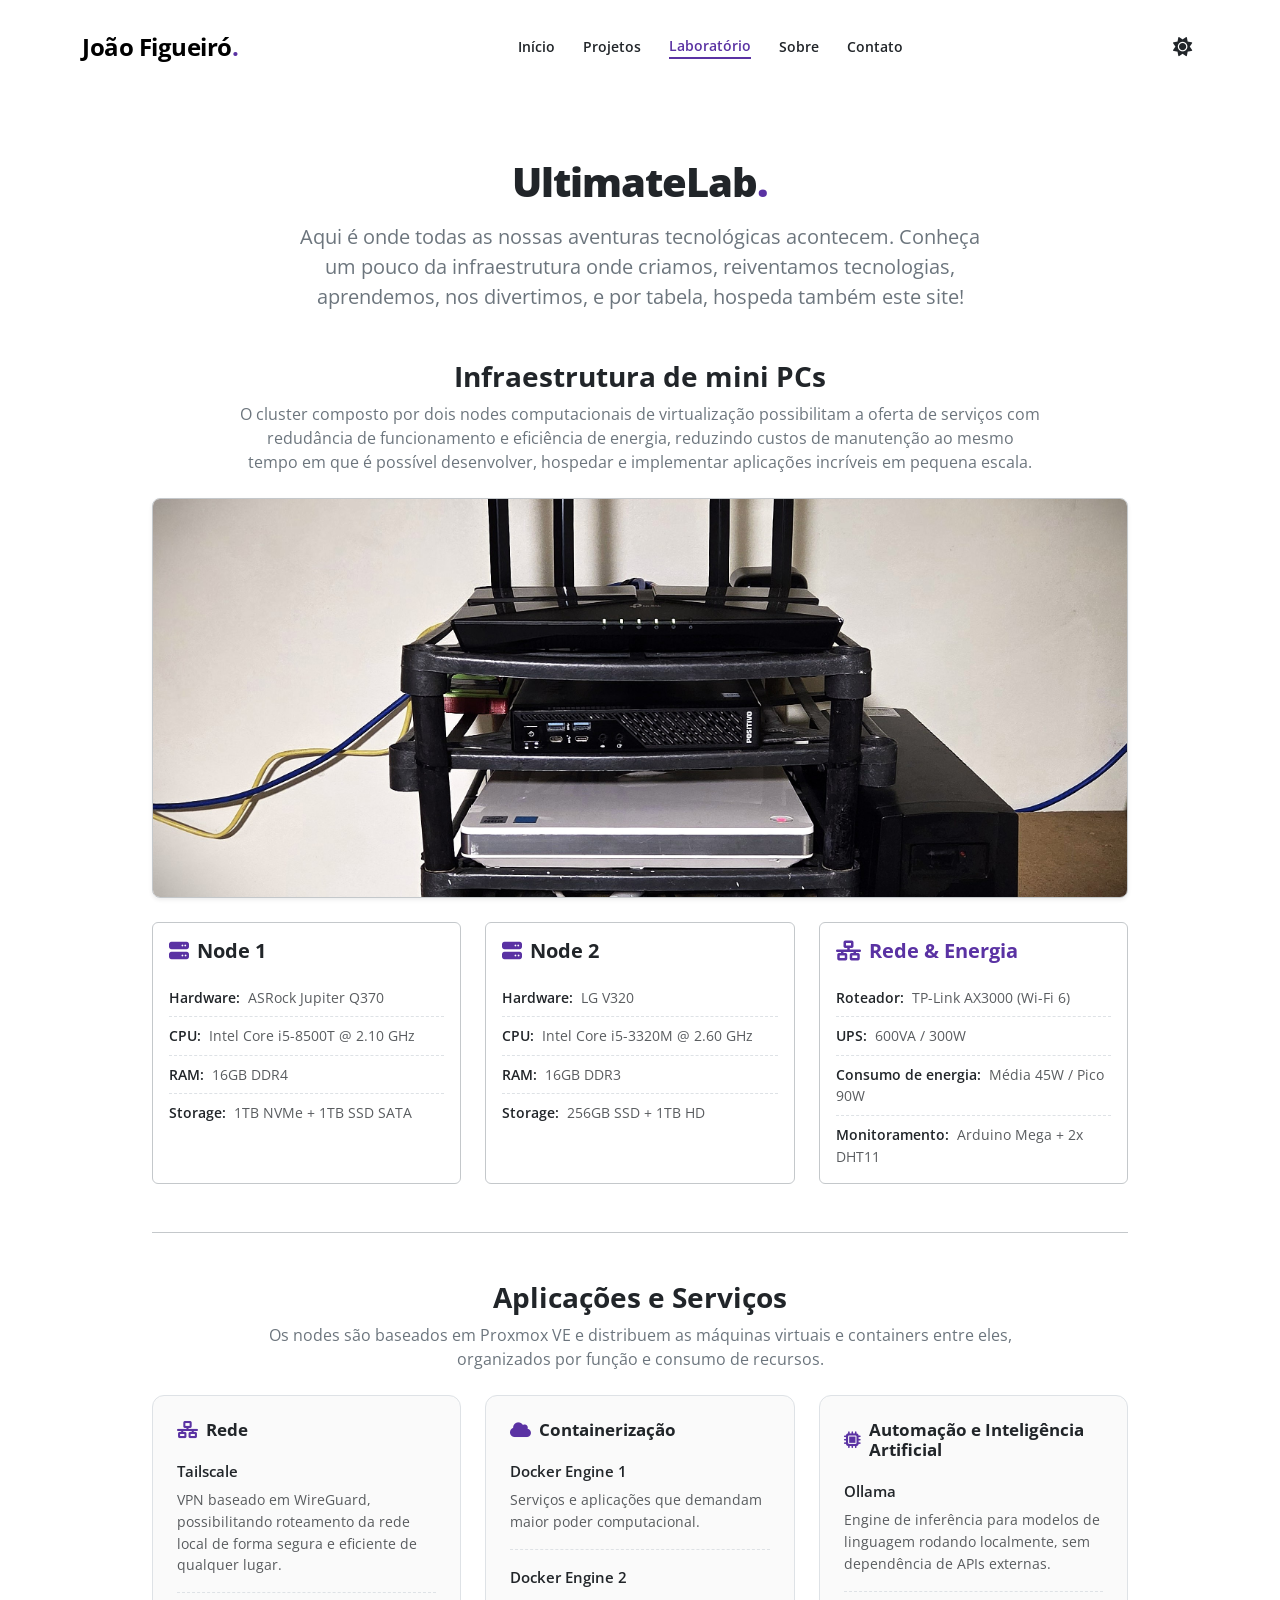
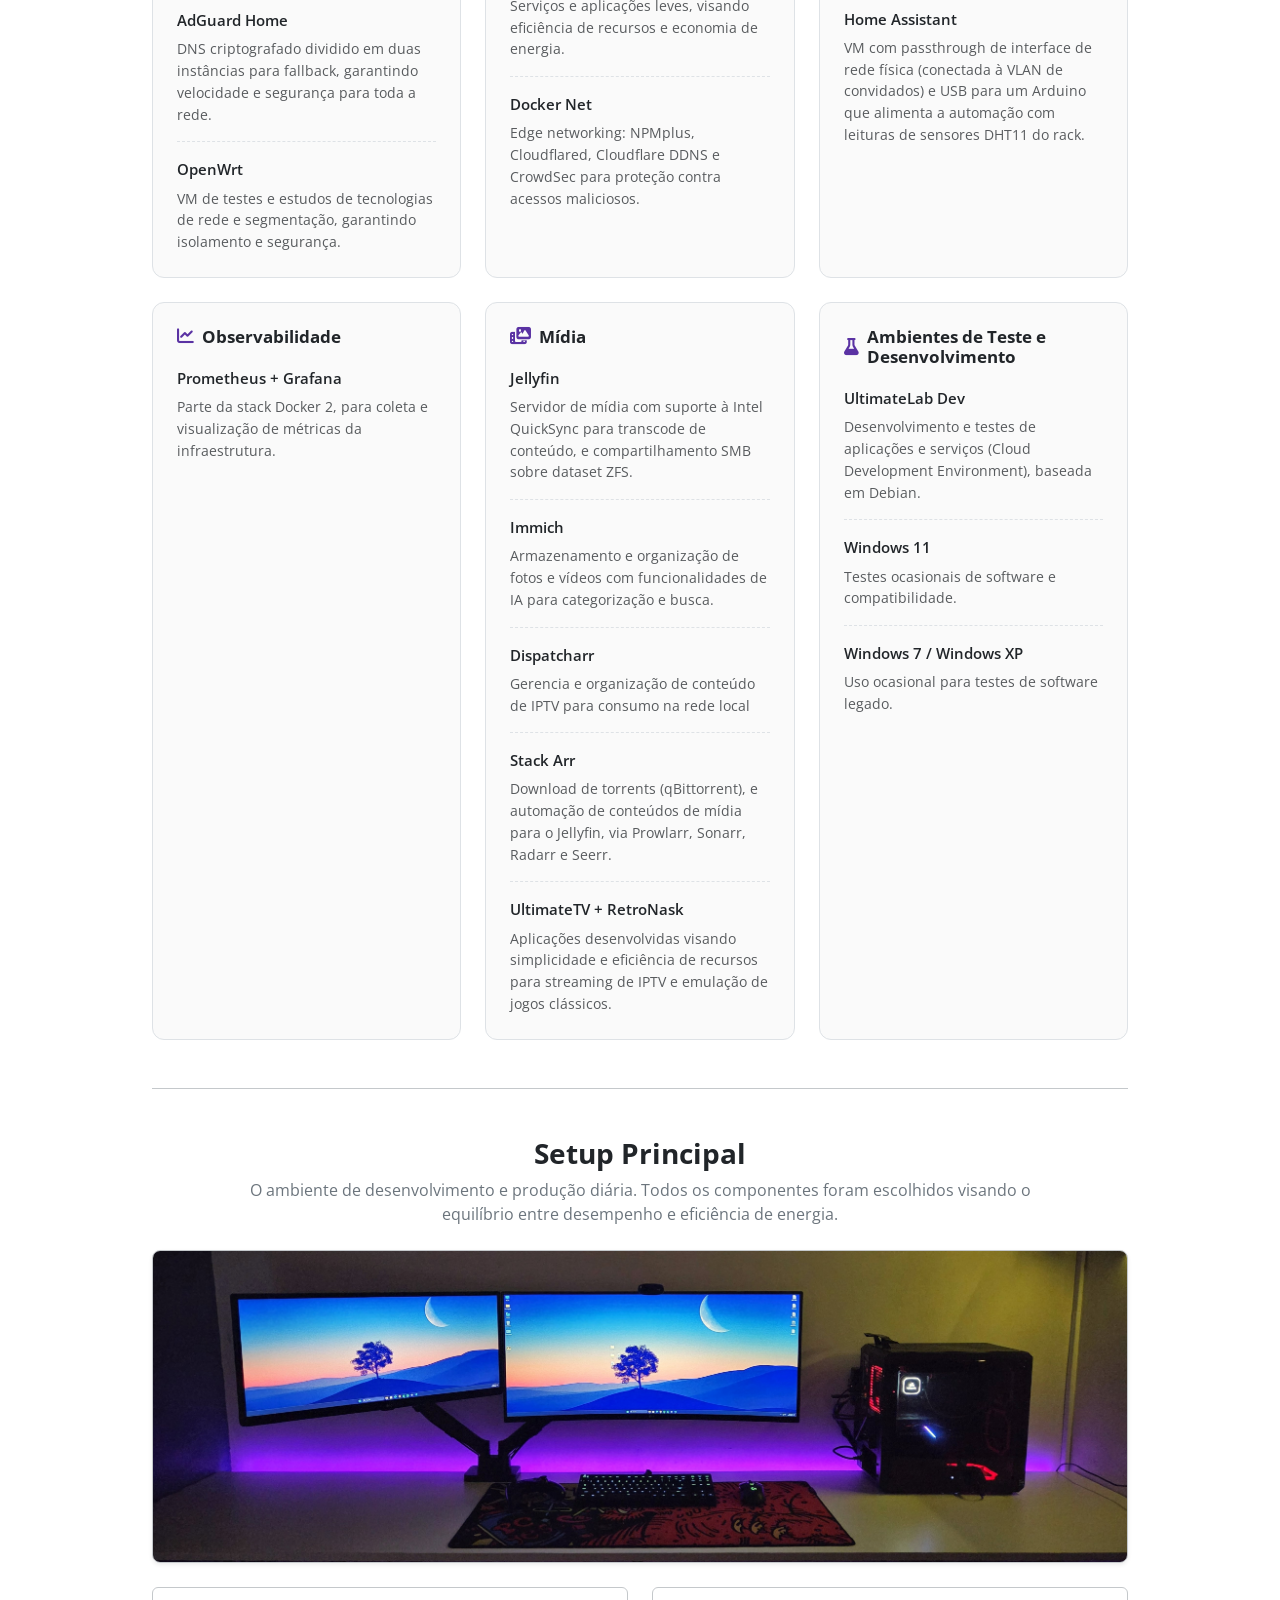
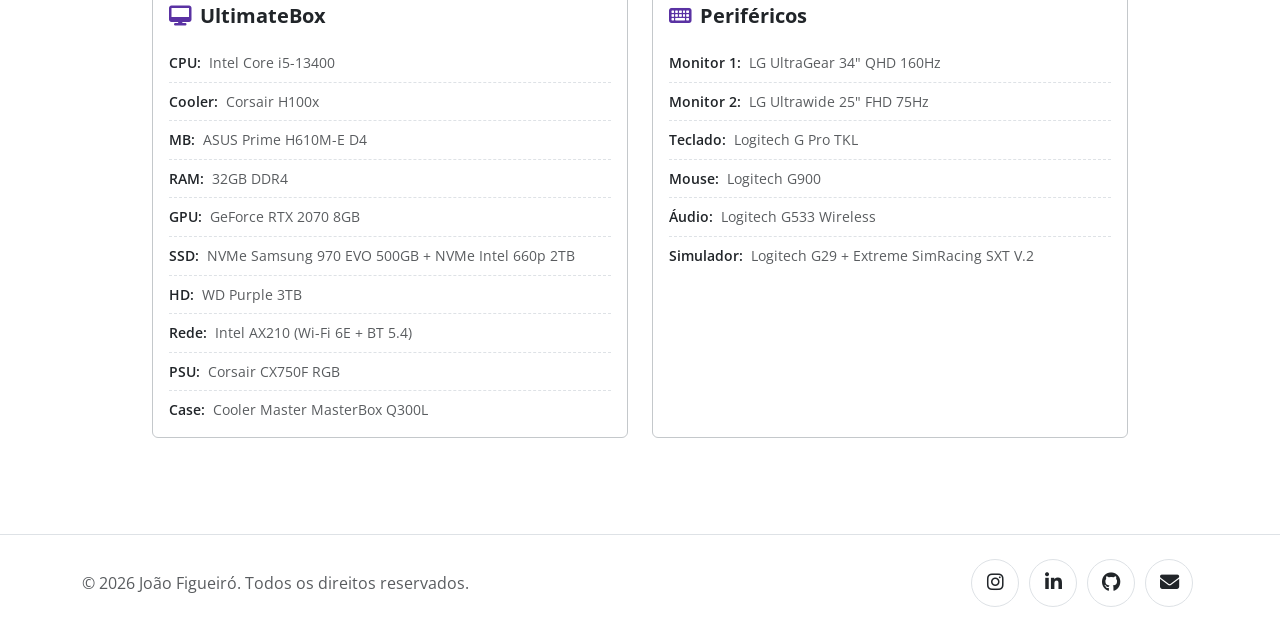
<file: html/ultimatelab.html>
<!DOCTYPE html>
<html lang="pt-br" data-bs-theme="auto">
<head>
    <meta charset="UTF-8">
    <meta name="viewport" content="width=device-width, initial-scale=1.0">
    <title>Laboratório | João Figueiró</title>
    <link rel="icon" href="images/favicon.png" type="image/png">
    <link rel="preconnect" href="https://fonts.googleapis.com">
    <link rel="preconnect" href="https://fonts.gstatic.com" crossorigin>
    <link href="https://fonts.googleapis.com/css2?family=Open+Sans:wght@300;400;600;700;800&display=swap" rel="stylesheet">
    
    <link href="https://cdn.jsdelivr.net/npm/bootstrap@5.3.3/dist/css/bootstrap.min.css" rel="stylesheet">
    <link rel="stylesheet" href="https://cdnjs.cloudflare.com/ajax/libs/font-awesome/6.4.0/css/all.min.css">

    <link rel="stylesheet" href="style.css?=v2">
    
    <style>
        .spec-list {
            list-style: none;
            padding-left: 0;
            margin-bottom: 0;
        }
        .spec-list li {
            padding-bottom: 0.5rem;
            margin-bottom: 0.5rem;
            border-bottom: 1px dashed var(--bs-border-color);
            font-size: 0.9rem;
        }
        .spec-list li:last-child {
            border-bottom: none;
            margin-bottom: 0;
            padding-bottom: 0;
        }
        .spec-label {
            font-weight: 600;
            color: var(--bs-body-color);
            margin-right: 0.5rem;
        }
        .spec-value {
            color: var(--bs-secondary-color);
        }
    </style>
</head>
<body>

    <nav class="navbar navbar-expand-lg pt-4 pb-3">
        <div class="container">
            <a class="navbar-brand" href="index.html">João Figueiró<span class="text-accent">.</span></a>
            
            <div class="mx-auto d-none d-lg-flex align-items-center gap-2">
                <a class="nav-link" href="index.html">Início</a>
                <a class="nav-link" href="projetos.html">Projetos</a>
                <a class="nav-link active" href="ultimatelab.html">Laboratório</a>
                <a class="nav-link" href="sobre.html">Sobre</a>
                <a class="nav-link" href="contato.html">Contato</a>
            </div>
            
            <button id="themeToggleBtn" class="theme-toggle" aria-label="Alternar Tema">
                <i class="fas fa-circle-half-stroke"></i>
            </button>
        </div>
    </nav>

    <main class="container flex-grow-1 py-5 mt-4" style="max-width: 1000px;">
        
        <div class="text-center mb-5">
            <h2 class="mb-3" style="font-weight: 800; letter-spacing: -1px; font-size: 2.5rem;">UltimateLab<span class="text-accent">.</span></h2>
            <p class="text-secondary fs-5 mx-auto" style="max-width: 700px;">
                Aqui é onde todas as nossas aventuras tecnológicas acontecem. Conheça um pouco da infraestrutura onde criamos, reiventamos tecnologias, aprendemos, nos divertimos, e por tabela, hospeda também este site!
            </p>
        </div>

        <div class="mb-5 pb-5 border-bottom border-secondary-subtle">
            <div class="text-center mb-4">
                <h3 class="fw-bold text-body">Infraestrutura de mini PCs</h3>
                <p class="text-secondary mx-auto" style="max-width: 800px;">
                    O cluster composto por dois nodes computacionais de virtualização possibilitam a oferta de serviços com redudância de funcionamento e eficiência de energia, reduzindo custos de manutenção ao mesmo tempo em que é possível desenvolver, hospedar e implementar aplicações incríveis em pequena escala.
                </p>
            </div>

            <div class="mb-4 text-center">
                <img src="images/ultimatelab.jpg" alt="Foto do Cluster" class="img-fluid rounded-3 border border-secondary-subtle shadow-sm" style="max-height: 400px; object-fit: cover; width: 100%;" onerror="this.style.display='none'">
            </div>

            <div class="row g-4">
                <div class="col-md-6 col-lg-4">
                    <div class="card h-100 bg-transparent border-secondary-subtle">
                        <div class="card-body">
                            <h5 class="card-title fw-bold mb-4 d-flex align-items-center gap-2">
                                <i class="fas fa-server text-accent"></i> Node 1
                            </h5>
                            <ul class="spec-list">
                                <li><span class="spec-label">Hardware:</span><span class="spec-value">ASRock Jupiter Q370</span></li>
                                <li><span class="spec-label">CPU:</span><span class="spec-value">Intel Core i5-8500T @ 2.10 GHz</span></li>
                                <li><span class="spec-label">RAM:</span><span class="spec-value">16GB DDR4</span></li>
                                <li><span class="spec-label">Storage:</span><span class="spec-value">1TB NVMe + 1TB SSD SATA</span></li>
                            </ul>
                        </div>
                    </div>
                </div>

                <div class="col-md-6 col-lg-4">
                    <div class="card h-100 bg-transparent border-secondary-subtle">
                        <div class="card-body">
                            <h5 class="card-title fw-bold mb-4 d-flex align-items-center gap-2">
                                <i class="fas fa-server text-accent"></i> Node 2
                            </h5>
                            <ul class="spec-list">
                                <li><span class="spec-label">Hardware:</span><span class="spec-value">LG V320</span></li>
                                <li><span class="spec-label">CPU:</span><span class="spec-value">Intel Core i5-3320M @ 2.60 GHz</span></li>
                                <li><span class="spec-label">RAM:</span><span class="spec-value">16GB DDR3</span></li>
                                <li><span class="spec-label">Storage:</span><span class="spec-value">256GB SSD + 1TB HD</span></li>
                            </ul>
                        </div>
                    </div>
                </div>

                <div class="col-md-12 col-lg-4">
                    <div class="card h-100 bg-transparent border-secondary-subtle border-accent">
                        <div class="card-body">
                            <h5 class="card-title fw-bold mb-4 d-flex align-items-center gap-2 text-accent">
                                <i class="fas fa-network-wired"></i> Rede & Energia
                            </h5>
                            <ul class="spec-list">
                                <li><span class="spec-label">Roteador:</span><span class="spec-value">TP-Link AX3000 (Wi-Fi 6)</span></li>
                                <li><span class="spec-label">UPS:</span><span class="spec-value">600VA / 300W</span></li>
                                <li><span class="spec-label">Consumo de energia:</span><span class="spec-value">Média 45W / Pico 90W</span></li>
                                <li><span class="spec-label">Monitoramento:</span><span class="spec-value">Arduino Mega + 2x DHT11</span></li>
                            </ul>
                        </div>
                    </div>
                </div>
            </div>
        </div>

        <div class="mb-5 pb-5 border-bottom border-secondary-subtle">
            <div class="text-center mb-4">
                <h3 class="fw-bold text-body">Aplicações e Serviços</h3>
                <p class="text-secondary mx-auto" style="max-width: 800px;">
                    Os nodes são baseados em Proxmox VE e distribuem as máquinas virtuais e containers entre eles, organizados por função e consumo de recursos.
                </p>
            </div>

            <div class="service-grid">

                <div class="service-category">
                    <h3><i class="fas fa-network-wired"></i>Rede</h3>
                    <ul class="service-list">
                        <li>
                            <div class="service-name">Tailscale </div>
                            <p>VPN baseado em WireGuard, possibilitando roteamento da rede local de forma segura e eficiente de qualquer lugar.</p>
                        </li>
                        <li>
                            <div class="service-name">AdGuard Home </div>
                            <p>DNS criptografado dividido em duas instâncias para fallback, garantindo velocidade e segurança para toda a rede.</p>
                        </li>
                        <li>
                            <div class="service-name">OpenWrt </div>
                            <p>VM de testes e estudos de tecnologias de rede e segmentação, garantindo isolamento e segurança.</p>
                        </li>
                    </ul>
                </div>

                <div class="service-category">
                    <h3><i class="fas fa-cloud"></i>Containerização</h3>
                    <ul class="service-list">
                        <li>
                            <div class="service-name">Docker Engine 1 </div>
                            <p>Serviços e aplicações que demandam maior poder computacional.</p>
                        </li>
                        <li>
                            <div class="service-name">Docker Engine 2 </div>
                            <p>Serviços e aplicações leves, visando eficiência de recursos e economia de energia.</p>
                        </li>
                        <li>
                            <div class="service-name">Docker Net </div>
                            <p>Edge networking: NPMplus, Cloudflared, Cloudflare DDNS e CrowdSec para proteção contra acessos maliciosos.</p>
                        </li>
                    </ul>
                </div>

                <div class="service-category">
                    <h3><i class="fas fa-microchip"></i>Automação e Inteligência Artificial</h3>
                    <ul class="service-list">
                        <li>
                            <div class="service-name">Ollama </div>
                            <p>Engine de inferência para modelos de linguagem rodando localmente, sem dependência de APIs externas.</p>
                        </li>
                        <li>
                            <div class="service-name">Home Assistant </div>
                            <p>VM com passthrough de interface de rede física (conectada à VLAN de convidados) e USB para um Arduino que alimenta a automação com leituras de sensores DHT11 do rack.</p>
                        </li>
                    </ul>
                </div>

                <div class="service-category">
                    <h3><i class="fas fa-chart-line"></i>Observabilidade</h3>
                    <ul class="service-list">
                        <li>
                            <div class="service-name">Prometheus + Grafana </div>
                            <p>Parte da stack Docker 2, para coleta e visualização de métricas da infraestrutura.</p>
                        </li>
                    </ul>
                </div>

                <div class="service-category">
                    <h3><i class="fas fa-photo-film"></i>Mídia</h3>
                    <ul class="service-list">
                        <li>
                            <div class="service-name">Jellyfin </div>
                            <p>Servidor de mídia com suporte à Intel QuickSync para transcode de conteúdo, e compartilhamento SMB sobre dataset ZFS. </p>
                        </li>
                        <li>
                            <div class="service-name">Immich </div>
                            <p>Armazenamento e organização de fotos e vídeos com funcionalidades de IA para categorização e busca.</p>
                        </li>
                        <li>
                            <div class="service-name">Dispatcharr </div>
                            <p>Gerencia e organização de conteúdo de IPTV para consumo na rede local</p>
                        </li>
                        <li>
                            <div class="service-name">Stack Arr </div>
                            <p>Download de torrents (qBittorrent), e automação de conteúdos de mídia para o Jellyfin, via Prowlarr, Sonarr, Radarr e Seerr.</p>
                        </li>
                        <li>
                            <div class="service-name">UltimateTV + RetroNask </div>
                            <p>Aplicações desenvolvidas visando simplicidade e eficiência de recursos para streaming de IPTV e emulação de jogos clássicos.</p>
                        </li>
                    </ul>
                </div>

                <div class="service-category">
                    <h3><i class="fas fa-flask"></i> Ambientes de Teste e Desenvolvimento</h3>
                    <ul class="service-list">
                        <li>
                            <div class="service-name">UltimateLab Dev </div>
                            <p>Desenvolvimento e testes de aplicações e serviços (Cloud Development Environment), baseada em Debian.</p>
                        </li>
                        <li>
                            <div class="service-name">Windows 11 </div>
                            <p>Testes ocasionais de software e compatibilidade.</p>
                        </li>
                        <li>
                            <div class="service-name">Windows 7 / Windows XP </div>
                            <p>Uso ocasional para testes de software legado.</p>
                        </li>
                    </ul>
                </div>

            </div>
        </div>

        <div class="mb-5">
            <div class="text-center mb-4">
                <h3 class="fw-bold text-body">Setup Principal</h3>
                <p class="text-secondary mx-auto" style="max-width: 800px;">
                    O ambiente de desenvolvimento e produção diária. Todos os componentes foram escolhidos visando o equilíbrio entre desempenho e eficiência de energia.
                </p>
            </div>

            <div class="mb-4 text-center">
                <img src="images/ultimatebox.jpg" alt="Foto do Setup Principal" class="img-fluid rounded-3 border border-secondary-subtle shadow-sm" style="max-height: 400px; object-fit: cover; width: 100%;" onerror="this.style.display='none'">
            </div>

            <div class="row g-4">
                <div class="col-md-6">
                    <div class="card h-100 bg-transparent border-secondary-subtle">
                        <div class="card-body">
                            <h5 class="card-title fw-bold mb-4 d-flex align-items-center gap-2">
                                <i class="fas fa-desktop text-accent"></i> UltimateBox
                            </h5>
                            <ul class="spec-list">
                                <li><span class="spec-label">CPU:</span><span class="spec-value">Intel Core i5-13400</span></li>
                                <li><span class="spec-label">Cooler:</span><span class="spec-value">Corsair H100x</span></li>
                                <li><span class="spec-label">MB:</span><span class="spec-value">ASUS Prime H610M-E D4</span></li>
                                <li><span class="spec-label">RAM:</span><span class="spec-value">32GB DDR4</span></li>
                                <li><span class="spec-label">GPU:</span><span class="spec-value">GeForce RTX 2070 8GB</span></li>
                                <li><span class="spec-label">SSD:</span><span class="spec-value">NVMe Samsung 970 EVO 500GB + NVMe Intel 660p 2TB</span></li>
                                <li><span class="spec-label">HD:</span><span class="spec-value">WD Purple 3TB</span></li>
                                <li><span class="spec-label">Rede:</span><span class="spec-value">Intel AX210 (Wi-Fi 6E + BT 5.4)</span></li>
                                <li><span class="spec-label">PSU:</span><span class="spec-value">Corsair CX750F RGB</span></li>
                                <li><span class="spec-label">Case:</span><span class="spec-value">Cooler Master MasterBox Q300L</span></li>
                            </ul>
                        </div>
                    </div>
                </div>

                <div class="col-md-6">
                    <div class="card h-100 bg-transparent border-secondary-subtle">
                        <div class="card-body">
                            <h5 class="card-title fw-bold mb-4 d-flex align-items-center gap-2">
                                <i class="fas fa-keyboard text-accent"></i> Periféricos
                            </h5>
                            <ul class="spec-list">
                                <li><span class="spec-label">Monitor 1:</span><span class="spec-value">LG UltraGear 34" QHD 160Hz</span></li>
                                <li><span class="spec-label">Monitor 2:</span><span class="spec-value">LG Ultrawide 25" FHD 75Hz</span></li>
                                <li><span class="spec-label">Teclado:</span><span class="spec-value">Logitech G Pro TKL</span></li>
                                <li><span class="spec-label">Mouse:</span><span class="spec-value">Logitech G900</span></li>
                                <li><span class="spec-label">Áudio:</span><span class="spec-value">Logitech G533 Wireless</span></li>
                                <li><span class="spec-label">Simulador:</span><span class="spec-value">Logitech G29 + Extreme SimRacing SXT V.2</span></li>
                            </ul>
                        </div>
                    </div>
                </div>
            </div>
        </div>

    </main>

    <footer class="w-100 border-top py-4 mt-auto">
        <div class="container d-flex flex-column flex-md-row justify-content-between align-items-center">
            
            <p class="text-muted mb-3 mb-md-0 fs-6">
                &copy; <span id="currentYear"></span> João Figueiró. Todos os direitos reservados.
            </p>
            
            <div class="d-flex">
                <a href="https://instagram.com/jvfigueiro" target="_blank" class="social-btn" aria-label="Instagram">
                    <i class="fab fa-instagram"></i>
                </a>
                <a href="https://linkedin.com/in/figueiro" target="_blank" class="social-btn" aria-label="LinkedIn">
                    <i class="fab fa-linkedin-in"></i>
                </a>
                <a href="https://github.com/jvfigueiro" target="_blank" class="social-btn" aria-label="GitHub">
                    <i class="fab fa-github"></i>
                </a>
                <a href="mailto:contato@jvfigueiro.com" class="social-btn" aria-label="E-mail">
                    <i class="fas fa-envelope"></i>
                </a>
            </div>
            
        </div>
    </footer>

    <script src="script.js"></script>

</body>
</html>
</file>
<file: html/style.css>
/* ==========================================================================
   jvfigueiro.com - Global Stylesheet
   ========================================================================== */

/* Base & Typography */
body {
    font-family: 'Open Sans', sans-serif;
    transition: background-color 0.3s ease, color 0.3s ease;
    min-height: 100vh;
    display: flex;
    flex-direction: column;
    overflow-x: hidden;
}

/* Accent Colors - Adaptive Purple */
:root {
    --accent-color: #5a32a3; /* Deep corporate purple for light mode */
}
[data-bs-theme="dark"] {
    --accent-color: #a855f7; /* Electric purple for dark/terminal mode */
}

.text-accent { 
    color: var(--accent-color) !important; 
}

/* Navigation Bar */
.navbar-brand { 
    font-weight: 700; 
    font-size: 1.5rem; 
    letter-spacing: -0.5px; 
}
.nav-link {
    font-weight: 600;
    font-size: 0.9rem;
    margin: 0 10px;
    color: var(--bs-body-color);
    transition: color 0.2s ease;
}
.nav-link:hover, .nav-link.active { 
    color: var(--accent-color); 
}
.nav-link.active { 
    border-bottom: 2px solid var(--accent-color); 
}

/* Theme Toggle Button */
.theme-toggle {
    cursor: pointer;
    background: none;
    border: none;
    color: var(--bs-body-color);
    font-size: 1.2rem;
    transition: transform 0.2s ease, color 0.2s ease;
}
.theme-toggle:hover { 
    color: var(--accent-color); 
    transform: rotate(15deg);
}

/* Custom Typography & Layout Elements */
.hero-subtitle {
    font-size: 0.85rem;
    font-weight: 700;
    letter-spacing: 2px;
    text-transform: uppercase;
    color: var(--accent-color);
    margin-bottom: 1rem;
    display: block;
}
.subtitle {
    font-size: 0.85rem;
    font-weight: 600;
    letter-spacing: 2px;
    text-transform: uppercase;
    color: var(--bs-secondary-color);
    margin-bottom: 1rem;
    display: block;
}
h1 { 
    font-size: 5rem; 
    font-weight: 800; 
    letter-spacing: -2px;
    line-height: 1.1;
    margin-bottom: 1.5rem;
}
.title-divider {
    width: 80px;
    height: 5px;
    background-color: var(--accent-color);
    margin-bottom: 1.5rem;
}

/* Custom Buttons (Hero / Action components) */
.btn-custom {
    display: inline-flex;
    align-items: center;
    gap: 0.5rem;
    font-weight: 600;
    padding: 0.75rem 1.5rem;
    border-radius: 0.4rem;
    transition: all 0.2s ease;
    text-decoration: none;
    font-size: 0.95rem;
}
.btn-primary-custom {
    background-color: var(--accent-color);
    color: #fff !important;
    border: 1px solid var(--accent-color);
}
.btn-primary-custom:hover {
    background-color: transparent;
    color: var(--accent-color) !important;
}
.btn-outline-custom {
    background-color: transparent;
    color: var(--bs-body-color);
    border: 1px solid var(--bs-border-color);
}
.btn-outline-custom:hover {
    border-color: var(--accent-color);
    color: var(--accent-color);
}

/* Core Competencies / Areas Section */
.areas-section { 
    margin-top: 4rem; 
}
.areas-title {
    font-size: 0.75rem;
    font-weight: 700;
    letter-spacing: 1.5px;
    color: var(--bs-secondary-color);
    margin-bottom: 1.5rem;
}
.area-item {
    display: flex;
    flex-direction: column;
    align-items: center;
    color: var(--bs-body-color);
    text-decoration: none;
    transition: color 0.2s ease;
    font-size: 0.85rem;
    font-weight: 600;
}
.area-item i {
    font-size: 1.8rem;
    margin-bottom: 0.5rem;
    color: var(--bs-secondary-color);
    transition: color 0.2s ease;
}
.area-item:hover, .area-item:hover i { 
    color: var(--accent-color); 
}

/* Projects Cards Grid */
.card { 
    transition: border-color 0.3s ease, transform 0.2s ease; 
}
.card:hover { 
    border-color: var(--accent-color) !important; 
    transform: translateY(-5px);
}

/* Footer / Social Media Round Buttons */
.social-btn {
    display: inline-flex;
    align-items: center;
    justify-content: center;
    width: 48px;
    height: 48px;
    border-radius: 50%;
    background-color: transparent;
    border: 1px solid var(--bs-border-color);
    color: var(--bs-body-color);
    font-size: 1.2rem;
    margin: 0 5px;
    text-decoration: none;
    transition: all 0.3s ease;
}
.social-btn:hover {
    background-color: var(--accent-color);
    color: #fff !important;
    border-color: var(--accent-color);
    transform: translateY(-4px);
    box-shadow: 0 4px 15px rgba(168, 85, 247, 0.35);
}

.hover-accent:hover { 
    color: var(--accent-color) !important; 
}

/* Typewriter Cursor */
.cursor {
    animation: blink 0.8s infinite;
    color: var(--accent-color);
    font-weight: bold;
    margin-left: 2px;
}
@keyframes blink {
    0%, 100% { opacity: 1; }
    50% { opacity: 0; }
}

.hero-main {
    min-height: calc(100vh - 100px);
}

.profile-avatar-container {
    width: 350px;
    height: 350px;
    border-radius: 50%;
    overflow: hidden;
    border: 4px solid var(--bs-border-color);
    box-shadow: 0 10px 30px rgba(0, 0, 0, 0.2);
    transition: transform 0.3s ease, border-color 0.3s ease;
    margin: 0 auto;
    background-color: var(--bs-body-bg);
}
.profile-avatar-container:hover {
    transform: scale(1.02);
    border-color: var(--accent-color);
}
.profile-avatar-image {
    width: 100%;
    height: 100%;
    object-fit: cover;
}

.spec-list {
    list-style: none;
    padding-left: 0;
    margin-bottom: 0;
}
.spec-list li {
    padding-bottom: 0.5rem;
    margin-bottom: 0.5rem;
    border-bottom: 1px dashed var(--bs-border-color);
    font-size: 0.9rem;
}
.spec-list li:last-child {
    border-bottom: none;
    margin-bottom: 0;
    padding-bottom: 0;
}
.spec-label {
    font-weight: 600;
    color: var(--bs-body-color);
    margin-right: 0.5rem;
}
.spec-value {
    color: var(--bs-secondary-color);
}

/* ==========================================================================
   Efeitos Visuais Sutis
   ========================================================================== */

/* Fade-in de entrada da página (suaviza a navegação entre páginas) */
body {
    opacity: 0;
}
body.page-loaded {
    opacity: 1;
    transition: opacity 0.35s ease;
}

/* Fade-in on scroll (genérico, aplicado via JS) */
.reveal-on-scroll {
    opacity: 0;
    transform: translateY(20px);
    transition: opacity 0.6s ease, transform 0.6s ease;
}
.reveal-on-scroll.is-visible {
    opacity: 1;
    transform: translateY(0);
}

/* Respeita usuários que preferem menos movimento */
@media (prefers-reduced-motion: reduce) {
    body { opacity: 1; transition: none; }
    .reveal-on-scroll { opacity: 1; transform: none; transition: none; }
}

/* Parallax leve no avatar da home */
.profile-avatar-container {
    will-change: transform;
}

/* Hover refinado nos cards de projeto (página Projetos) */
.project-list-item {
    transition: transform 0.25s ease, background-color 0.25s ease, box-shadow 0.25s ease;
}
.project-list-item:hover {
    transform: translateX(4px);
    box-shadow: 0 4px 20px rgba(0, 0, 0, 0.06);
}
[data-bs-theme="dark"] .project-list-item:hover {
    box-shadow: 0 4px 20px rgba(168, 85, 247, 0.08);
}

.project-icon-box {
    transition: transform 0.3s ease, background-color 0.3s ease;
}
.project-list-item:hover .project-icon-box {
    transform: scale(1.08) rotate(-4deg);
    background-color: rgba(90, 50, 163, 0.18);
}

/* Hover refinado nos cards de especificações (UltimateLab, GarageX5) */
.card.bg-transparent {
    transition: transform 0.25s ease, border-color 0.25s ease, box-shadow 0.25s ease;
}
.card.bg-transparent:hover {
    transform: translateY(-4px);
    box-shadow: 0 8px 24px rgba(0, 0, 0, 0.08);
}
[data-bs-theme="dark"] .card.bg-transparent:hover {
    box-shadow: 0 8px 24px rgba(168, 85, 247, 0.1);
}

/* Botões com leve elevação no hover, além da troca de cor já existente */
.btn-custom {
    transition: all 0.2s ease, transform 0.2s ease;
}
.btn-custom:hover {
    transform: translateY(-2px);
}

/* Timeline da página Sobre: leve destaque do marcador no hover do bloco pai */
.border-start.border-2 > div:hover > div[class*="rounded-circle"] {
    transform: scale(1.3);
}
.border-start.border-2 > div {
    transition: transform 0.2s ease;
}
.border-start.border-2 > div > div[class*="rounded-circle"] {
    transition: transform 0.25s ease;
}

/* ==========================================================================
   Estilos de Conteúdo (usados em GarageX5 e páginas similares)
   ========================================================================== */

.content-section {
    padding: 80px 0;
}

.section-title {
    font-weight: 800;
    letter-spacing: -1px;
    text-align: center;
    margin-bottom: 2.5rem;
    position: relative;
}
.section-title::after {
    content: '';
    display: block;
    width: 60px;
    height: 4px;
    background-color: var(--accent-color);
    margin: 0.75rem auto 0;
    border-radius: 2px;
}

.featured-image-container {
    position: relative;
    border-radius: 0.75rem;
    overflow: hidden;
    margin-bottom: 1.5rem;
    border: 1px solid var(--bs-border-color);
    box-shadow: 0 10px 30px rgba(0, 0, 0, 0.1);
}
.featured-image-container img {
    width: 100%;
    display: block;
    transition: transform 0.5s ease;
}
.featured-image-container:hover img {
    transform: scale(1.03);
}

/* Legenda sobreposta na parte inferior de uma imagem dentro de .featured-image-container */
.image-caption {
    position: absolute;
    bottom: 0;
    left: 0;
    width: 100%;
    padding: 1.5rem 1.25rem 0.9rem;
    background: linear-gradient(to top, rgba(0, 0, 0, 0.75) 0%, transparent 100%);
    color: #f1f1f1;
    font-size: 0.88rem;
    font-style: italic;
    text-align: center;
    margin: 0;
    pointer-events: none;
}

.projects-grid {
    display: grid;
    grid-template-columns: repeat(auto-fit, minmax(240px, 1fr));
    gap: 1.5rem;
    margin-bottom: 2rem;
}

.project-card {
    background-color: rgba(128, 128, 128, 0.04);
    border: 1px solid var(--bs-border-color);
    border-radius: 0.75rem;
    padding: 1.75rem;
    transition: transform 0.25s ease, border-color 0.25s ease, box-shadow 0.25s ease;
}
.project-card:hover {
    transform: translateY(-4px);
    border-color: var(--accent-color);
    box-shadow: 0 8px 24px rgba(0, 0, 0, 0.08);
}
.project-card .card-icon {
    font-size: 1.6rem;
    color: var(--accent-color);
    margin-bottom: 0.75rem;
    transition: transform 0.3s ease;
}
.project-card:hover .card-icon {
    transform: scale(1.1) rotate(-4deg);
}
.project-card h3 {
    font-size: 1.1rem;
    font-weight: 700;
}

.retrofit-container {
    margin-top: 1rem;
}
.retrofit-grid {
    display: grid;
    grid-template-columns: repeat(auto-fit, minmax(280px, 1fr));
    gap: 1.5rem;
}
.retrofit-category {
    background-color: rgba(128, 128, 128, 0.04);
    border: 1px solid var(--bs-border-color);
    border-radius: 0.75rem;
    padding: 1.5rem;
    transition: transform 0.25s ease, border-color 0.25s ease;
}
.retrofit-category:hover {
    transform: translateY(-3px);
    border-color: var(--accent-color);
}
.retrofit-category h3 {
    font-size: 1.05rem;
    font-weight: 700;
    margin-bottom: 1rem;
    display: flex;
    align-items: center;
    gap: 0.5rem;
    color: var(--bs-body-color);
}
.retrofit-category h3 i {
    color: var(--accent-color);
}
.retrofit-category ul {
    list-style: none;
    padding-left: 0;
    margin-bottom: 0;
}
.retrofit-category li {
    padding: 0.4rem 0;
    font-size: 0.9rem;
    color: var(--bs-secondary-color);
    display: flex;
    align-items: flex-start;
    gap: 0.5rem;
}
.retrofit-category li i {
    color: var(--accent-color);
    margin-top: 0.2rem;
    flex-shrink: 0;
}

.btn-linktree {
    display: inline-flex;
    align-items: center;
    gap: 0.5rem;
    padding: 0.6rem 1.25rem;
    border-radius: 2rem;
    background-color: var(--accent-color);
    color: #fff;
    text-decoration: none;
    font-weight: 600;
    font-size: 0.9rem;
    transition: transform 0.2s ease, opacity 0.2s ease;
}
.btn-linktree:hover {
    transform: translateY(-2px);
    opacity: 0.9;
    color: #fff;
}

.sobre-text {
    padding: 1.75rem;
    border-radius: 0.75rem;
    background-color: rgba(128, 128, 128, 0.06);
    border: 1px solid var(--bs-border-color);
    backdrop-filter: blur(5px);
}
.sobre-text p {
    color: var(--bs-secondary-color);
    line-height: 1.8;
    margin-bottom: 0;
}

.terminal-style {
    font-family: 'Courier New', monospace;
}

/* ==========================================================================
   Grade de Serviços (página UltimateLab)
   ========================================================================== */

.service-grid {
    display: grid;
    grid-template-columns: repeat(auto-fit, minmax(300px, 1fr));
    gap: 1.5rem;
}

.service-category {
    background-color: rgba(128, 128, 128, 0.04);
    border: 1px solid var(--bs-border-color);
    border-radius: 0.75rem;
    padding: 1.5rem;
    transition: transform 0.25s ease, border-color 0.25s ease, box-shadow 0.25s ease;
}
.service-category:hover {
    transform: translateY(-3px);
    border-color: var(--accent-color);
    box-shadow: 0 8px 24px rgba(0, 0, 0, 0.08);
}
[data-bs-theme="dark"] .service-category:hover {
    box-shadow: 0 8px 24px rgba(168, 85, 247, 0.1);
}

.service-category h3 {
    font-size: 1.05rem;
    font-weight: 700;
    margin-bottom: 1.25rem;
    display: flex;
    align-items: center;
    gap: 0.5rem;
    color: var(--bs-body-color);
}
.service-category h3 i {
    color: var(--accent-color);
}

.service-list {
    list-style: none;
    padding-left: 0;
    margin-bottom: 0;
}
.service-list li {
    padding-bottom: 1rem;
    margin-bottom: 1rem;
    border-bottom: 1px dashed var(--bs-border-color);
}
.service-list li:last-child {
    padding-bottom: 0;
    margin-bottom: 0;
    border-bottom: none;
}

.service-name {
    font-weight: 600;
    font-size: 0.95rem;
    color: var(--bs-body-color);
    margin-bottom: 0.4rem;
    display: flex;
    align-items: center;
    flex-wrap: wrap;
    gap: 0.5rem;
}

.service-list p {
    font-size: 0.85rem;
    color: var(--bs-secondary-color);
    line-height: 1.6;
    margin-bottom: 0;
}

.node-badge {
    font-size: 0.7rem;
    font-weight: 600;
    padding: 0.2rem 0.55rem;
    border-radius: 1rem;
    background-color: rgba(90, 50, 163, 0.1);
    color: var(--accent-color);
    border: 1px solid rgba(90, 50, 163, 0.25);
    white-space: nowrap;
}
[data-bs-theme="dark"] .node-badge {
    background-color: rgba(168, 85, 247, 0.12);
    border-color: rgba(168, 85, 247, 0.3);
}
</file>
